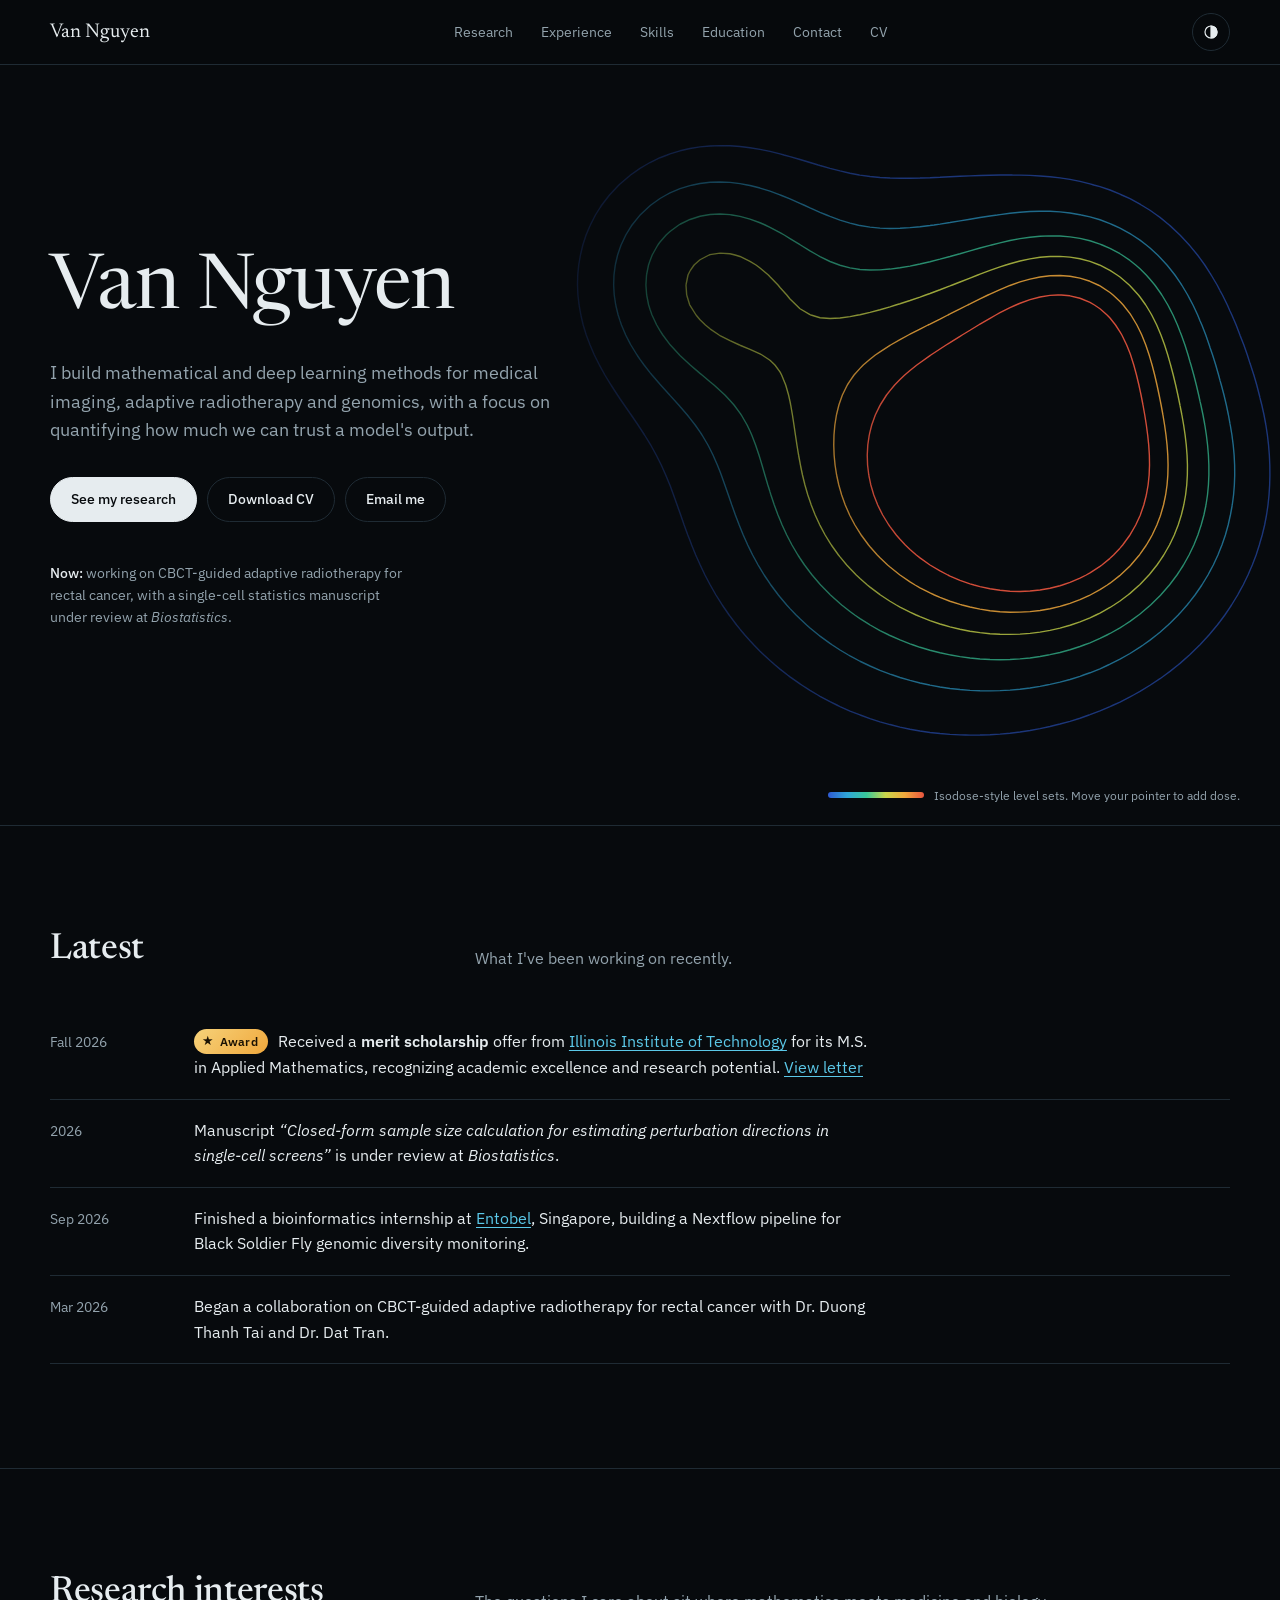
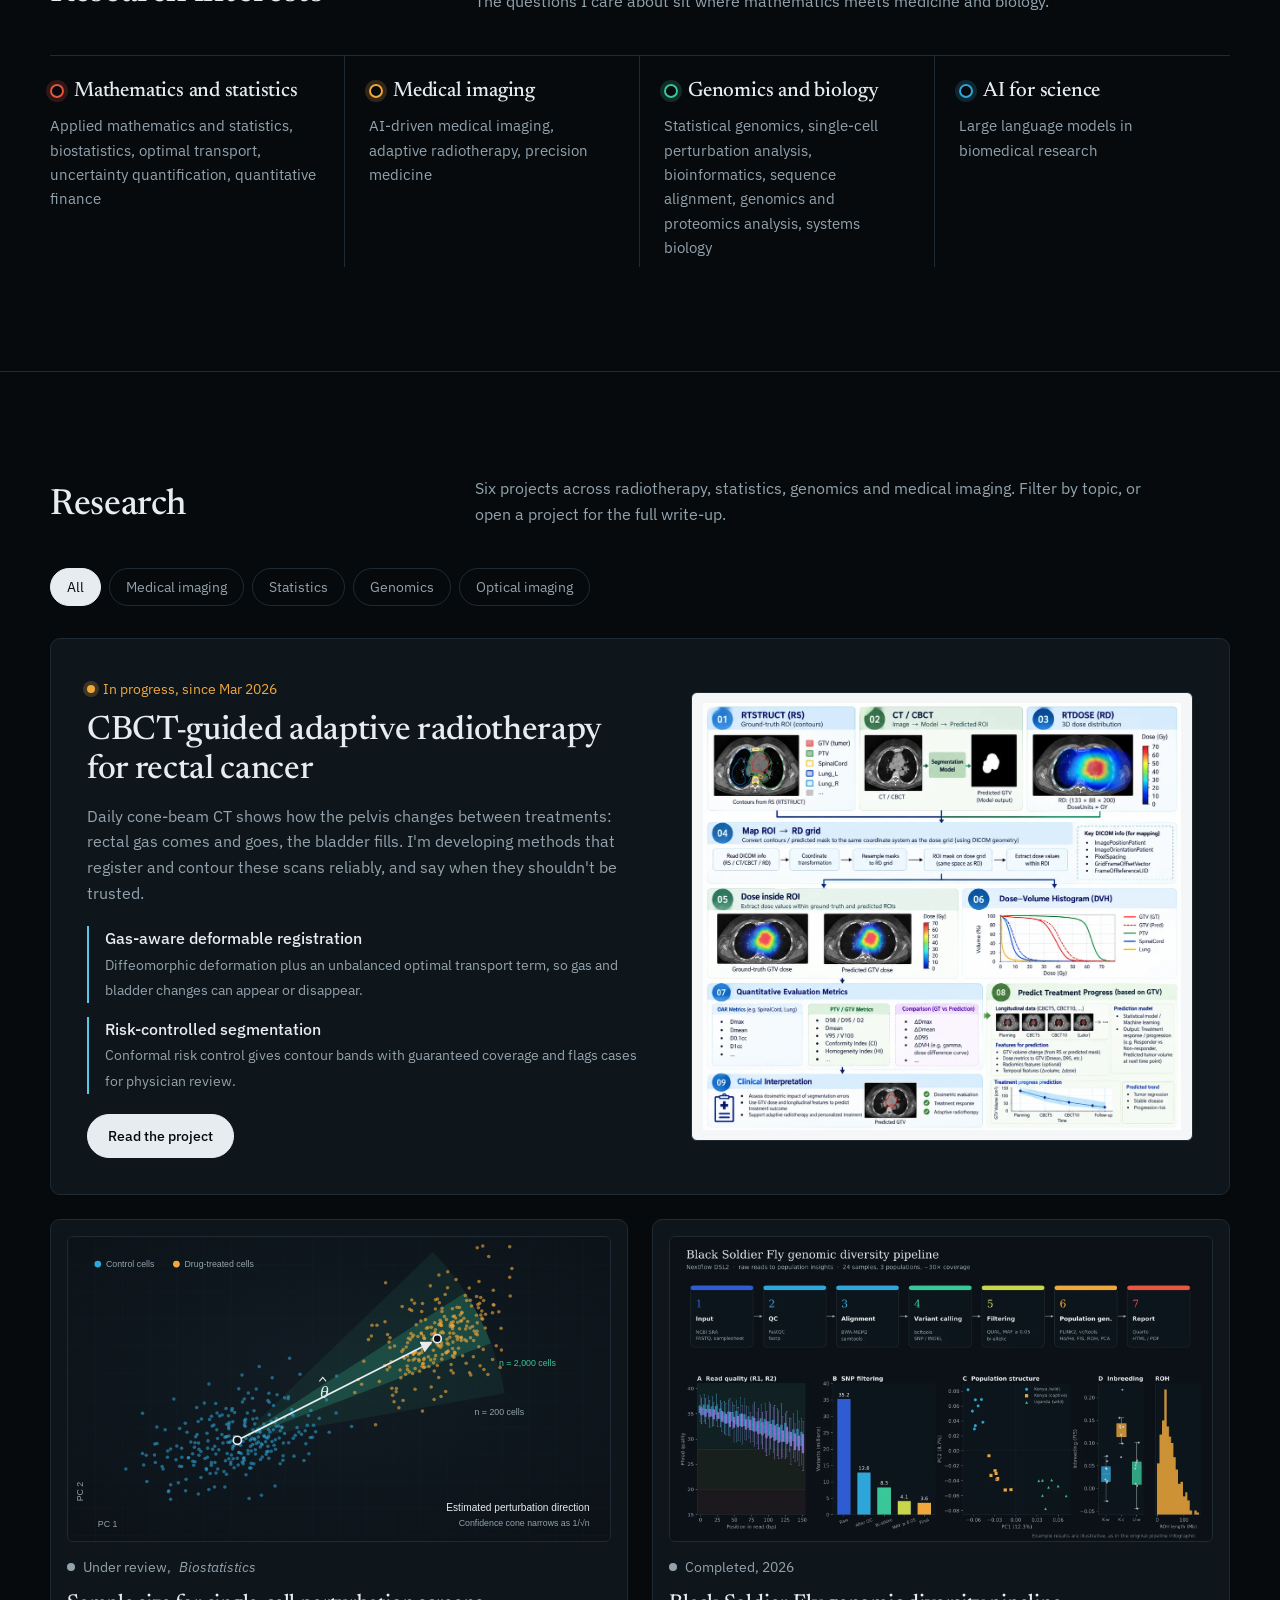
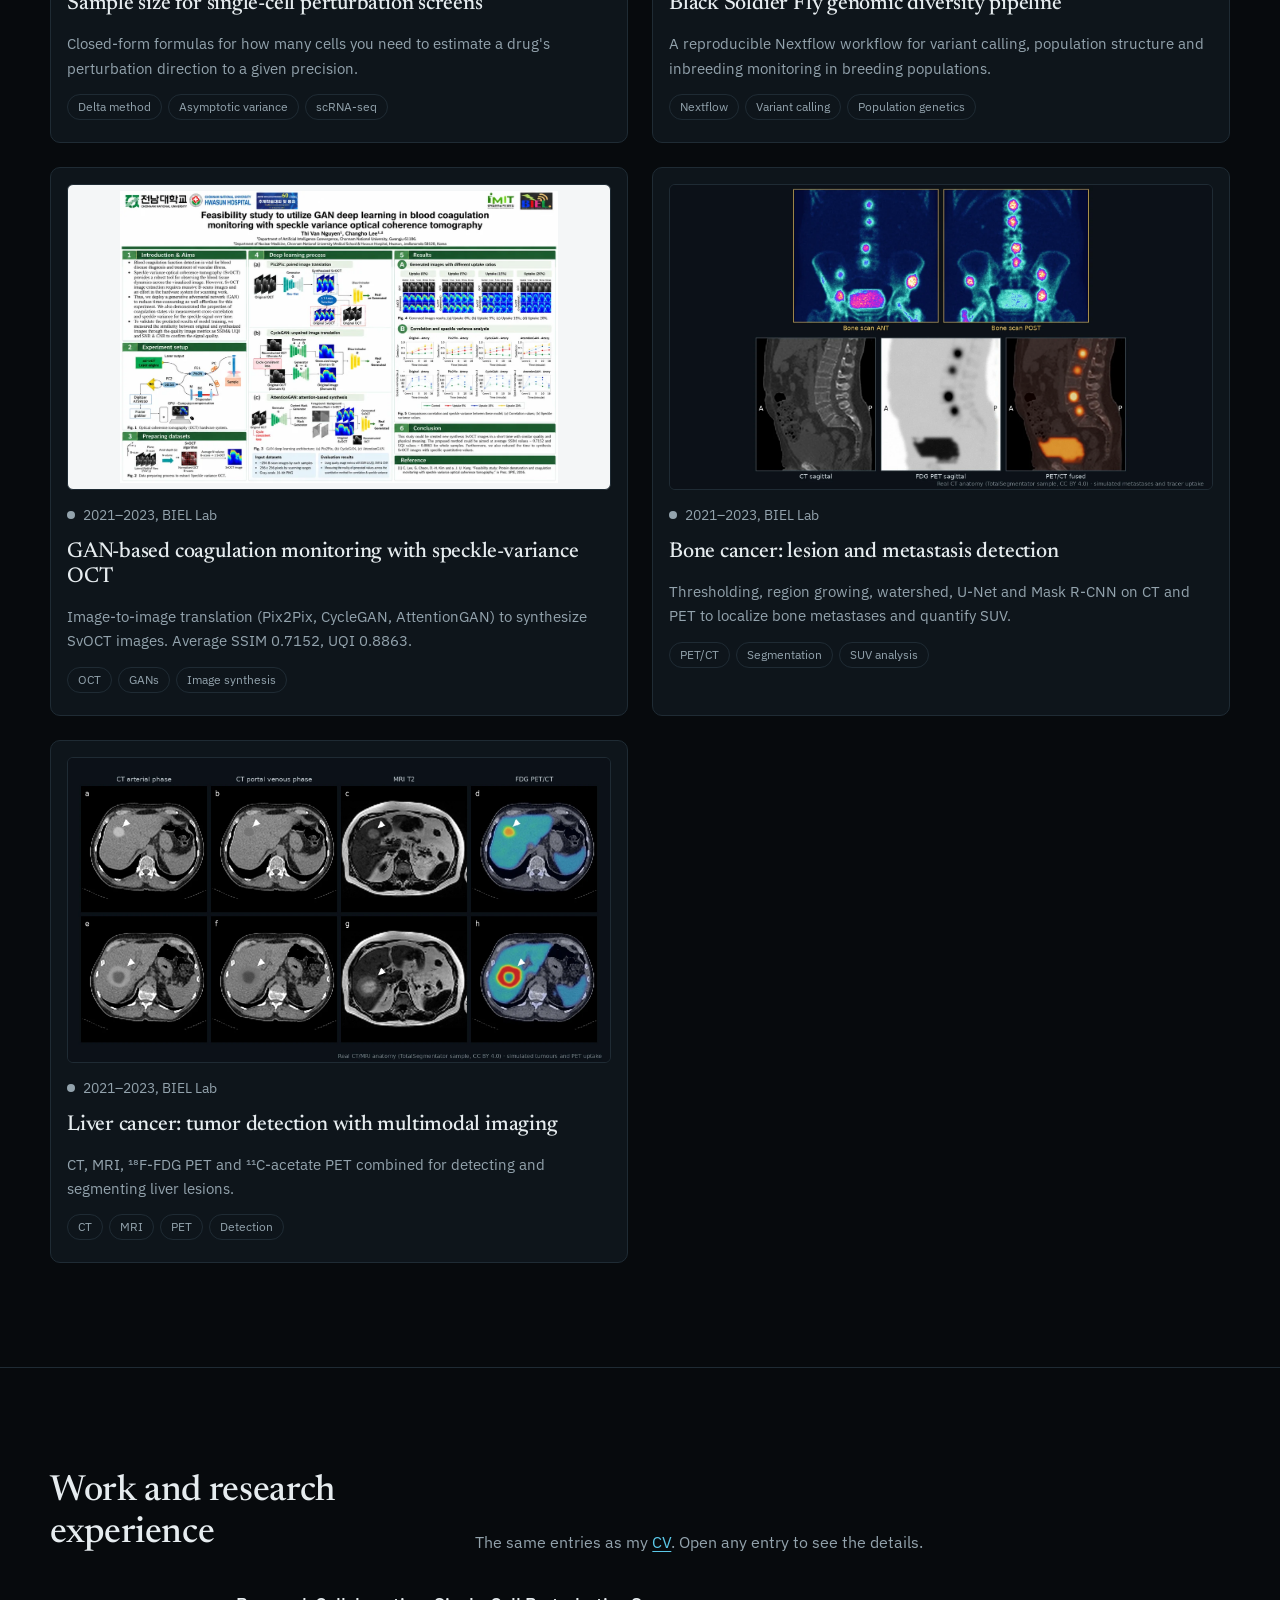
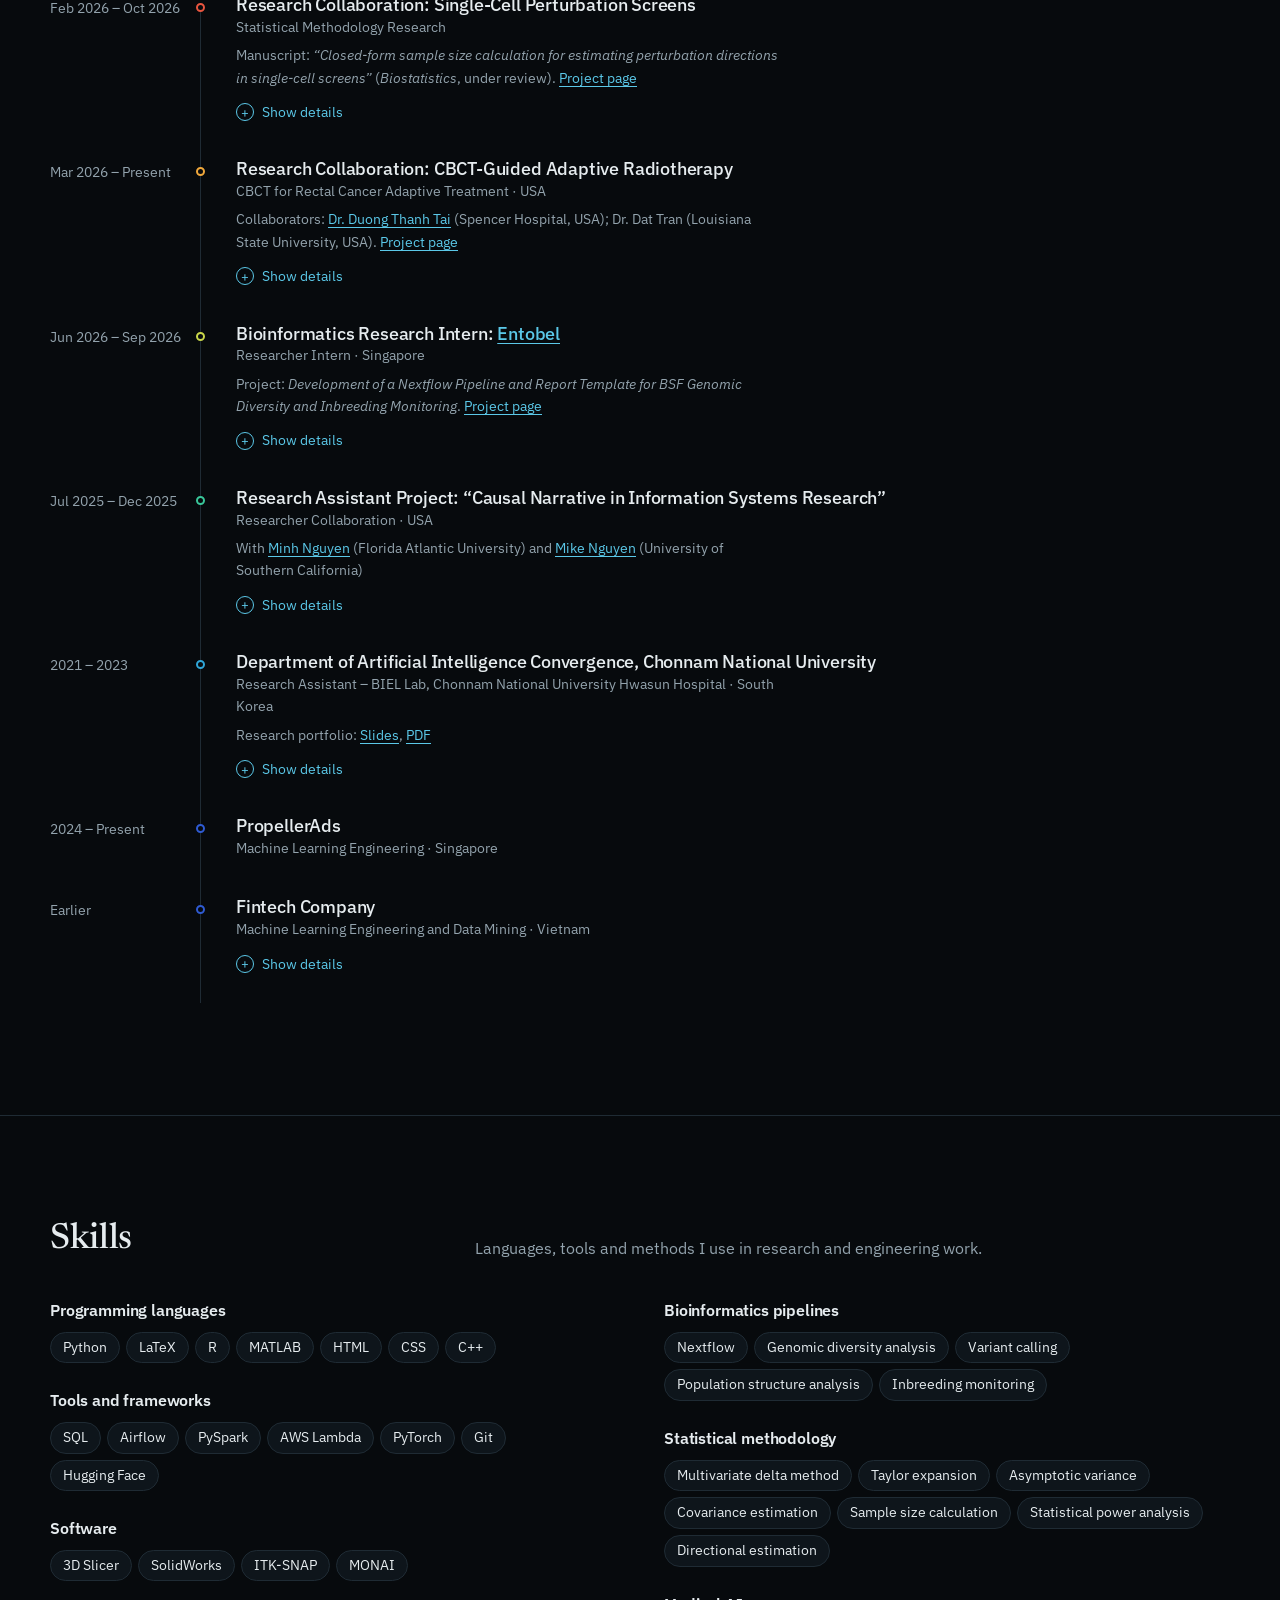
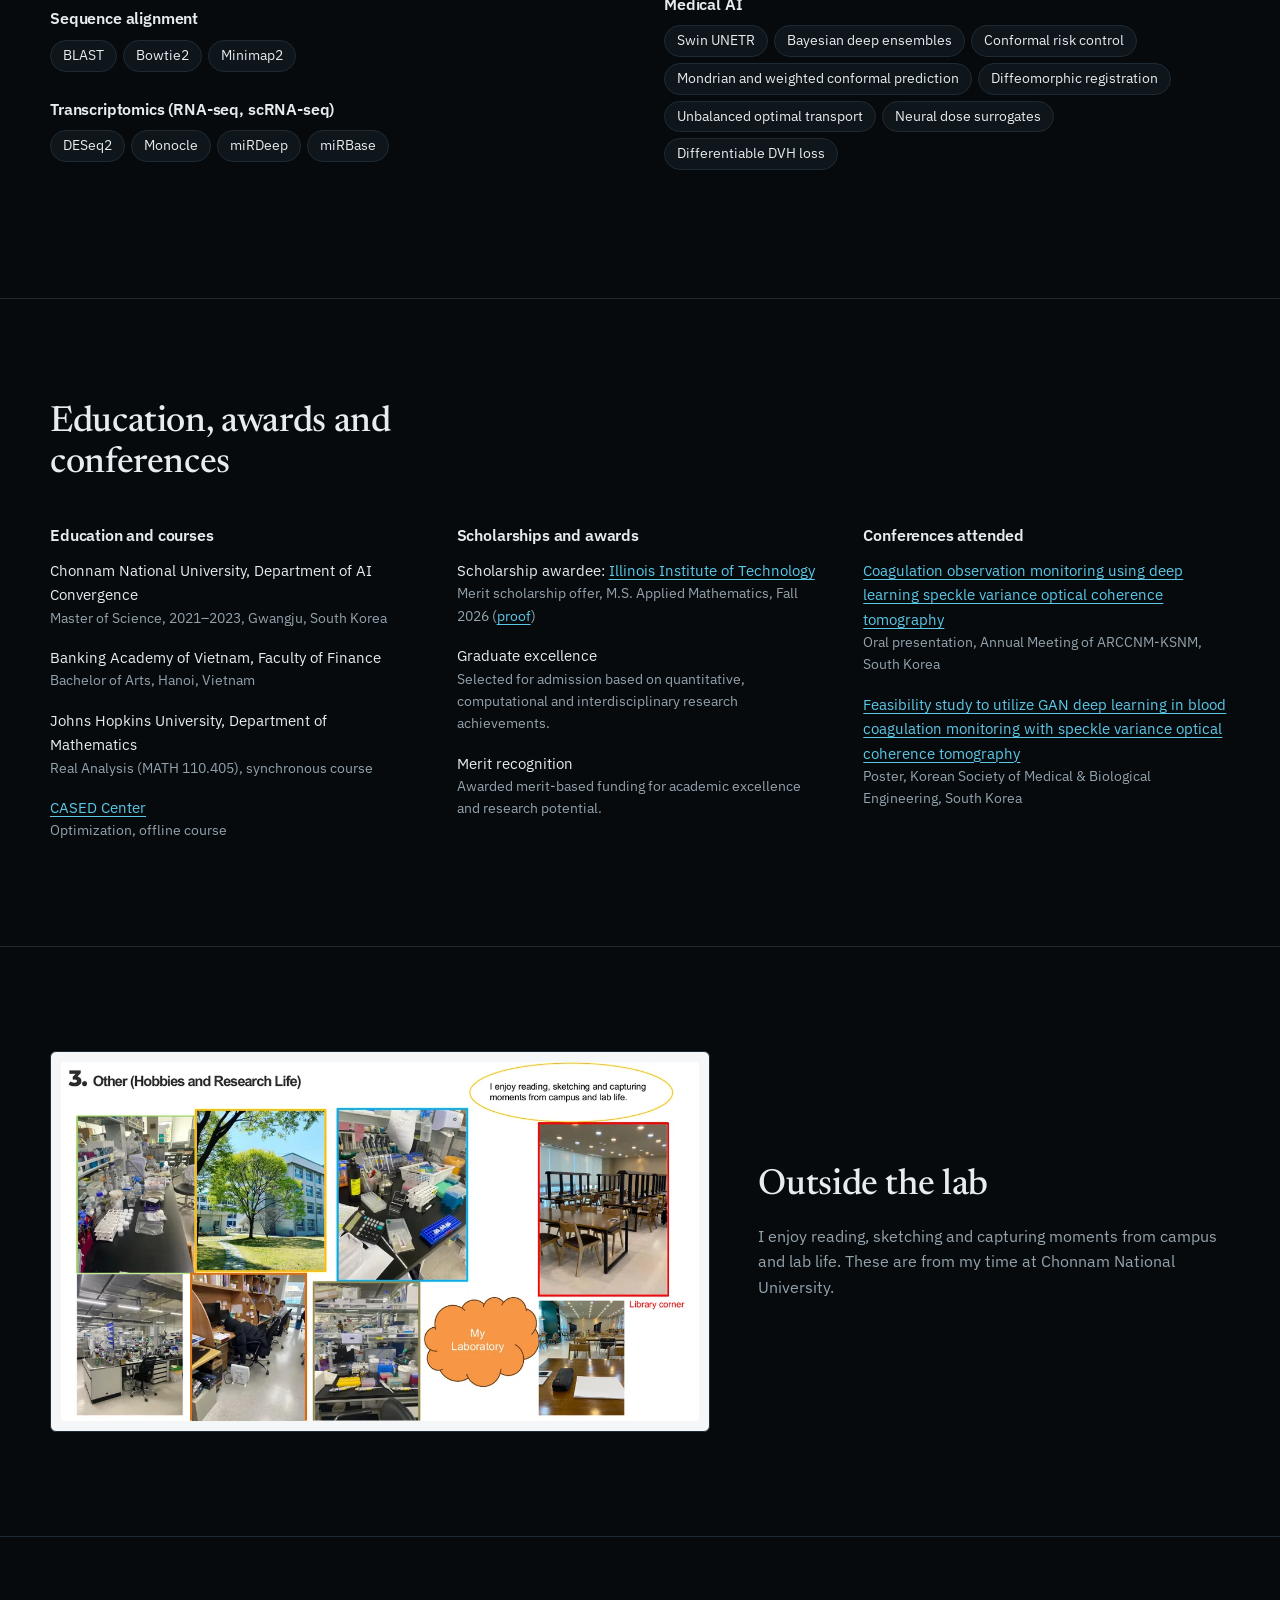
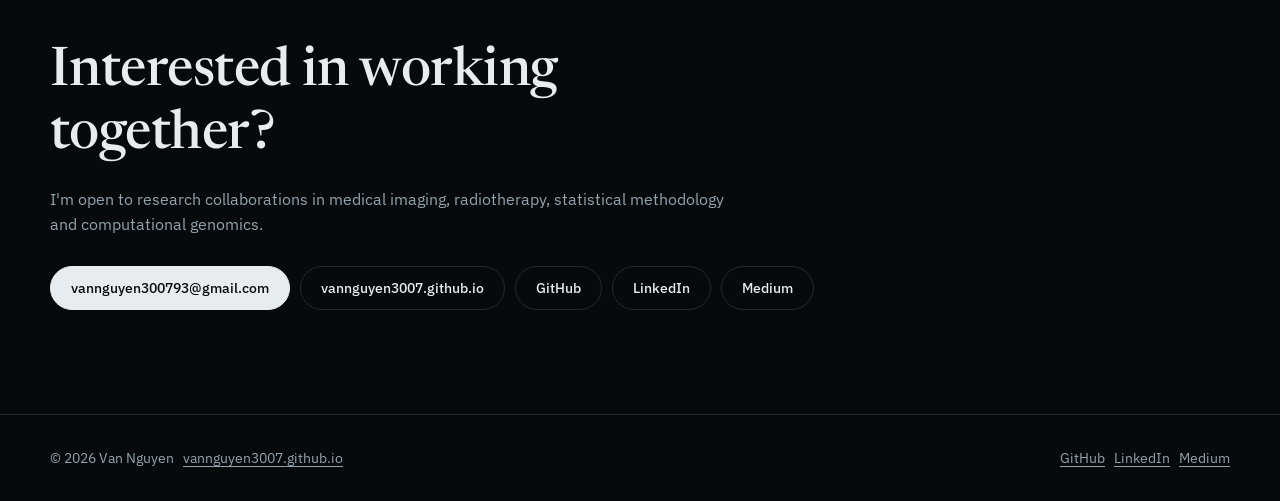
<file: index.html>
<!doctype html>
<html lang="en">
<head>
  <meta charset="utf-8">
  <meta name="viewport" content="width=device-width, initial-scale=1">
  <title>Van Nguyen — Medical imaging, statistics and genomics research</title>
  <meta name="description" content="Van Nguyen builds mathematical and deep learning methods for CBCT-guided radiotherapy, medical imaging, single-cell statistics and genomics.">
  <meta property="og:title" content="Van Nguyen — Research">
  <meta property="og:description" content="Mathematical and deep learning methods for medical imaging, radiotherapy and genomics.">
  <meta property="og:image" content="assets/figures/thumbs/ct-cbct-workflow.webp">
  <link rel="icon" href="data:image/svg+xml,<svg xmlns='http://www.w3.org/2000/svg' viewBox='0 0 32 32'><circle cx='16' cy='16' r='13' fill='none' stroke='%232fa6d8' stroke-width='2'/><circle cx='16' cy='16' r='8' fill='none' stroke='%23f0a83c' stroke-width='2'/><circle cx='16' cy='16' r='3' fill='%23e8553f'/></svg>">
  <link rel="preconnect" href="https://fonts.googleapis.com">
  <link rel="preconnect" href="https://fonts.gstatic.com" crossorigin>
  <link rel="stylesheet" href="https://fonts.googleapis.com/css2?family=IBM+Plex+Sans:wght@400;500;600&family=Newsreader:opsz,wght@6..72,400;6..72,500&display=swap">
  <link rel="stylesheet" href="assets/css/main.css">
  <!-- Apply a saved theme before first paint (avoids a flash) -->
  <script>try{var t=localStorage.getItem("theme");if(t)document.documentElement.dataset.theme=t}catch(e){}</script>
  <script src="assets/js/main.js" defer></script>
</head>
<body>
<a class="skip" href="#main">Skip to content</a>

<!-- ===== HEADER (same on every page; project pages use ../ paths) ===== -->
<header class="site-header">
  <div class="wrap">
    <a class="brand" href="index.html">Van Nguyen</a>
    <nav class="nav" aria-label="Main">
      <a href="#research">Research</a>
      <a href="#experience">Experience</a>
      <a href="#skills">Skills</a>
      <a href="#education">Education</a>
      <a href="#contact">Contact</a>
      <a href="cv/Van_Nguyen_CV.pdf" target="_blank" rel="noopener">CV</a>
    </nav>
    <div style="display:flex;gap:8px">
      <button class="icon-btn" data-theme-toggle aria-label="Switch theme">
        <svg viewBox="0 0 24 24" fill="none" stroke="currentColor" stroke-width="1.6" aria-hidden="true"><circle cx="12" cy="12" r="8"/><path d="M12 4a8 8 0 0 1 0 16z" fill="currentColor"/></svg>
      </button>
      <button class="icon-btn menu-btn" data-menu-toggle aria-label="Open menu" aria-expanded="false">
        <svg viewBox="0 0 24 24" fill="none" stroke="currentColor" stroke-width="1.6" aria-hidden="true"><path d="M4 7h16M4 12h16M4 17h16"/></svg>
      </button>
    </div>
  </div>
</header>

<main id="main">

<!-- ===== HERO ===== -->
<section class="hero">
  <canvas id="isodose" aria-hidden="true"></canvas>
  <div class="wrap">
    <h1>Van Nguyen</h1>
    <p class="lede">I build mathematical and deep learning methods for medical imaging, adaptive radiotherapy and genomics, with a focus on quantifying how much we can trust a model's output.</p>
    <div class="actions">
      <a class="btn btn-primary" href="#research">See my research</a>
      <a class="btn" href="cv/Van_Nguyen_CV.pdf" target="_blank" rel="noopener">Download CV</a>
      <a class="btn" href="mailto:vannguyen300793@gmail.com">Email me</a>
    </div>
    <p class="now"><strong>Now:</strong> working on CBCT-guided adaptive radiotherapy for rectal cancer, with a single-cell statistics manuscript under review at <em>Biostatistics</em>.</p>
  </div>
  <div class="hero-caption" aria-hidden="true"><span class="ramp"></span> Isodose-style level sets. Move your pointer to add dose.</div>
</section>

<!-- ===== NEWS (newest first; add a new <li> at the top) ===== -->
<section class="section" id="news">
  <div class="wrap">
    <div class="section-head">
      <h2>Latest</h2>
      <p>What I've been working on recently.</p>
    </div>
    <ol class="news">
      <li class="is-award"><time>Fall 2026</time><p><span class="badge">Award</span>Received a <strong>merit scholarship</strong> offer from <a href="https://www.iit.edu" target="_blank" rel="noopener">Illinois Institute of Technology</a> for its M.S. in Applied Mathematics, recognizing academic excellence and research potential. <a href="https://drive.google.com/file/d/1VCt526qvBpE7OSZRgID-w9DDtick_YuT/view?usp=sharing" target="_blank" rel="noopener">View letter</a></p></li>
      <li><time>2026</time><p>Manuscript <em>“Closed-form sample size calculation for estimating perturbation directions in single-cell screens”</em> is under review at <em>Biostatistics</em>.</p></li>
      <li><time>Sep 2026</time><p>Finished a bioinformatics internship at <a href="https://entobel.com" target="_blank" rel="noopener">Entobel</a>, Singapore, building a Nextflow pipeline for Black Soldier Fly genomic diversity monitoring.</p></li>
      <li><time>Mar 2026</time><p>Began a collaboration on CBCT-guided adaptive radiotherapy for rectal cancer with Dr. Duong Thanh Tai and Dr. Dat Tran.</p></li>
    </ol>
  </div>
</section>

<!-- ===== RESEARCH INTERESTS (from the CV, grouped into four areas) ===== -->
<section class="section" id="interests">
  <div class="wrap">
    <div class="section-head">
      <h2>Research interests</h2>
      <p>The questions I care about sit where mathematics meets medicine and biology.</p>
    </div>
    <div class="interests">
      <div class="interest" style="--mark: var(--iso-6)"><h3>Mathematics and statistics</h3><p>Applied mathematics and statistics, biostatistics, optimal transport, uncertainty quantification, quantitative finance</p></div>
      <div class="interest" style="--mark: var(--iso-5)"><h3>Medical imaging</h3><p>AI-driven medical imaging, adaptive radiotherapy, precision medicine</p></div>
      <div class="interest" style="--mark: var(--iso-3)"><h3>Genomics and biology</h3><p>Statistical genomics, single-cell perturbation analysis, bioinformatics, sequence alignment, genomics and proteomics analysis, systems biology</p></div>
      <div class="interest" style="--mark: var(--iso-2)"><h3>AI for science</h3><p>Large language models in biomedical research</p></div>
    </div>
  </div>
</section>

<!-- ===== RESEARCH =====
     To add a project: copy one <article class="project"> block, change the
     link, image, text and data-topics. Topics must match a filter button. -->
<section class="section" id="research">
  <div class="wrap">
    <div class="section-head">
      <h2>Research</h2>
      <p>Six projects across radiotherapy, statistics, genomics and medical imaging. Filter by topic, or open a project for the full write-up.</p>
    </div>

    <div class="filters" role="group" aria-label="Filter projects by topic">
      <button data-filter="all" aria-pressed="true">All</button>
      <button data-filter="imaging" aria-pressed="false">Medical imaging</button>
      <button data-filter="stats" aria-pressed="false">Statistics</button>
      <button data-filter="genomics" aria-pressed="false">Genomics</button>
      <button data-filter="optics" aria-pressed="false">Optical imaging</button>
    </div>

    <!-- Featured (current) project -->
    <article class="feature" data-topics="imaging stats">
      <div>
        <span class="status is-active">In progress, since Mar 2026</span>
        <h3>CBCT-guided adaptive radiotherapy for rectal cancer</h3>
        <p class="muted">Daily cone-beam CT shows how the pelvis changes between treatments: rectal gas comes and goes, the bladder fills. I'm developing methods that register and contour these scans reliably, and say when they shouldn't be trusted.</p>
        <ul class="directions">
          <li><strong>Gas-aware deformable registration</strong><span>Diffeomorphic deformation plus an unbalanced optimal transport term, so gas and bladder changes can appear or disappear.</span></li>
          <li><strong>Risk-controlled segmentation</strong><span>Conformal risk control gives contour bands with guaranteed coverage and flags cases for physician review.</span></li>
        </ul>
        <a class="btn btn-primary" href="research/radiotherapy.html">Read the project</a>
      </div>
      <a class="plate" href="assets/figures/ct-cbct-workflow.png" target="_blank" rel="noopener" aria-label="Open the CT/CBCT workflow figure at full size">
        <img src="assets/figures/thumbs/ct-cbct-workflow.webp" alt="Workflow diagram: RTSTRUCT contours, CT/CBCT segmentation and RTDOSE are mapped to one dose grid, then compared with dose-volume histograms and tracked across treatment fractions." width="1100" height="981" loading="lazy">
      </a>
    </article>

    <div class="projects">
      <article class="project" data-topics="stats genomics">
        <a class="plate plate-art" href="research/perturbation.html" aria-label="Open the perturbation project">
          <img src="assets/figures/art/perturbation.svg" alt="Illustration: control and drug-treated cells in PCA space, with the estimated perturbation direction and confidence cones that narrow as the number of cells grows." width="800" height="450" loading="lazy">
        </a>
        <div class="meta"><span class="status">Under review, <em>Biostatistics</em></span></div>
        <h3><a href="research/perturbation.html">Sample size for single-cell perturbation screens</a></h3>
        <p>Closed-form formulas for how many cells you need to estimate a drug's perturbation direction to a given precision.</p>
        <ul class="tags"><li>Delta method</li><li>Asymptotic variance</li><li>scRNA-seq</li></ul>
      </article>

      <article class="project" data-topics="genomics">
        <a class="plate plate-art" href="research/genomics.html" aria-label="Open the genomics pipeline project">
          <img src="assets/figures/art/bsf-genomics.webp" alt="Seven-step Nextflow pipeline from NCBI SRA reads to a Quarto report, with example results: read quality, SNP filtering from 35.2 to 3.6 million variants, PCA of three populations, and inbreeding and runs of homozygosity." width="1600" height="900" loading="lazy">
        </a>
        <div class="meta"><span class="status">Completed, 2026</span></div>
        <h3><a href="research/genomics.html">Black Soldier Fly genomic diversity pipeline</a></h3>
        <p>A reproducible Nextflow workflow for variant calling, population structure and inbreeding monitoring in breeding populations.</p>
        <ul class="tags"><li>Nextflow</li><li>Variant calling</li><li>Population genetics</li></ul>
      </article>

      <article class="project" data-topics="optics imaging">
        <a class="plate" href="assets/figures/gan-svoct-original-poster.png" target="_blank" rel="noopener" aria-label="Open poster at full size">
          <img src="assets/figures/thumbs/gan-svoct-original-poster.webp" alt="Research poster on GAN-based synthesis of speckle-variance OCT images for blood coagulation monitoring." loading="lazy">
        </a>
        <div class="meta"><span class="status">2021–2023, BIEL Lab</span></div>
        <h3><a href="research/svoct.html">GAN-based coagulation monitoring with speckle-variance OCT</a></h3>
        <p>Image-to-image translation (Pix2Pix, CycleGAN, AttentionGAN) to synthesize SvOCT images. Average SSIM 0.7152, UQI 0.8863.</p>
        <ul class="tags"><li>OCT</li><li>GANs</li><li>Image synthesis</li></ul>
      </article>

      <article class="project" data-topics="imaging">
        <a class="plate plate-art" href="research/bone.html" aria-label="Open the bone cancer project">
          <img src="assets/figures/art/bone-cancer.webp" alt="Bone metastases on a real CT of the lumbar spine and pelvis: anterior and posterior bone-scan views with hotspots, sagittal CT, FDG PET and fused PET/CT. Lesions and tracer uptake are simulated." width="1600" height="900" loading="lazy">
        </a>
        <div class="meta"><span class="status">2021–2023, BIEL Lab</span></div>
        <h3><a href="research/bone.html">Bone cancer: lesion and metastasis detection</a></h3>
        <p>Thresholding, region growing, watershed, U-Net and Mask R-CNN on CT and PET to localize bone metastases and quantify SUV.</p>
        <ul class="tags"><li>PET/CT</li><li>Segmentation</li><li>SUV analysis</li></ul>
      </article>

      <article class="project" data-topics="imaging">
        <a class="plate plate-art" href="research/liver.html" aria-label="Open the liver cancer project">
          <img src="assets/figures/art/liver-cancer.webp" alt="Two liver tumors on real abdominal CT and MRI: arterial and portal venous CT, T2 MRI and FDG PET/CT, with arrowheads marking the lesions. Tumors and PET uptake are simulated." width="1600" height="900" loading="lazy">
        </a>
        <div class="meta"><span class="status">2021–2023, BIEL Lab</span></div>
        <h3><a href="research/liver.html">Liver cancer: tumor detection with multimodal imaging</a></h3>
        <p>CT, MRI, ¹⁸F-FDG PET and ¹¹C-acetate PET combined for detecting and segmenting liver lesions.</p>
        <ul class="tags"><li>CT</li><li>MRI</li><li>PET</li><li>Detection</li></ul>
      </article>
    </div>
  </div>
</section>

<!-- ===== EXPERIENCE (same order and wording as the CV) =====
     Each entry: date, title, role/location, one meta line, and an
     expandable <details> list with the CV bullet points. -->
<section class="section" id="experience">
  <div class="wrap">
    <div class="section-head">
      <h2>Work and research experience</h2>
      <p>The same entries as my <a href="cv/Van_Nguyen_CV.pdf" target="_blank" rel="noopener">CV</a>. Open any entry to see the details.</p>
    </div>
    <ol class="timeline">
      <li><time>Feb 2026 – Oct 2026</time><div>
        <h3>Research Collaboration: Single-Cell Perturbation Screens</h3>
        <p class="org">Statistical Methodology Research</p>
        <p class="meta-line">Manuscript: <em>“Closed-form sample size calculation for estimating perturbation directions in single-cell screens”</em> (<em>Biostatistics</em>, under review). <a href="research/perturbation.html">Project page</a></p>
        <details>
          <summary><span class="when-closed">Show details</span><span class="when-open">Hide details</span></summary>
          <ul>
            <li><strong>Statistical Methodology:</strong> Developed a theoretical framework using the Multivariate Delta Method, Taylor Expansion, and Asymptotic Variance to quantify uncertainty in drug-induced perturbation direction estimates.</li>
            <li><strong>Sample Size Estimation:</strong> Derived closed-form sample size approximations based on Covariance Propagation, Signal-to-Noise Ratio, and Directional Estimation Precision.</li>
            <li><strong>Drug-Response Analysis:</strong> Investigated the effects of biological and technical noise on perturbation direction estimation and drug-response signals in single-cell screening experiments.</li>
          </ul>
        </details></div></li>
      <li><time>Mar 2026 – Present</time><div>
        <h3>Research Collaboration: CBCT-Guided Adaptive Radiotherapy</h3>
        <p class="org">CBCT for Rectal Cancer Adaptive Treatment · USA</p>
        <p class="meta-line">Collaborators: <a href="https://sites.google.com/view/drduongthanhtai/" target="_blank" rel="noopener">Dr. Duong Thanh Tai</a> (Spencer Hospital, USA); Dr. Dat Tran (Louisiana State University, USA). <a href="research/radiotherapy.html">Project page</a></p>
        <details>
          <summary><span class="when-closed">Show details</span><span class="when-open">Hide details</span></summary>
          <ul>
            <li><strong>Gas-Aware Deformable Registration:</strong> Formulating CBCT–CT registration as a diffeomorphic deformation coupled with a Wasserstein–Fisher–Rao (unbalanced optimal transport) source term to model rectal gas and bladder-filling changes, benchmarked against VoxelMorph and TransMorph on contour propagation and dose accumulation.</li>
            <li><strong>Risk-Controlled Segmentation:</strong> Wrapping Swin UNETR and Bayesian Deep Ensembles in Conformal Risk Control with Mondrian and Weighted Conformal Prediction, producing contour bands with finite-sample guarantees on missed CTV volume to flag cases for radiation oncologist review.</li>
            <li><strong>Counterfactual Dosimetry:</strong> Using Neural Dose Surrogates, Bilevel Optimization, and Differentiable DVH Loss to quantify the dosimetric impact of residual segmentation errors.</li>
            <li><strong>Data and Validation:</strong> Exploring SynthRAD2025, COBRA2026, and institutional rectal CBCT/CT datasets with expert contours and radiotherapy dose records for geometric and dosimetric evaluation, subject to data availability.</li>
          </ul>
        </details></div></li>
      <li><time>Jun 2026 – Sep 2026</time><div>
        <h3>Bioinformatics Research Intern: <a href="https://entobel.com" target="_blank" rel="noopener">Entobel</a></h3>
        <p class="org">Researcher Intern · Singapore</p>
        <p class="meta-line">Project: <em>Development of a Nextflow Pipeline and Report Template for BSF Genomic Diversity and Inbreeding Monitoring</em>. <a href="research/genomics.html">Project page</a></p>
        <details>
          <summary><span class="when-closed">Show details</span><span class="when-open">Hide details</span></summary>
          <ul>
            <li><strong>Pipeline Development:</strong> Designed and implemented a scalable Nextflow-based bioinformatics workflow for automated processing and analysis of Black Soldier Fly (BSF) genomic sequencing data.</li>
            <li><strong>Genomic Diversity and Inbreeding Analysis:</strong> Developed analytical modules for genomic diversity assessment, population structure evaluation, and inbreeding coefficient monitoring across BSF breeding populations.</li>
            <li><strong>Workflow Automation and Reporting:</strong> Integrated quality control, variant calling, statistical summarization, and automated report generation into a reproducible computational framework for genomic monitoring.</li>
            <li><strong>Industrial Bioinformatics Collaboration:</strong> Collaborated with research and technical teams to optimize computational reproducibility and support data-driven breeding strategy decisions for sustainable industrial insect production.</li>
          </ul>
        </details></div></li>
      <li><time>Jul 2025 – Dec 2025</time><div>
        <h3>Research Assistant Project: “Causal Narrative in Information Systems Research”</h3>
        <p class="org">Researcher Collaboration · USA</p>
        <p class="meta-line">With <a href="https://sites.google.com/view/minhn/" target="_blank" rel="noopener">Minh Nguyen</a> (Florida Atlantic University) and <a href="https://mikenguyen.netlify.app/about/" target="_blank" rel="noopener">Mike Nguyen</a> (University of Southern California)</p>
        <details>
          <summary><span class="when-closed">Show details</span><span class="when-open">Hide details</span></summary>
          <ul>
            <li><strong>Research Material Documentation:</strong> Collected and organized research documents and papers for literature review; managed references and maintained clear documentation to support the project workflow.</li>
            <li><strong>Data Collection Support:</strong> Gathered causal narratives from surveys, interviews, and online platforms; logged sources and key metadata to ensure traceability and research readiness.</li>
            <li><strong>Feature Preparation:</strong> Transformed raw narratives into structured datasets by deriving interpretable indicators; documented workflows and produced summaries to support analysis and manuscript development.</li>
          </ul>
        </details></div></li>
      <li><time>2021 – 2023</time><div>
        <h3>Department of Artificial Intelligence Convergence, Chonnam National University</h3>
        <p class="org">Research Assistant – BIEL Lab, Chonnam National University Hwasun Hospital · South Korea</p>
        <p class="meta-line">Research portfolio: <a href="https://docs.google.com/presentation/d/1il64xRwhcfg3HEtFBTmA8xHugnTxbl1j/edit?usp=sharing" target="_blank" rel="noopener">Slides</a>, <a href="https://drive.google.com/file/d/1CHwgnTUu1biOdtJnC6Mwc9GXCG59Xieb/view?usp=share_link" target="_blank" rel="noopener">PDF</a></p>
        <details>
          <summary><span class="when-closed">Show details</span><span class="when-open">Hide details</span></summary>
          <ul>
            <li><strong>AI-Driven Medical Imaging:</strong> Leveraged deep learning models and computer vision techniques to detect and localize tumors in critical anatomical regions from medical imaging data.</li>
            <li><strong>Research Projects:</strong> <a href="research/liver.html">Tumor detection in liver imaging</a> (CT, MRI, ¹⁸F-FDG PET, ¹¹C-ACT PET); <a href="research/bone.html">tumor detection in bone imaging</a> (thresholding, region growing, U-Net, Mask R-CNN); multimodal tumor characterization (PET, CT, MRI); <a href="research/svoct.html">optical coherence tomography</a> (speckle variance and GANs for tissue coagulation).</li>
            <li><strong>Collaboration with Healthcare Professionals:</strong> Worked with physicians and research teams to understand anatomical knowledge and clinical challenges in medical imaging.</li>
            <li><strong>Literature Review:</strong> Reviewed deep learning applications in medical imaging and biomedical research.</li>
          </ul>
        </details></div></li>
      <li><time>2024 – Present</time><div>
        <h3>PropellerAds</h3>
        <p class="org">Machine Learning Engineering · Singapore</p></div></li>
      <li><time>Earlier</time><div>
        <h3>Fintech Company</h3>
        <p class="org">Machine Learning Engineering and Data Mining · Vietnam</p>
        <details>
          <summary><span class="when-closed">Show details</span><span class="when-open">Hide details</span></summary>
          <ul>
            <li><strong>Developing Credit Scoring Models:</strong> Utilized regression analysis and machine learning algorithms for credit scoring, risk assessment, and financial forecasting.</li>
            <li><strong>Risk Reduction in Credit Portfolio:</strong> Optimized credit scoring models through feature selection and predictive modeling to support credit risk management.</li>
          </ul>
        </details></div></li>
    </ol>
  </div>
</section>

<!-- ===== SKILLS (grouped as in the CV) ===== -->
<section class="section" id="skills">
  <div class="wrap">
    <div class="section-head">
      <h2>Skills</h2>
      <p>Languages, tools and methods I use in research and engineering work.</p>
    </div>
    <div class="skills">
      <div class="skill-group"><h3>Programming languages</h3><ul class="tags"><li>Python</li><li>LaTeX</li><li>R</li><li>MATLAB</li><li>HTML</li><li>CSS</li><li>C++</li></ul></div>
      <div class="skill-group"><h3>Tools and frameworks</h3><ul class="tags"><li>SQL</li><li>Airflow</li><li>PySpark</li><li>AWS Lambda</li><li>PyTorch</li><li>Git</li><li>Hugging Face</li></ul></div>
      <div class="skill-group"><h3>Software</h3><ul class="tags"><li>3D Slicer</li><li>SolidWorks</li><li>ITK-SNAP</li><li>MONAI</li></ul></div>
      <div class="skill-group"><h3>Sequence alignment</h3><ul class="tags"><li>BLAST</li><li>Bowtie2</li><li>Minimap2</li></ul></div>
      <div class="skill-group"><h3>Transcriptomics (RNA-seq, scRNA-seq)</h3><ul class="tags"><li>DESeq2</li><li>Monocle</li><li>miRDeep</li><li>miRBase</li></ul></div>
      <div class="skill-group"><h3>Bioinformatics pipelines</h3><ul class="tags"><li>Nextflow</li><li>Genomic diversity analysis</li><li>Variant calling</li><li>Population structure analysis</li><li>Inbreeding monitoring</li></ul></div>
      <div class="skill-group"><h3>Statistical methodology</h3><ul class="tags"><li>Multivariate delta method</li><li>Taylor expansion</li><li>Asymptotic variance</li><li>Covariance estimation</li><li>Sample size calculation</li><li>Statistical power analysis</li><li>Directional estimation</li></ul></div>
      <div class="skill-group"><h3>Medical AI</h3><ul class="tags"><li>Swin UNETR</li><li>Bayesian deep ensembles</li><li>Conformal risk control</li><li>Mondrian and weighted conformal prediction</li><li>Diffeomorphic registration</li><li>Unbalanced optimal transport</li><li>Neural dose surrogates</li><li>Differentiable DVH loss</li></ul></div>
    </div>
  </div>
</section>

<!-- ===== EDUCATION, SCHOLARSHIPS, CONFERENCES ===== -->
<section class="section" id="education">
  <div class="wrap">
    <div class="section-head"><h2>Education, awards and conferences</h2></div>
    <div class="columns">
      <div>
        <h3>Education and courses</h3>
        <ul class="plain-list">
          <li>Chonnam National University, Department of AI Convergence<span>Master of Science, 2021–2023, Gwangju, South Korea</span></li>
          <li>Banking Academy of Vietnam, Faculty of Finance<span>Bachelor of Arts, Hanoi, Vietnam</span></li>
          <li>Johns Hopkins University, Department of Mathematics<span>Real Analysis (MATH 110.405), synchronous course</span></li>
          <li><a href="https://depocen.org/en/cased-intro/" target="_blank" rel="noopener">CASED Center</a><span>Optimization, offline course</span></li>
        </ul>
      </div>
      <div>
        <h3>Scholarships and awards</h3>
        <ul class="plain-list">
          <li>Scholarship awardee: <a href="https://www.iit.edu" target="_blank" rel="noopener">Illinois Institute of Technology</a><span>Merit scholarship offer, M.S. Applied Mathematics, Fall 2026 (<a href="https://drive.google.com/file/d/1VCt526qvBpE7OSZRgID-w9DDtick_YuT/view?usp=sharing" target="_blank" rel="noopener">proof</a>)</span></li>
          <li>Graduate excellence<span>Selected for admission based on quantitative, computational and interdisciplinary research achievements.</span></li>
          <li>Merit recognition<span>Awarded merit-based funding for academic excellence and research potential.</span></li>
        </ul>
      </div>
      <div>
        <h3>Conferences attended</h3>
        <ul class="plain-list">
          <li><a href="https://drive.google.com/file/d/1wRw5Jvd4H7Z7yaCwf6Fahqw2ghIo4lbF/view" target="_blank" rel="noopener">Coagulation observation monitoring using deep learning speckle variance optical coherence tomography</a><span>Oral presentation, Annual Meeting of ARCCNM-KSNM, South Korea</span></li>
          <li><a href="https://drive.google.com/file/d/1g0dbCnCMy5H1PakHXcQETysFvpnIYTBQ/view?usp=sharing" target="_blank" rel="noopener">Feasibility study to utilize GAN deep learning in blood coagulation monitoring with speckle variance optical coherence tomography</a><span>Poster, Korean Society of Medical &amp; Biological Engineering, South Korea</span></li>
        </ul>
      </div>
    </div>
  </div>
</section>

<!-- ===== RESEARCH LIFE ===== -->
<section class="section" id="life">
  <div class="wrap split">
    <a class="plate" href="assets/figures/research-page-8.png" target="_blank" rel="noopener" aria-label="Open photo collage at full size">
      <img src="assets/figures/thumbs/research-page-8.webp" alt="Photo collage of the lab bench, campus trees and the library corner at Chonnam National University." loading="lazy">
    </a>
    <div>
      <h2>Outside the lab</h2>
      <p class="muted" style="margin-top:16px">I enjoy reading, sketching and capturing moments from campus and lab life. These are from my time at Chonnam National University.</p>
    </div>
  </div>
</section>

<!-- ===== CONTACT ===== -->
<section class="section contact" id="contact">
  <div class="wrap">
    <h2>Interested in working together?</h2>
    <p class="muted">I'm open to research collaborations in medical imaging, radiotherapy, statistical methodology and computational genomics.</p>
    <div class="contact-links">
      <a class="btn btn-primary" href="mailto:vannguyen300793@gmail.com">vannguyen300793@gmail.com</a>
      <a class="btn" href="https://vannguyen3007.github.io">vannguyen3007.github.io</a>
      <a class="btn" href="https://github.com/vannguyen3007" target="_blank" rel="noopener">GitHub</a>
      <a class="btn" href="https://www.linkedin.com/in/van-nguyen-b05455b2/" target="_blank" rel="noopener">LinkedIn</a>
      <a class="btn" href="https://medium.com/@vannguyen-8073" target="_blank" rel="noopener">Medium</a>
    </div>
  </div>
</section>

</main>

<!-- ===== FOOTER ===== -->
<footer class="site-footer">
  <div class="wrap">
    <span>© 2026 Van Nguyen &nbsp; <a href="https://vannguyen3007.github.io">vannguyen3007.github.io</a></span>
    <span><a href="https://github.com/vannguyen3007" target="_blank" rel="noopener">GitHub</a> &nbsp; <a href="https://www.linkedin.com/in/van-nguyen-b05455b2/" target="_blank" rel="noopener">LinkedIn</a> &nbsp; <a href="https://medium.com/@vannguyen-8073" target="_blank" rel="noopener">Medium</a></span>
  </div>
</footer>
</body>
</html>
</file>
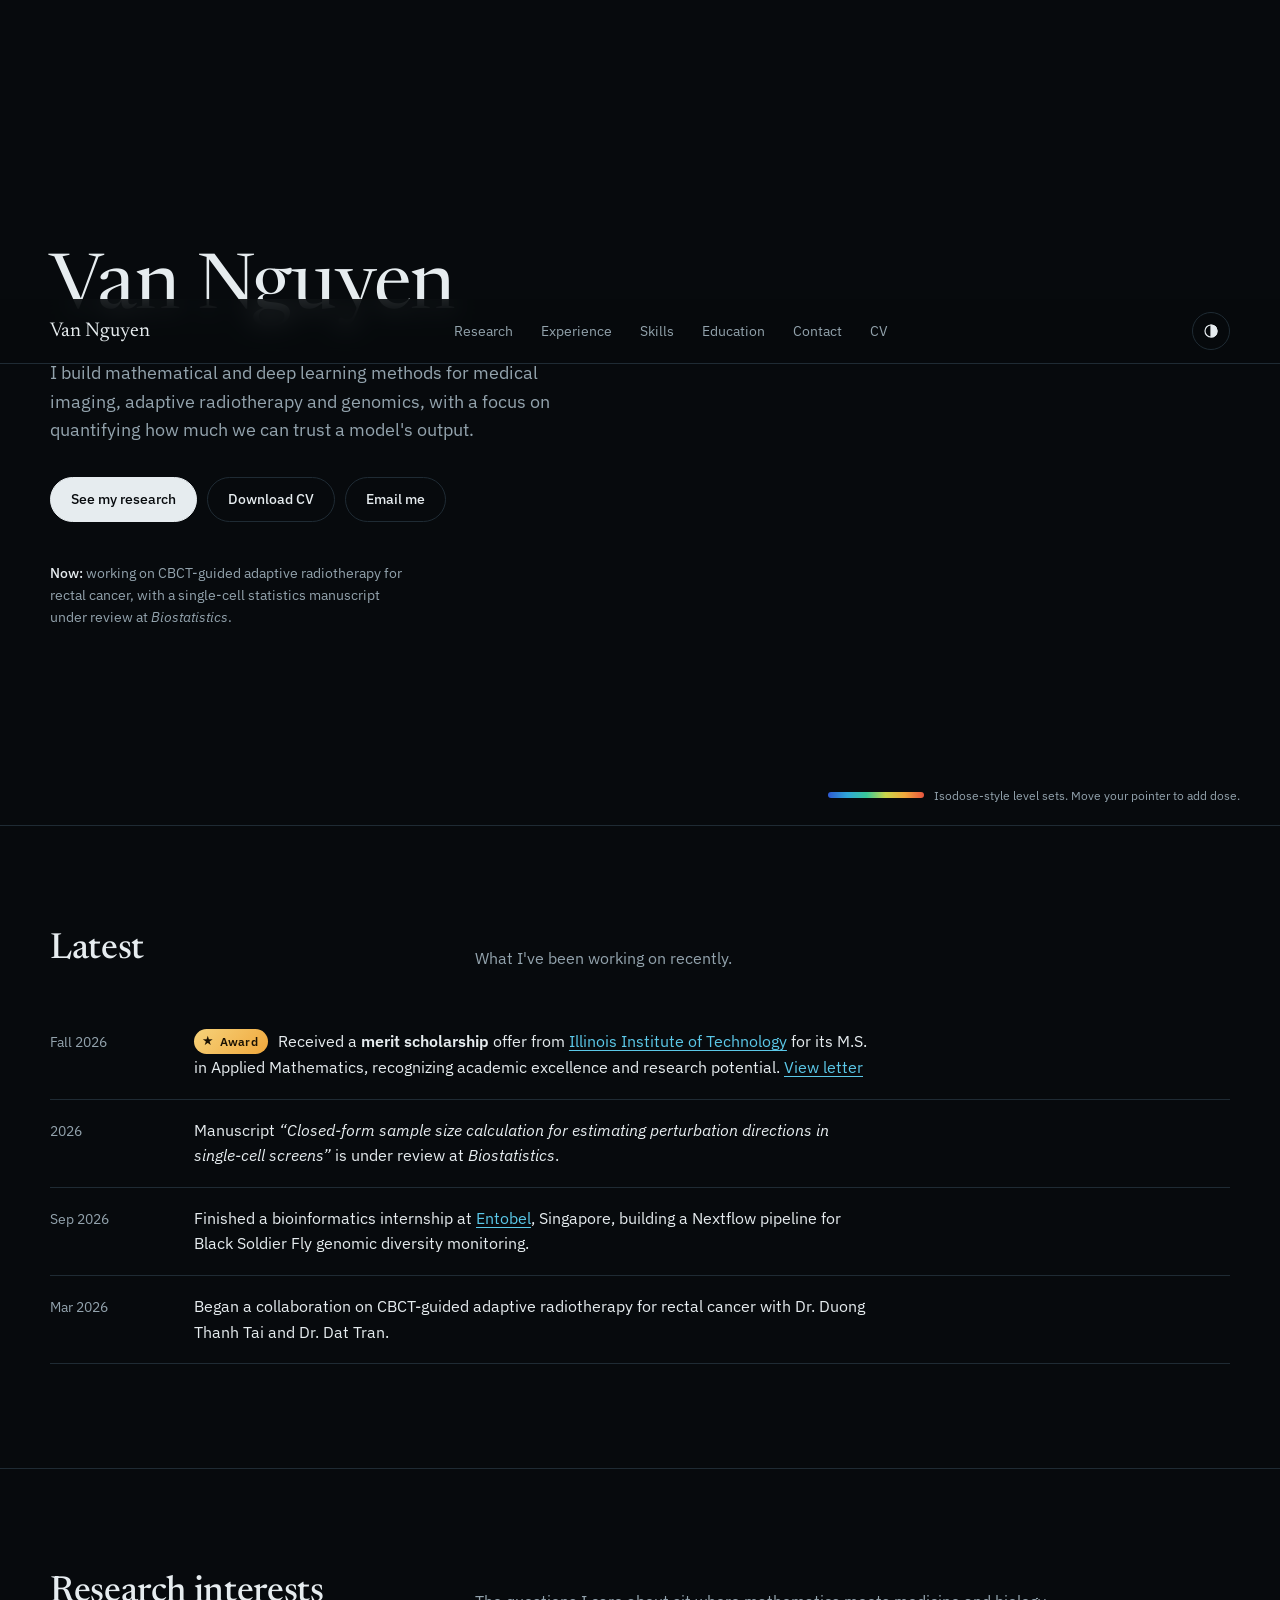
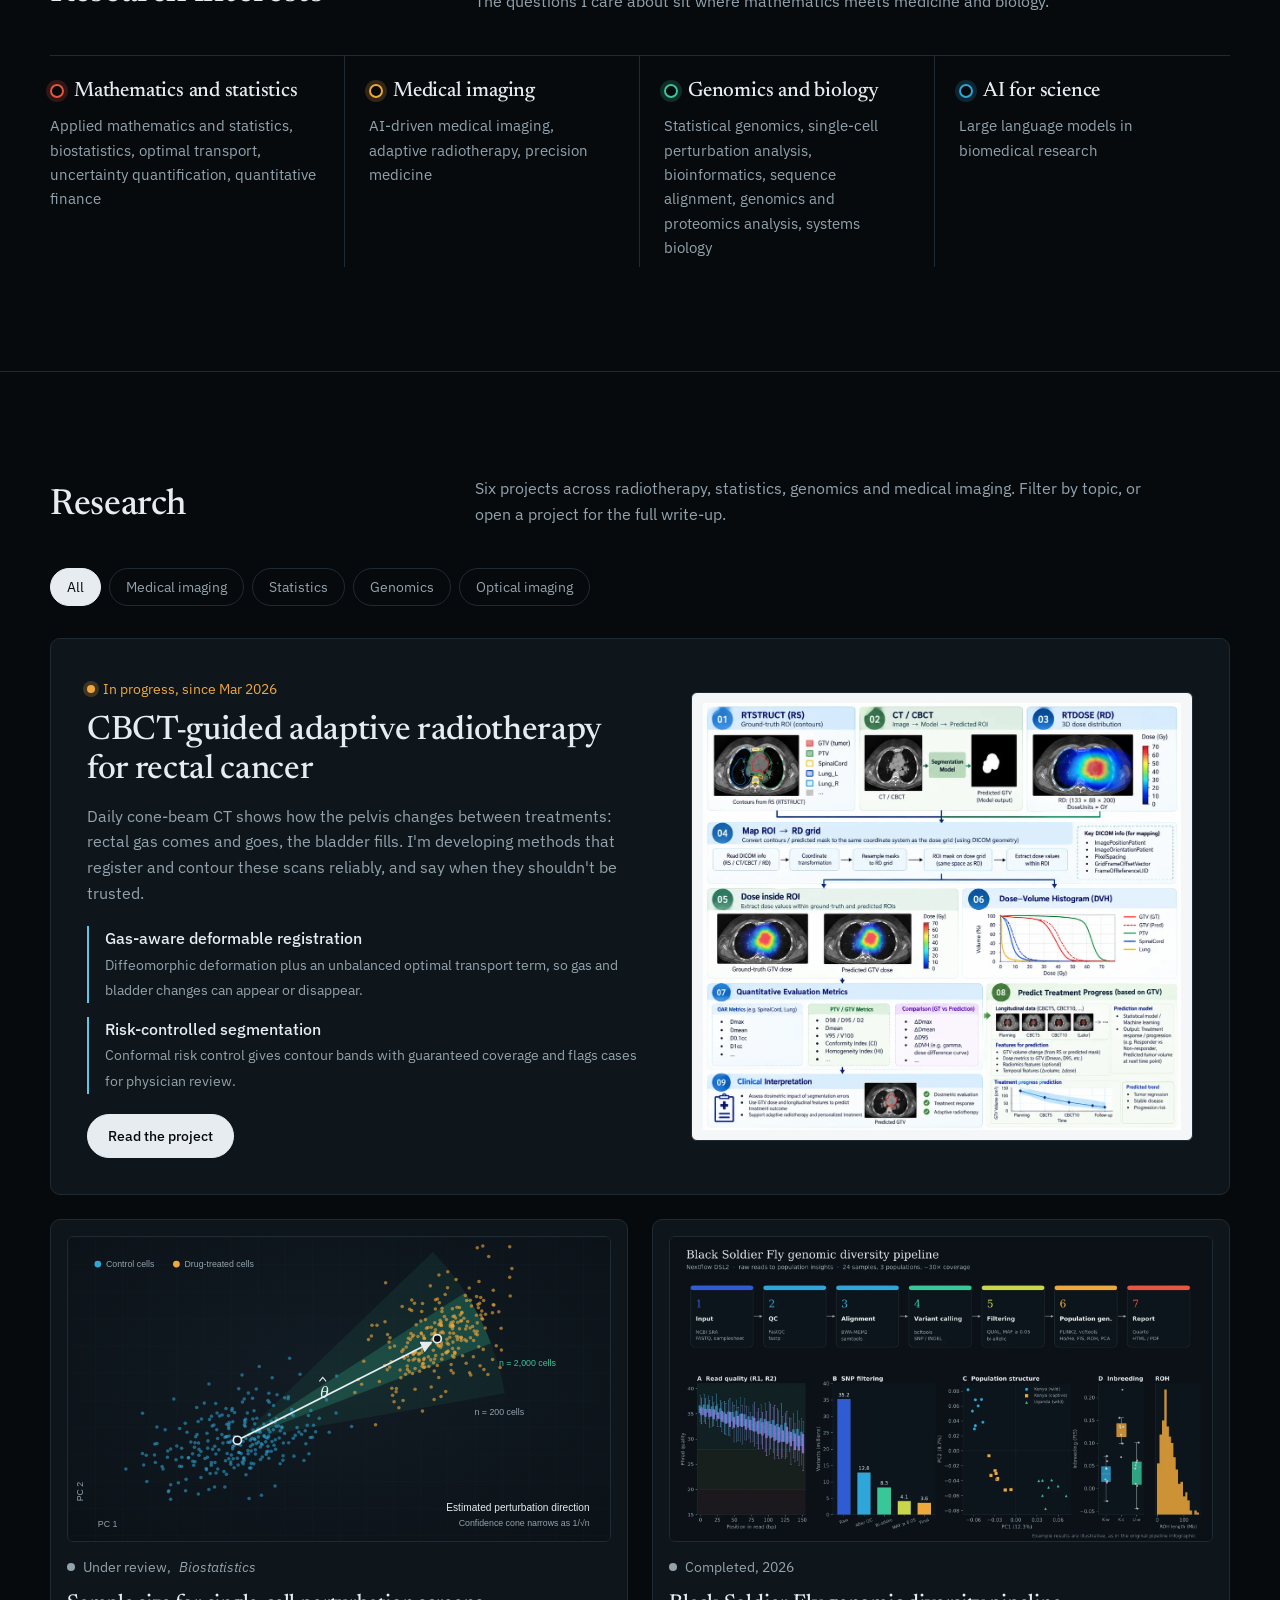
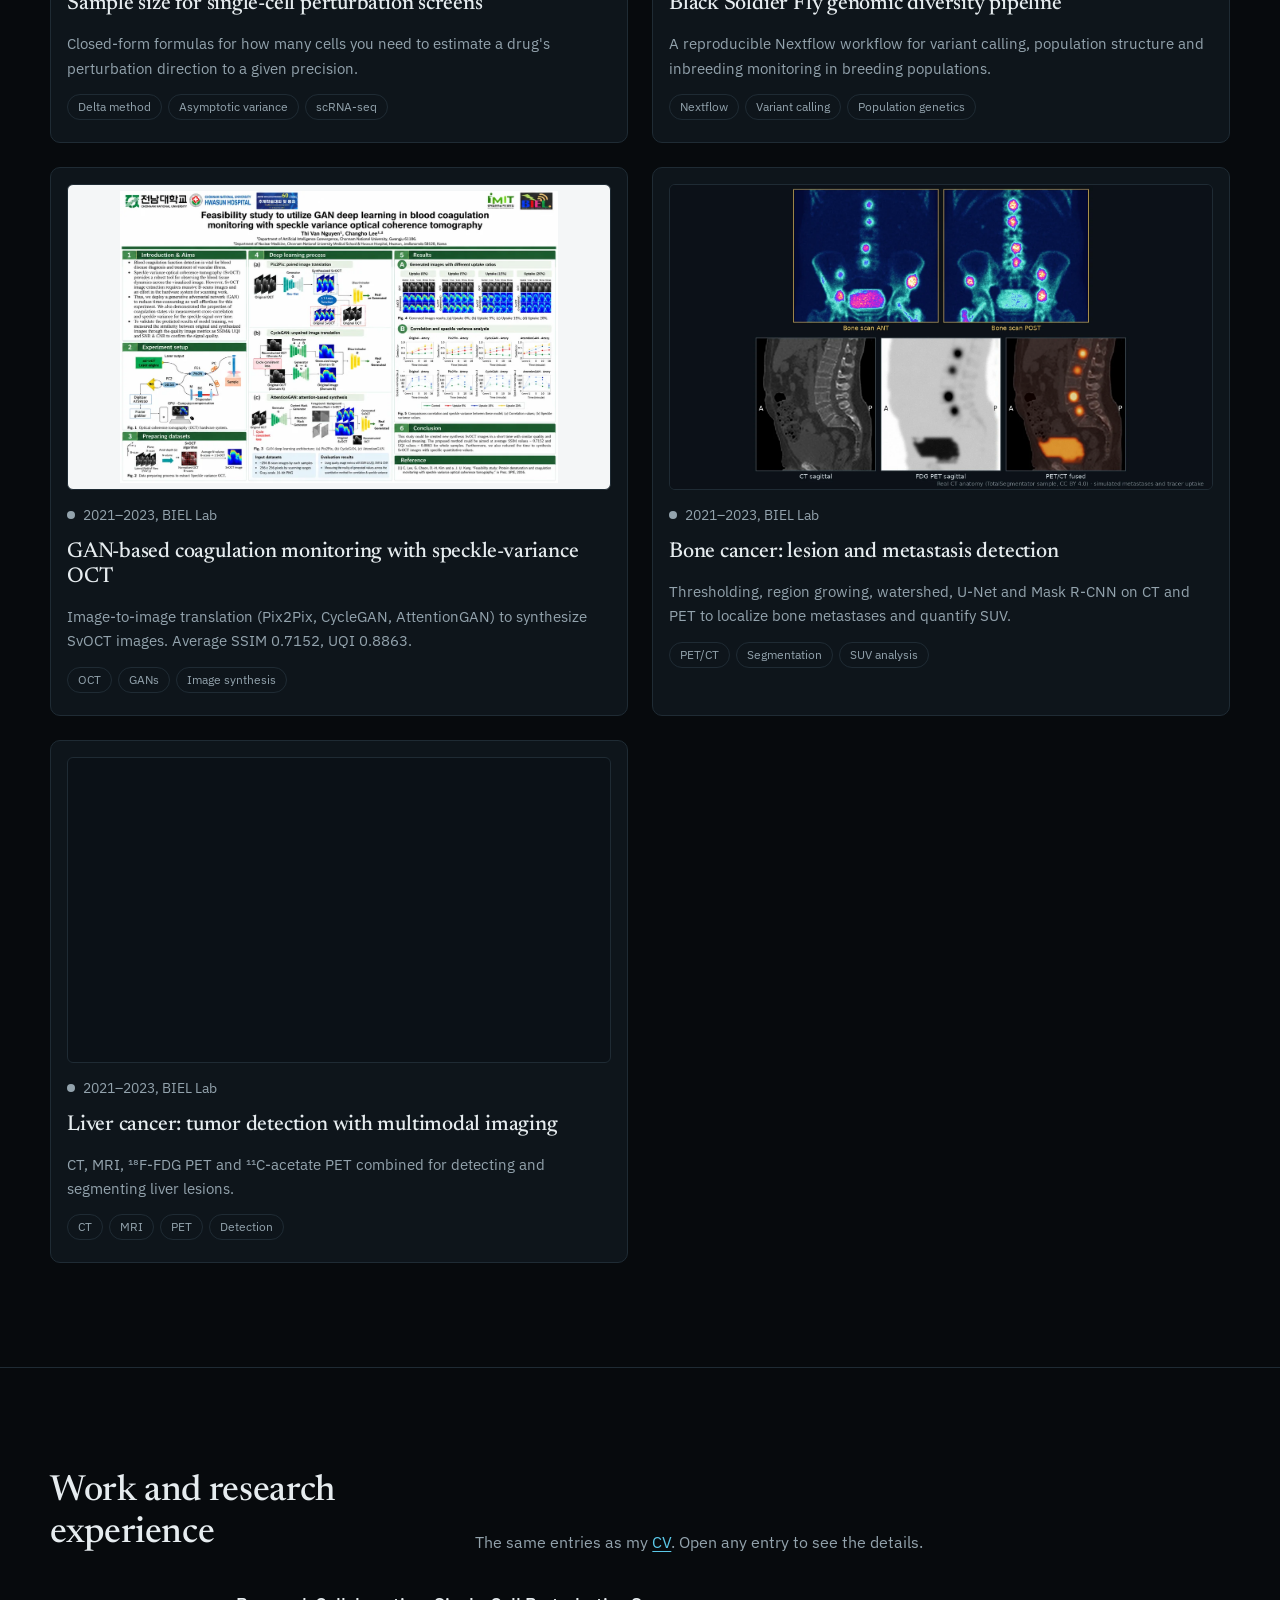
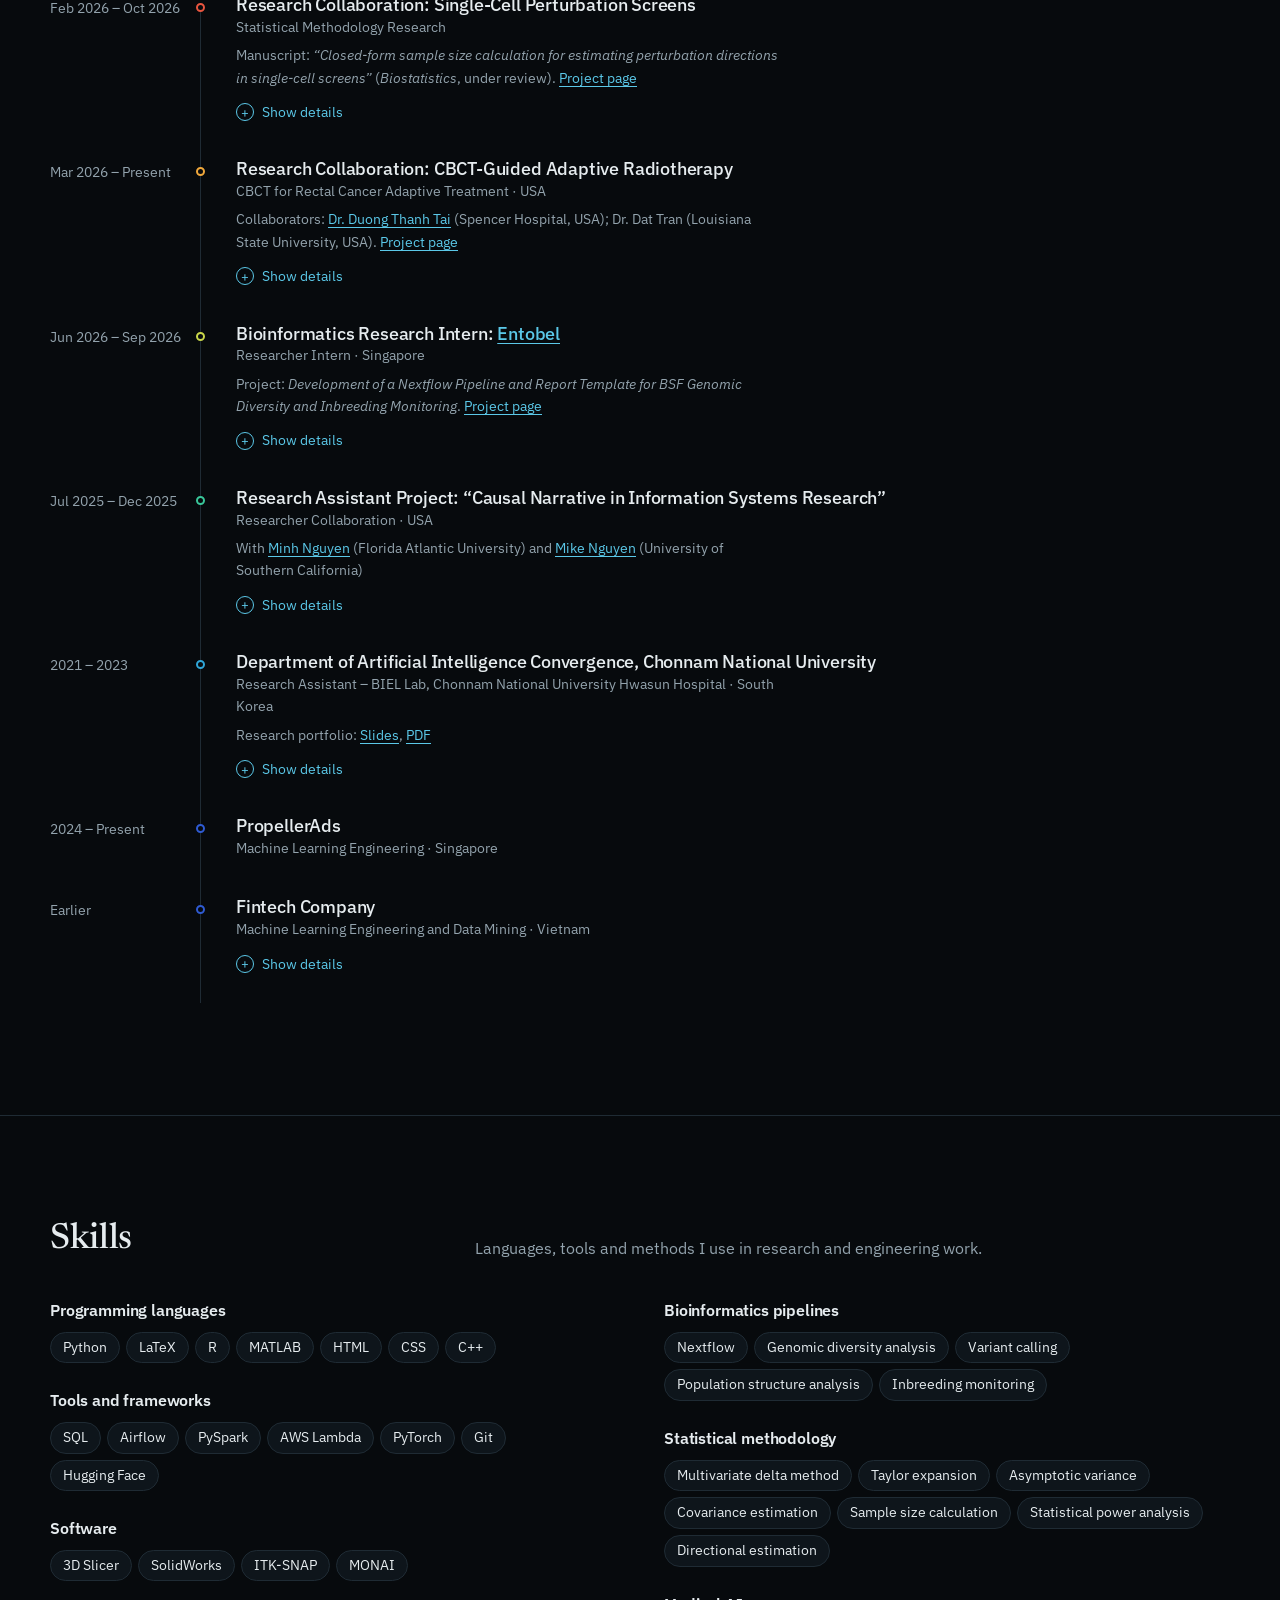
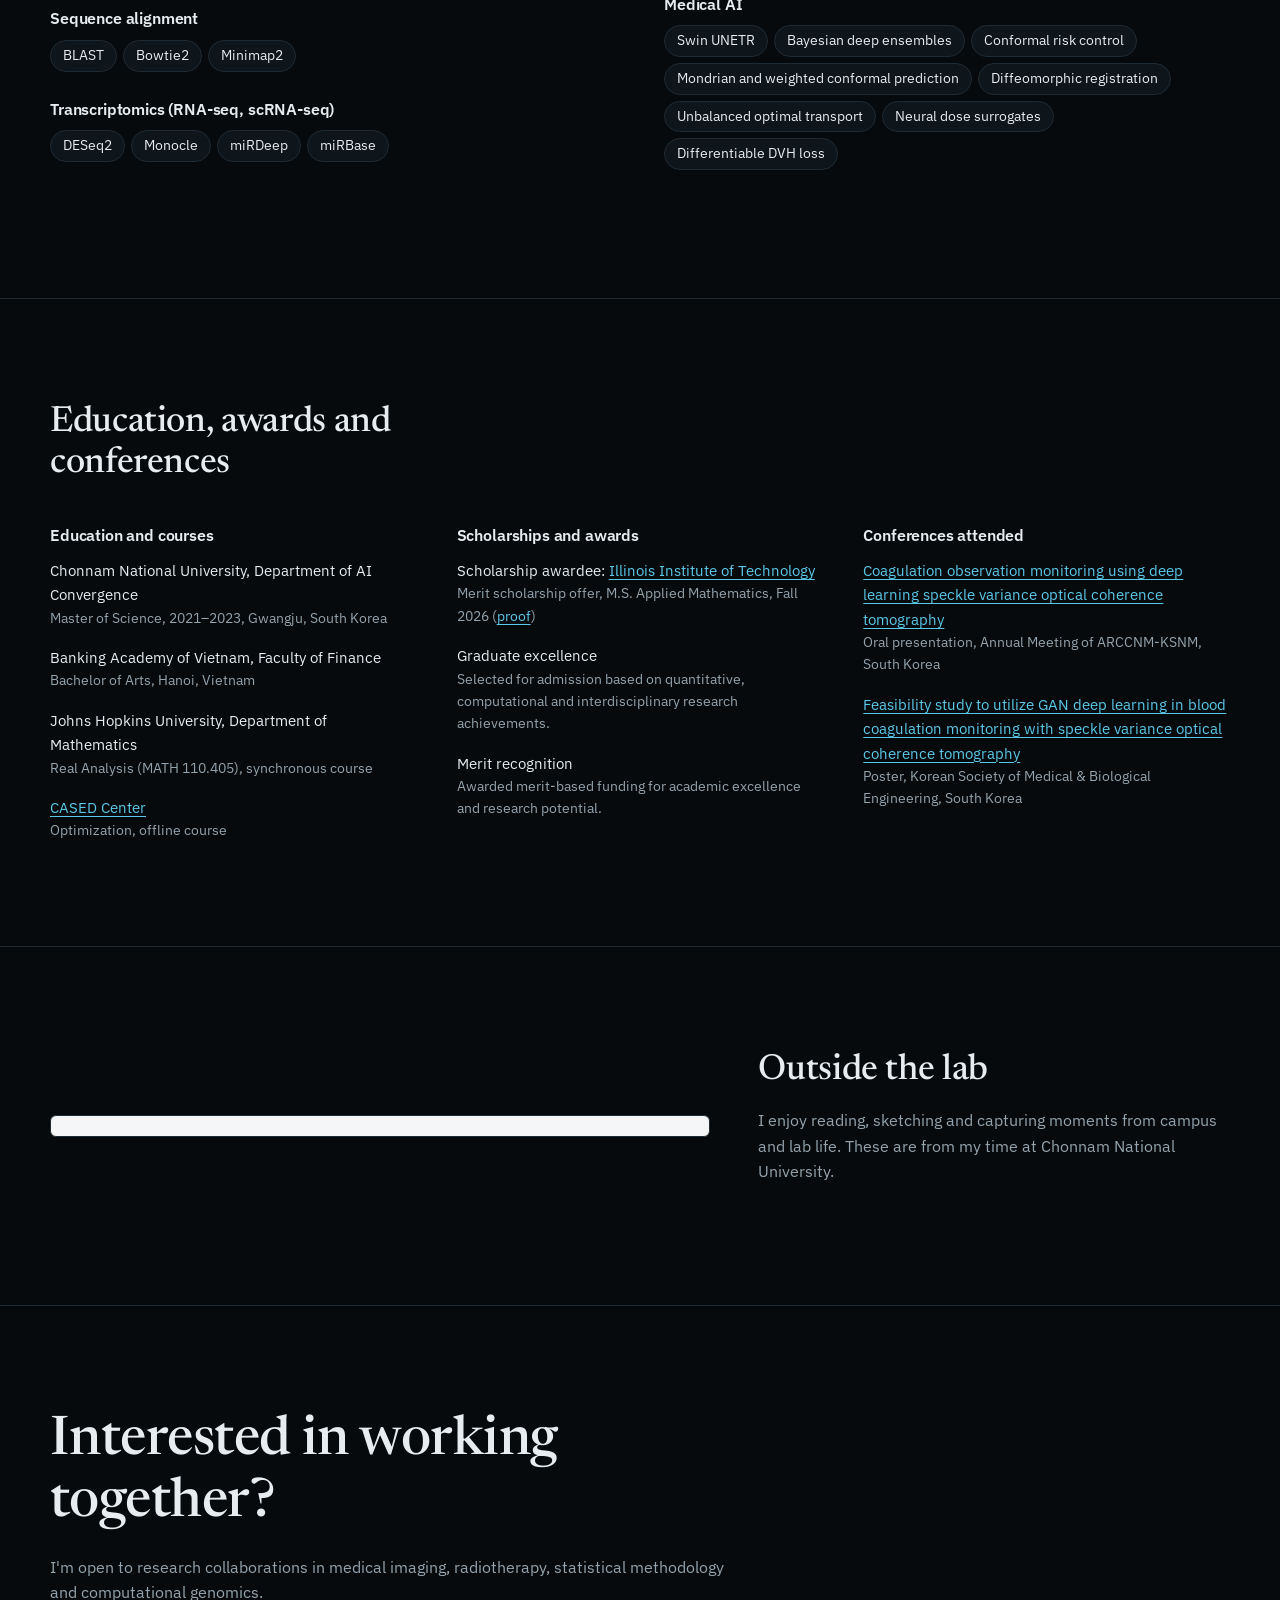
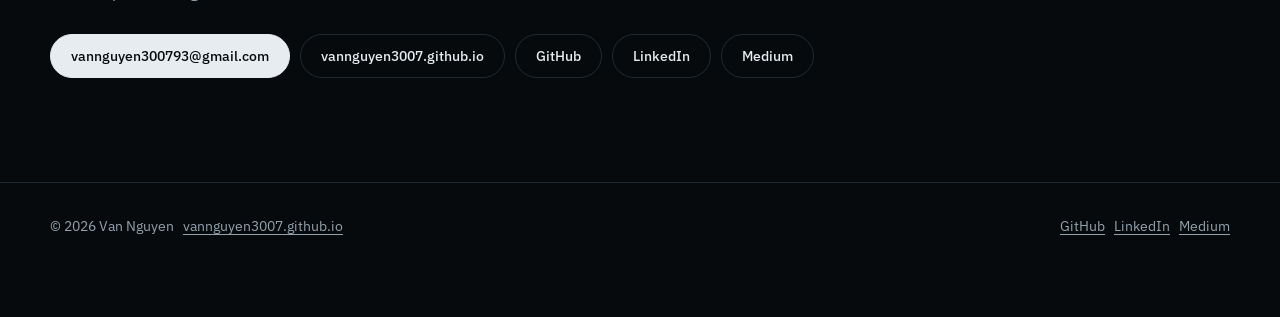
<file: presentations/index.html>
<!doctype html>
<html lang="en">
<head>
  <meta charset="utf-8">
  <title>Posters and presentations — Van Nguyen</title>
  <!-- This page moved: talks and posters are now on the home page. -->
  <meta http-equiv="refresh" content="0; url=../index.html#education">
  <link rel="canonical" href="../index.html#education">
  <style>body{background:#070a0d;color:#e6ecef;font-family:system-ui,sans-serif;padding:40px}a{color:#5bc8e8}</style>
</head>
<body>
  <p>Talks and posters are now on the <a href="../index.html#education">home page</a>.</p>
</body>
</html>
</file>
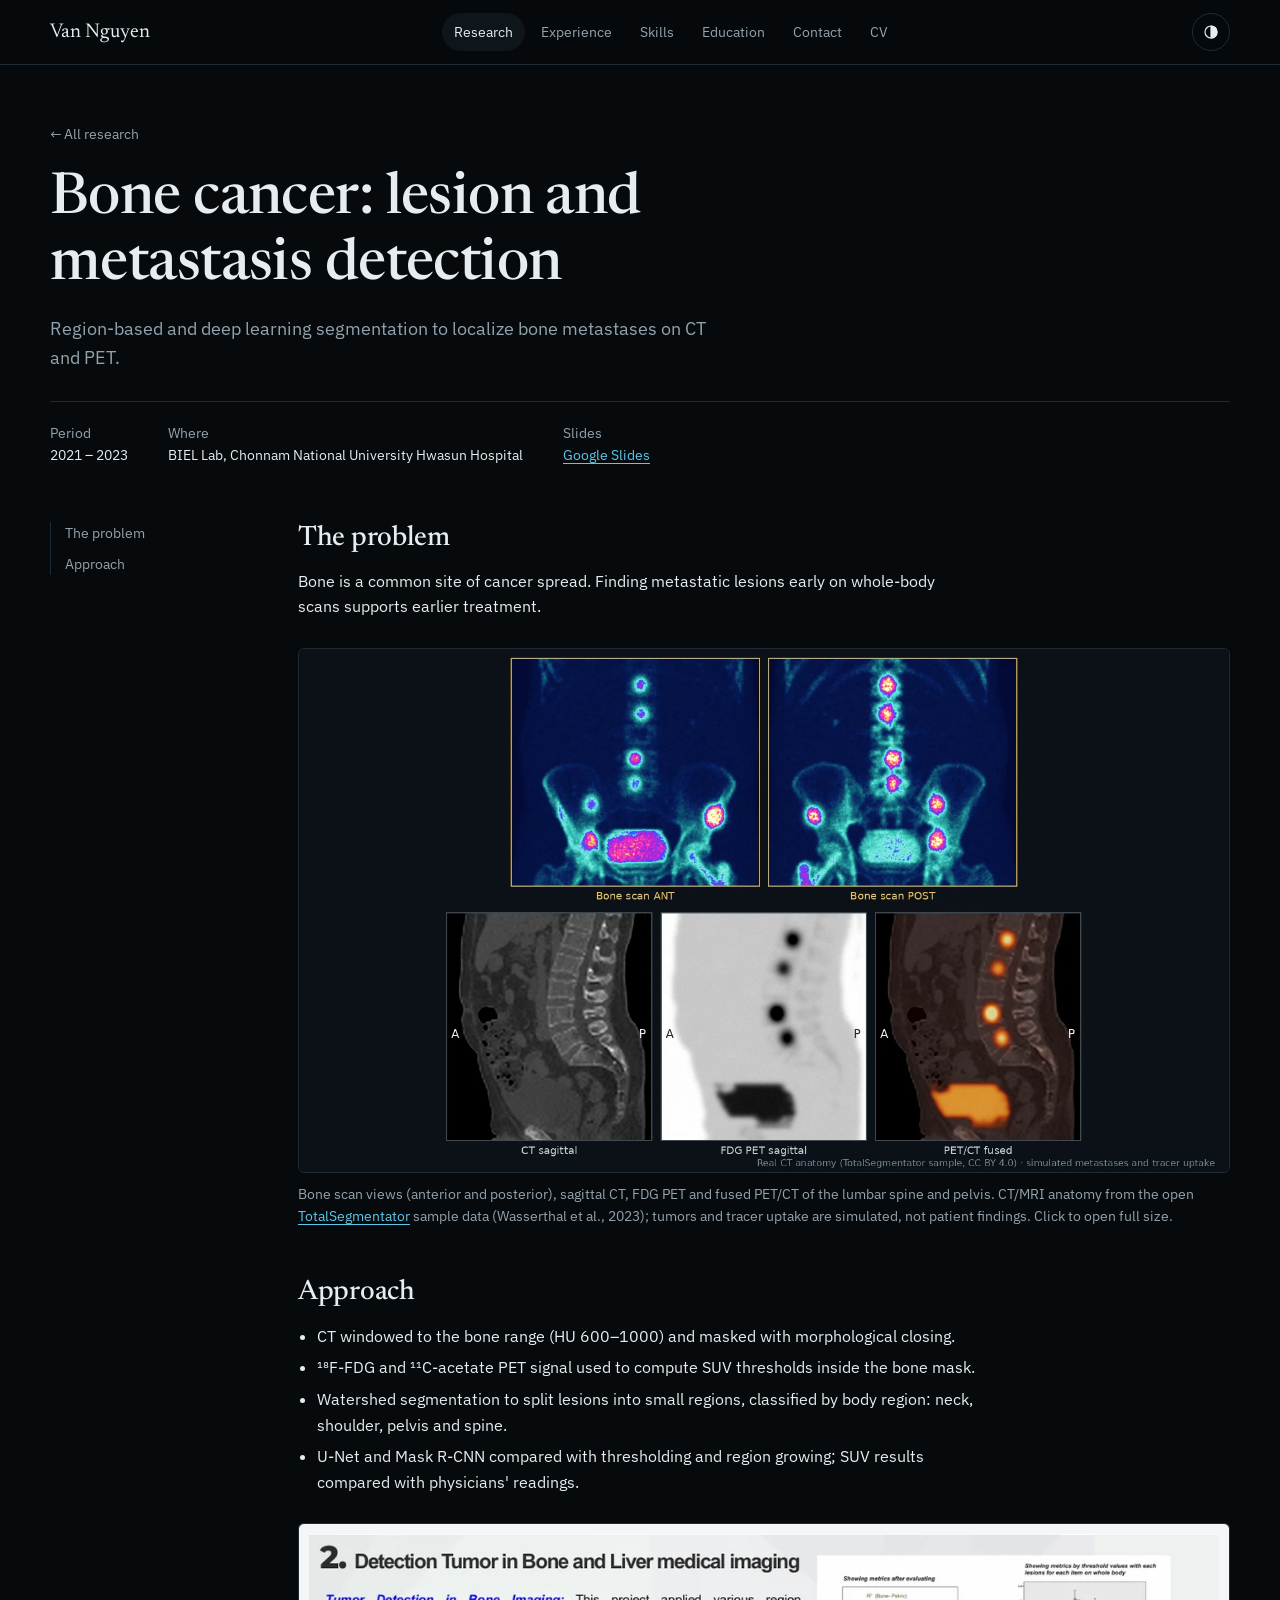
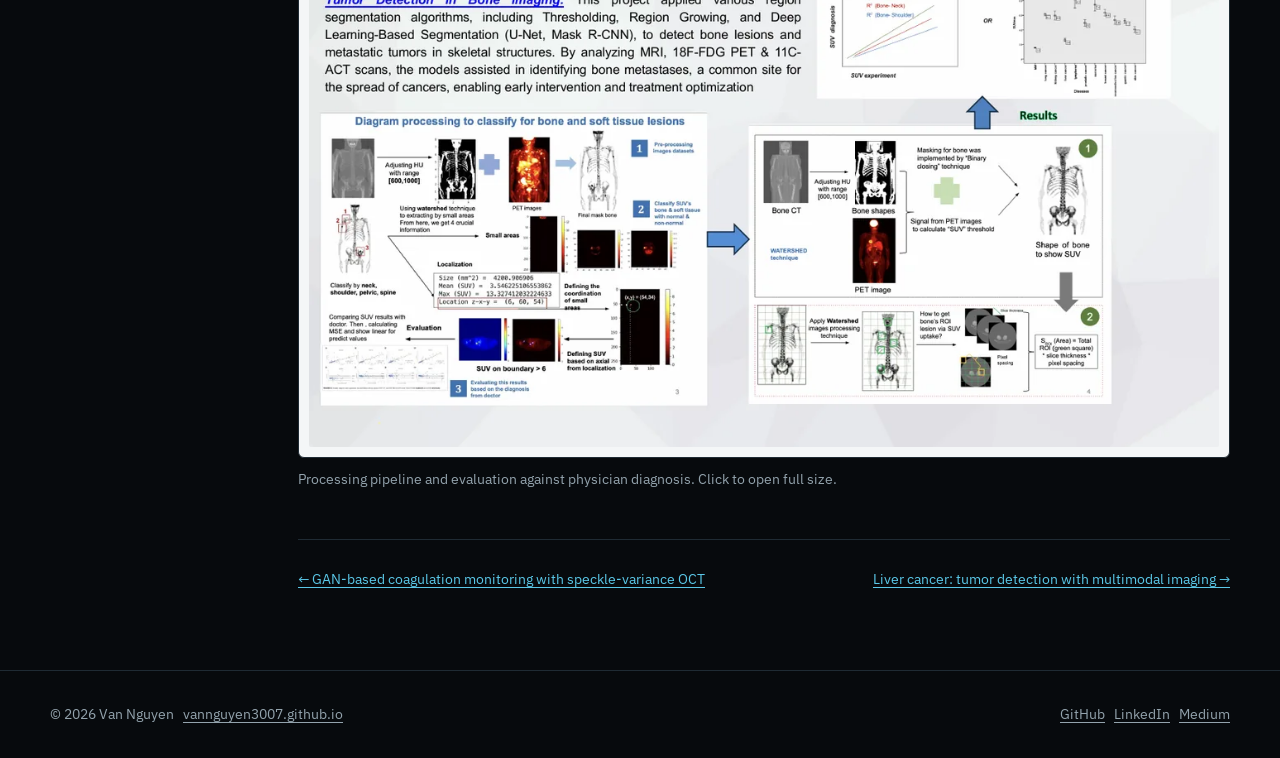
<file: research/bone.html>
<!doctype html>
<html lang="en">
<head>
  <meta charset="utf-8">
  <meta name="viewport" content="width=device-width, initial-scale=1">
  <title>Bone cancer: lesion and metastasis detection — Van Nguyen</title>
  <meta name="description" content="Region-based and deep learning segmentation to localize bone metastases on CT and PET.">
  <link rel="icon" href="data:image/svg+xml,<svg xmlns='http://www.w3.org/2000/svg' viewBox='0 0 32 32'><circle cx='16' cy='16' r='13' fill='none' stroke='%232fa6d8' stroke-width='2'/><circle cx='16' cy='16' r='8' fill='none' stroke='%23f0a83c' stroke-width='2'/><circle cx='16' cy='16' r='3' fill='%23e8553f'/></svg>">
  <link rel="preconnect" href="https://fonts.googleapis.com">
  <link rel="preconnect" href="https://fonts.gstatic.com" crossorigin>
  <link rel="stylesheet" href="https://fonts.googleapis.com/css2?family=IBM+Plex+Sans:wght@400;500;600&family=Newsreader:opsz,wght@6..72,400;6..72,500&display=swap">
  <link rel="stylesheet" href="../assets/css/main.css">
  <script>try{var t=localStorage.getItem("theme");if(t)document.documentElement.dataset.theme=t}catch(e){}</script>
  <script src="../assets/js/main.js" defer></script>
</head>
<body>
<a class="skip" href="#main">Skip to content</a>

<!-- ===== HEADER (copy of the home page header with ../ paths) ===== -->
<header class="site-header">
  <div class="wrap">
    <a class="brand" href="../index.html">Van Nguyen</a>
    <nav class="nav" aria-label="Main">
      <a href="../index.html#research" aria-current="page">Research</a>
      <a href="../index.html#experience">Experience</a>
      <a href="../index.html#skills">Skills</a>
      <a href="../index.html#education">Education</a>
      <a href="../index.html#contact">Contact</a>
      <a href="../cv/Van_Nguyen_CV.pdf" target="_blank" rel="noopener">CV</a>
    </nav>
    <div style="display:flex;gap:8px">
      <button class="icon-btn" data-theme-toggle aria-label="Switch theme">
        <svg viewBox="0 0 24 24" fill="none" stroke="currentColor" stroke-width="1.6" aria-hidden="true"><circle cx="12" cy="12" r="8"/><path d="M12 4a8 8 0 0 1 0 16z" fill="currentColor"/></svg>
      </button>
      <button class="icon-btn menu-btn" data-menu-toggle aria-label="Open menu" aria-expanded="false">
        <svg viewBox="0 0 24 24" fill="none" stroke="currentColor" stroke-width="1.6" aria-hidden="true"><path d="M4 7h16M4 12h16M4 17h16"/></svg>
      </button>
    </div>
  </div>
</header>

<main id="main">
  <!-- ===== PAGE HEADING: title, one-sentence summary, key facts ===== -->
  <div class="wrap page-head">
    <a class="crumb" href="../index.html#research">← All research</a>
    <h1>Bone cancer: lesion and metastasis detection</h1>
    <p class="lede">Region-based and deep learning segmentation to localize bone metastases on CT and PET.</p>
    <dl class="facts">
      <div><dt>Period</dt><dd>2021 – 2023</dd></div>
      <div><dt>Where</dt><dd>BIEL Lab, Chonnam National University Hwasun Hospital</dd></div>
      <div><dt>Slides</dt><dd><a href="https://docs.google.com/presentation/d/1FRukv82QTEO3SzvKfSNDCu8mzvEOuZgT/edit" target="_blank" rel="noopener">Google Slides</a></dd></div>
    </dl>
  </div>

  <!-- ===== BODY: table of contents on the left, write-up on the right ===== -->
  <div class="wrap article">
    <nav class="toc" aria-label="On this page"><ol>
      <li><a href="#problem">The problem</a></li>
      <li><a href="#approach">Approach</a></li>
    </ol></nav>
    <div class="prose">
      <h2 id="problem">The problem</h2>
      <p>Bone is a common site of cancer spread. Finding metastatic lesions early on whole-body scans supports earlier treatment.</p>
            <figure>
        <a class="plate plate-art" href="../assets/figures/art/bone-cancer.png" target="_blank" rel="noopener" aria-label="Open the illustration at full size">
          <img src="../assets/figures/art/bone-cancer.webp" alt="Figure on real CT/MRI anatomy with simulated lesions. Whole-body bone scans (anterior and posterior) with metastatic hotspots, and sagittal CT with fused PET/CT of the spine." width="1600" height="900">
        </a>
        <figcaption>Bone scan views (anterior and posterior), sagittal CT, FDG PET and fused PET/CT of the lumbar spine and pelvis. CT/MRI anatomy from the open <a href="https://github.com/wasserth/TotalSegmentator" target="_blank" rel="noopener">TotalSegmentator</a> sample data (Wasserthal et al., 2023); tumors and tracer uptake are simulated, not patient findings. Click to open full size.</figcaption>
      </figure>
      <h2 id="approach">Approach</h2>
      <ul>
        <li>CT windowed to the bone range (HU 600–1000) and masked with morphological closing.</li>
        <li>¹⁸F-FDG and ¹¹C-acetate PET signal used to compute SUV thresholds inside the bone mask.</li>
        <li>Watershed segmentation to split lesions into small regions, classified by body region: neck, shoulder, pelvis and spine.</li>
        <li>U-Net and Mask R-CNN compared with thresholding and region growing; SUV results compared with physicians' readings.</li>
      </ul>
      <figure>
        <a class="plate" href="../assets/figures/research-page-6.png" target="_blank" rel="noopener" aria-label="Open figure at full size">
          <img src="../assets/figures/thumbs/research-page-6.webp" alt="Bone tumor detection workflow: CT windowing, bone mask, PET SUV and watershed localization." loading="lazy">
        </a>
        <figcaption>Processing pipeline and evaluation against physician diagnosis. Click to open full size.</figcaption>
      </figure>
      <nav class="next-prev" aria-label="More projects">
        <a href="svoct.html">← GAN-based coagulation monitoring with speckle-variance OCT</a>
        <a href="liver.html">Liver cancer: tumor detection with multimodal imaging →</a>
      </nav>
    </div>
  </div>
</main>

<footer class="site-footer">
  <div class="wrap">
    <span>© 2026 Van Nguyen &nbsp; <a href="https://vannguyen3007.github.io">vannguyen3007.github.io</a></span>
    <span><a href="https://github.com/vannguyen3007" target="_blank" rel="noopener">GitHub</a> &nbsp; <a href="https://www.linkedin.com/in/van-nguyen-b05455b2/" target="_blank" rel="noopener">LinkedIn</a> &nbsp; <a href="https://medium.com/@vannguyen-8073" target="_blank" rel="noopener">Medium</a></span>
  </div>
</footer>
</body>
</html>
</file>
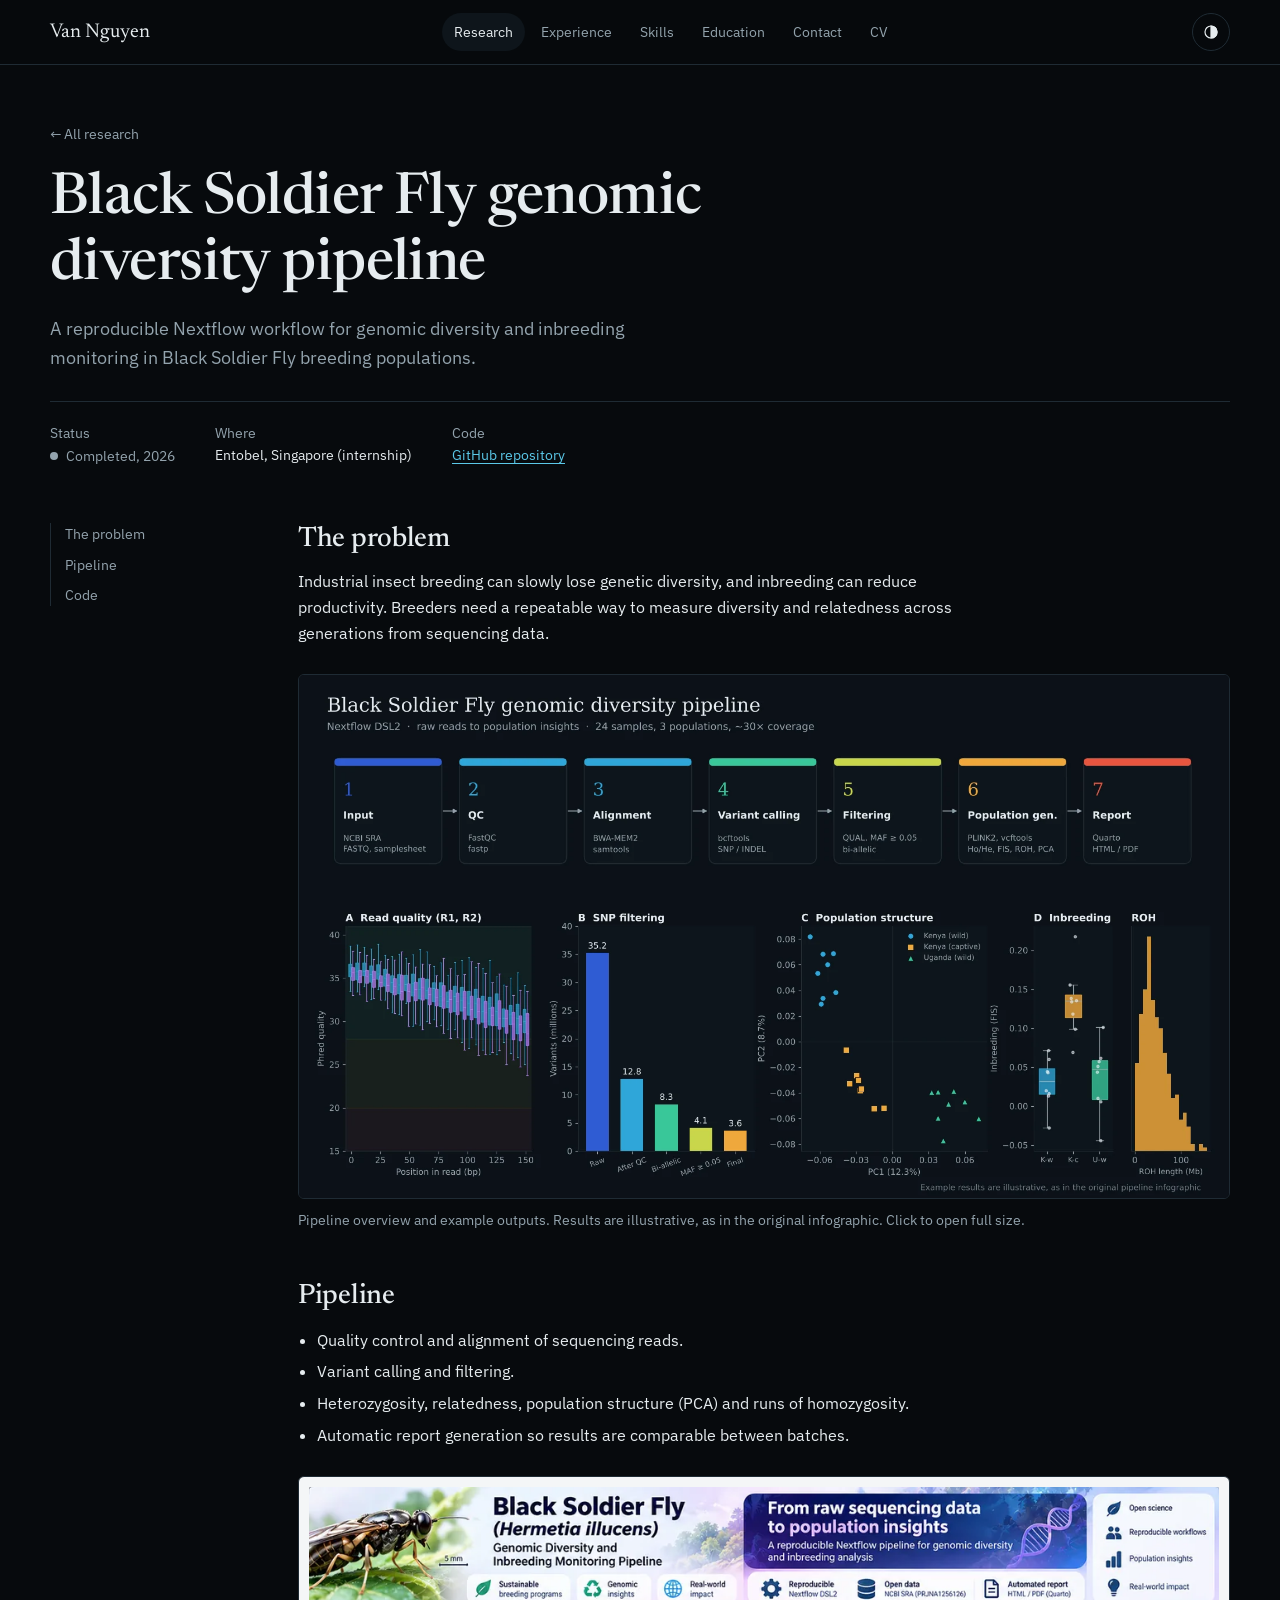
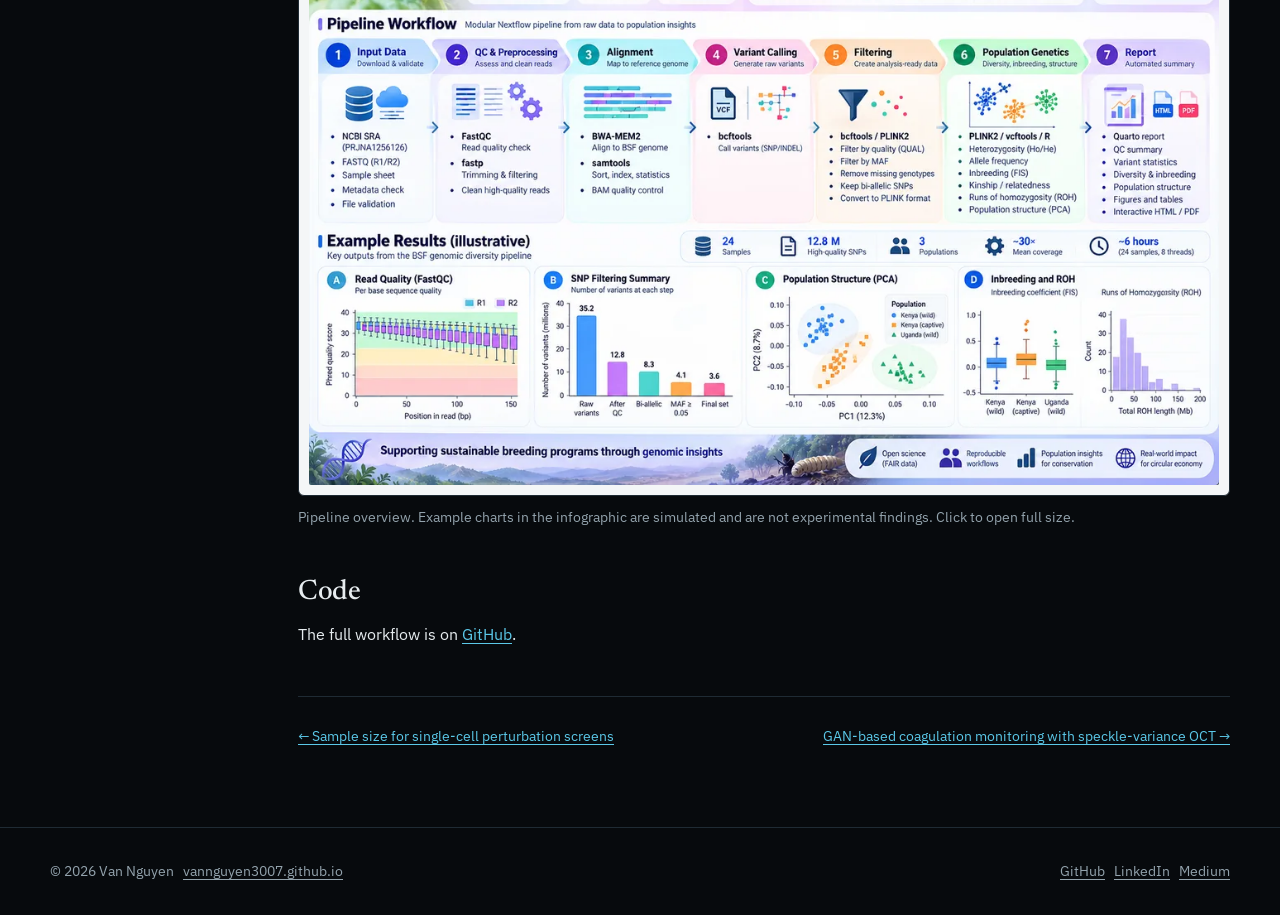
<file: research/genomics.html>
<!doctype html>
<html lang="en">
<head>
  <meta charset="utf-8">
  <meta name="viewport" content="width=device-width, initial-scale=1">
  <title>Black Soldier Fly genomic diversity pipeline — Van Nguyen</title>
  <meta name="description" content="A reproducible Nextflow workflow for genomic diversity and inbreeding monitoring in Black Soldier Fly breeding populations.">
  <link rel="icon" href="data:image/svg+xml,<svg xmlns='http://www.w3.org/2000/svg' viewBox='0 0 32 32'><circle cx='16' cy='16' r='13' fill='none' stroke='%232fa6d8' stroke-width='2'/><circle cx='16' cy='16' r='8' fill='none' stroke='%23f0a83c' stroke-width='2'/><circle cx='16' cy='16' r='3' fill='%23e8553f'/></svg>">
  <link rel="preconnect" href="https://fonts.googleapis.com">
  <link rel="preconnect" href="https://fonts.gstatic.com" crossorigin>
  <link rel="stylesheet" href="https://fonts.googleapis.com/css2?family=IBM+Plex+Sans:wght@400;500;600&family=Newsreader:opsz,wght@6..72,400;6..72,500&display=swap">
  <link rel="stylesheet" href="../assets/css/main.css">
  <script>try{var t=localStorage.getItem("theme");if(t)document.documentElement.dataset.theme=t}catch(e){}</script>
  <script src="../assets/js/main.js" defer></script>
</head>
<body>
<a class="skip" href="#main">Skip to content</a>

<!-- ===== HEADER (copy of the home page header with ../ paths) ===== -->
<header class="site-header">
  <div class="wrap">
    <a class="brand" href="../index.html">Van Nguyen</a>
    <nav class="nav" aria-label="Main">
      <a href="../index.html#research" aria-current="page">Research</a>
      <a href="../index.html#experience">Experience</a>
      <a href="../index.html#skills">Skills</a>
      <a href="../index.html#education">Education</a>
      <a href="../index.html#contact">Contact</a>
      <a href="../cv/Van_Nguyen_CV.pdf" target="_blank" rel="noopener">CV</a>
    </nav>
    <div style="display:flex;gap:8px">
      <button class="icon-btn" data-theme-toggle aria-label="Switch theme">
        <svg viewBox="0 0 24 24" fill="none" stroke="currentColor" stroke-width="1.6" aria-hidden="true"><circle cx="12" cy="12" r="8"/><path d="M12 4a8 8 0 0 1 0 16z" fill="currentColor"/></svg>
      </button>
      <button class="icon-btn menu-btn" data-menu-toggle aria-label="Open menu" aria-expanded="false">
        <svg viewBox="0 0 24 24" fill="none" stroke="currentColor" stroke-width="1.6" aria-hidden="true"><path d="M4 7h16M4 12h16M4 17h16"/></svg>
      </button>
    </div>
  </div>
</header>

<main id="main">
  <!-- ===== PAGE HEADING: title, one-sentence summary, key facts ===== -->
  <div class="wrap page-head">
    <a class="crumb" href="../index.html#research">← All research</a>
    <h1>Black Soldier Fly genomic diversity pipeline</h1>
    <p class="lede">A reproducible Nextflow workflow for genomic diversity and inbreeding monitoring in Black Soldier Fly breeding populations.</p>
    <dl class="facts">
      <div><dt>Status</dt><dd><span class="status">Completed, 2026</span></dd></div>
      <div><dt>Where</dt><dd>Entobel, Singapore (internship)</dd></div>
      <div><dt>Code</dt><dd><a href="https://github.com/vannguyen3007/bsf-genomic-diversity-pipeline" target="_blank" rel="noopener">GitHub repository</a></dd></div>
    </dl>
  </div>

  <!-- ===== BODY: table of contents on the left, write-up on the right ===== -->
  <div class="wrap article">
    <nav class="toc" aria-label="On this page"><ol>
      <li><a href="#problem">The problem</a></li>
      <li><a href="#approach">Pipeline</a></li>
      <li><a href="#code">Code</a></li>
    </ol></nav>
    <div class="prose">
      <h2 id="problem">The problem</h2>
      <p>Industrial insect breeding can slowly lose genetic diversity, and inbreeding can reduce productivity. Breeders need a repeatable way to measure diversity and relatedness across generations from sequencing data.</p>
      <figure>
        <a class="plate plate-art" href="../assets/figures/art/bsf-genomics.png" target="_blank" rel="noopener" aria-label="Open the figure at full size">
          <img src="../assets/figures/art/bsf-genomics.webp" alt="Pipeline steps and example results for the Black Soldier Fly genomic diversity workflow." width="1600" height="900">
        </a>
        <figcaption>Pipeline overview and example outputs. Results are illustrative, as in the original infographic. Click to open full size.</figcaption>
      </figure>
      <h2 id="approach">Pipeline</h2>
      <ul>
        <li>Quality control and alignment of sequencing reads.</li>
        <li>Variant calling and filtering.</li>
        <li>Heterozygosity, relatedness, population structure (PCA) and runs of homozygosity.</li>
        <li>Automatic report generation so results are comparable between batches.</li>
      </ul>
      <figure>
        <a class="plate" href="../assets/figures/bsf-pipeline-infographic.png" target="_blank" rel="noopener" aria-label="Open figure at full size">
          <img src="../assets/figures/thumbs/bsf-pipeline-infographic.webp" alt="Pipeline infographic from raw reads to diversity and inbreeding reports." loading="lazy">
        </a>
        <figcaption>Pipeline overview. Example charts in the infographic are simulated and are not experimental findings. Click to open full size.</figcaption>
      </figure>
      <h2 id="code">Code</h2>
      <p>The full workflow is on <a href="https://github.com/vannguyen3007/bsf-genomic-diversity-pipeline" target="_blank" rel="noopener">GitHub</a>.</p>
      <nav class="next-prev" aria-label="More projects">
        <a href="perturbation.html">← Sample size for single-cell perturbation screens</a>
        <a href="svoct.html">GAN-based coagulation monitoring with speckle-variance OCT →</a>
      </nav>
    </div>
  </div>
</main>

<footer class="site-footer">
  <div class="wrap">
    <span>© 2026 Van Nguyen &nbsp; <a href="https://vannguyen3007.github.io">vannguyen3007.github.io</a></span>
    <span><a href="https://github.com/vannguyen3007" target="_blank" rel="noopener">GitHub</a> &nbsp; <a href="https://www.linkedin.com/in/van-nguyen-b05455b2/" target="_blank" rel="noopener">LinkedIn</a> &nbsp; <a href="https://medium.com/@vannguyen-8073" target="_blank" rel="noopener">Medium</a></span>
  </div>
</footer>
</body>
</html>
</file>
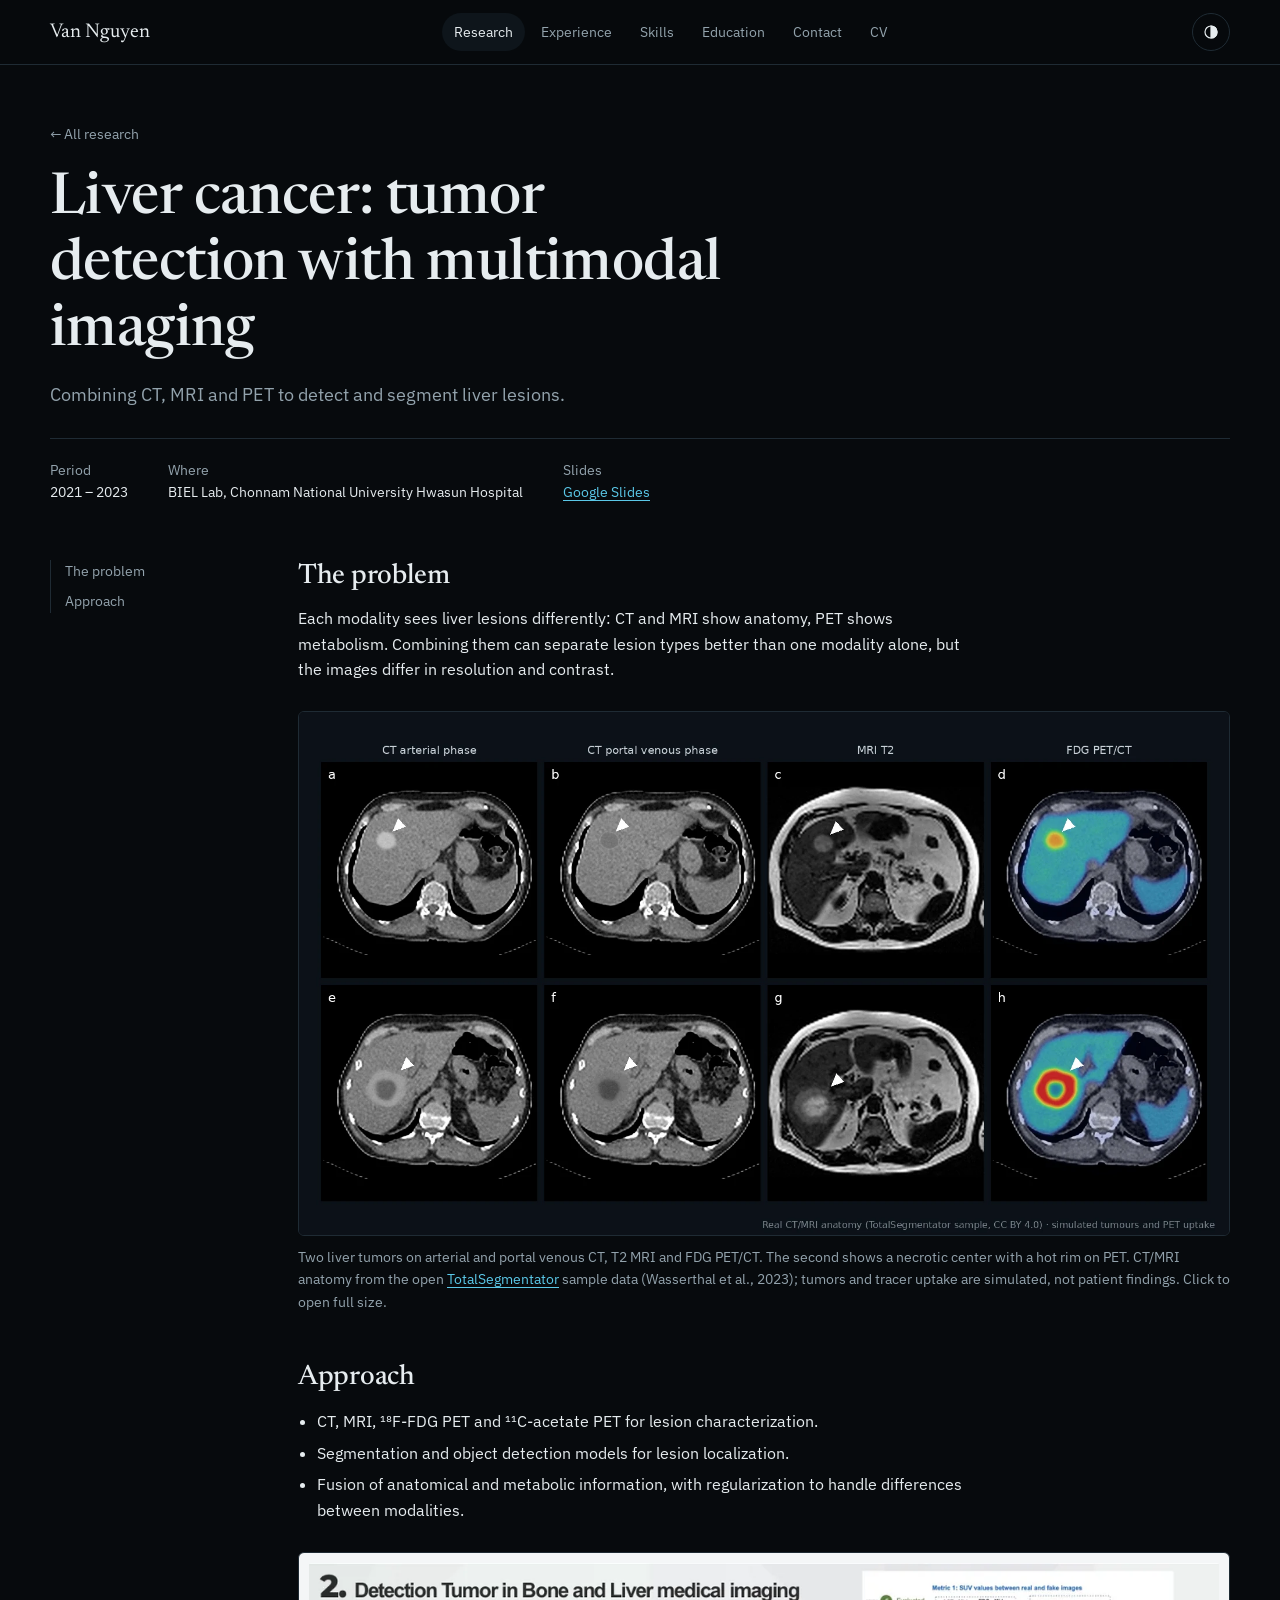
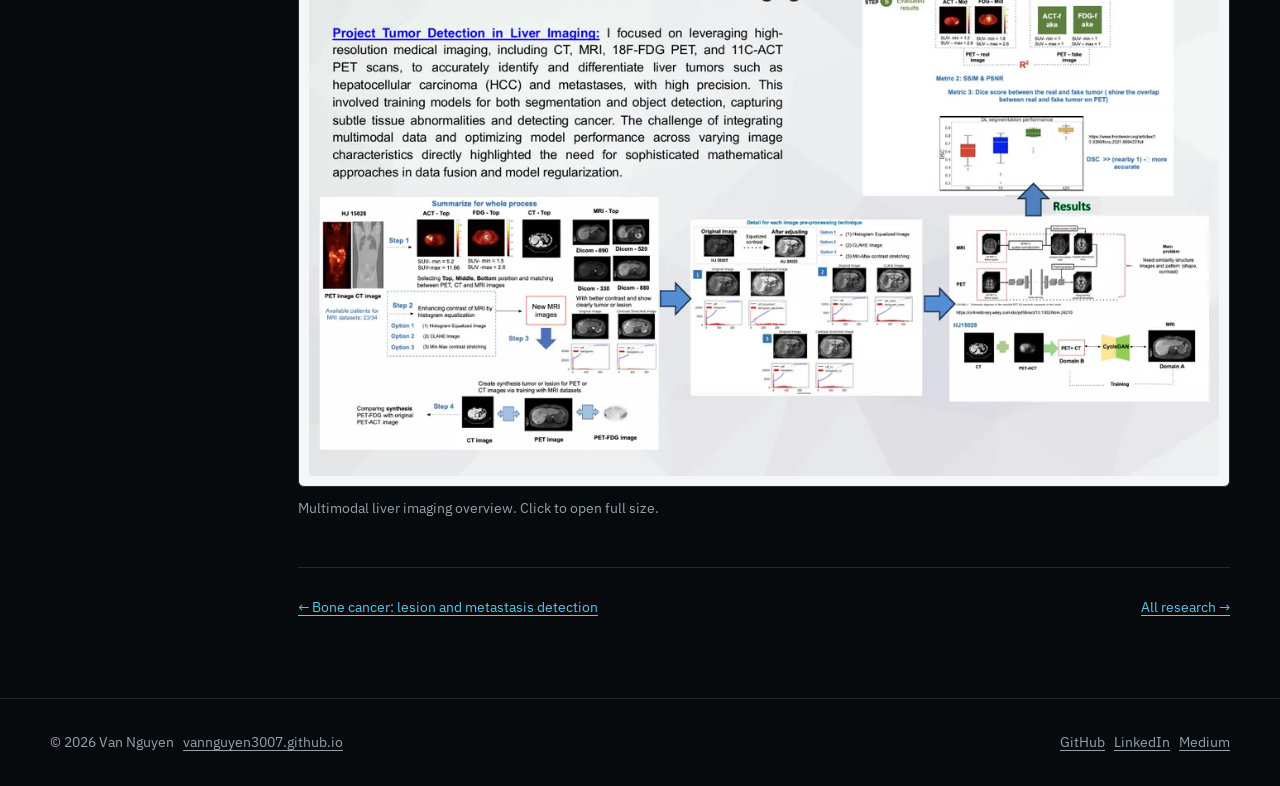
<file: research/liver.html>
<!doctype html>
<html lang="en">
<head>
  <meta charset="utf-8">
  <meta name="viewport" content="width=device-width, initial-scale=1">
  <title>Liver cancer: tumor detection with multimodal imaging — Van Nguyen</title>
  <meta name="description" content="Combining CT, MRI and PET to detect and segment liver lesions.">
  <link rel="icon" href="data:image/svg+xml,<svg xmlns='http://www.w3.org/2000/svg' viewBox='0 0 32 32'><circle cx='16' cy='16' r='13' fill='none' stroke='%232fa6d8' stroke-width='2'/><circle cx='16' cy='16' r='8' fill='none' stroke='%23f0a83c' stroke-width='2'/><circle cx='16' cy='16' r='3' fill='%23e8553f'/></svg>">
  <link rel="preconnect" href="https://fonts.googleapis.com">
  <link rel="preconnect" href="https://fonts.gstatic.com" crossorigin>
  <link rel="stylesheet" href="https://fonts.googleapis.com/css2?family=IBM+Plex+Sans:wght@400;500;600&family=Newsreader:opsz,wght@6..72,400;6..72,500&display=swap">
  <link rel="stylesheet" href="../assets/css/main.css">
  <script>try{var t=localStorage.getItem("theme");if(t)document.documentElement.dataset.theme=t}catch(e){}</script>
  <script src="../assets/js/main.js" defer></script>
</head>
<body>
<a class="skip" href="#main">Skip to content</a>

<!-- ===== HEADER (copy of the home page header with ../ paths) ===== -->
<header class="site-header">
  <div class="wrap">
    <a class="brand" href="../index.html">Van Nguyen</a>
    <nav class="nav" aria-label="Main">
      <a href="../index.html#research" aria-current="page">Research</a>
      <a href="../index.html#experience">Experience</a>
      <a href="../index.html#skills">Skills</a>
      <a href="../index.html#education">Education</a>
      <a href="../index.html#contact">Contact</a>
      <a href="../cv/Van_Nguyen_CV.pdf" target="_blank" rel="noopener">CV</a>
    </nav>
    <div style="display:flex;gap:8px">
      <button class="icon-btn" data-theme-toggle aria-label="Switch theme">
        <svg viewBox="0 0 24 24" fill="none" stroke="currentColor" stroke-width="1.6" aria-hidden="true"><circle cx="12" cy="12" r="8"/><path d="M12 4a8 8 0 0 1 0 16z" fill="currentColor"/></svg>
      </button>
      <button class="icon-btn menu-btn" data-menu-toggle aria-label="Open menu" aria-expanded="false">
        <svg viewBox="0 0 24 24" fill="none" stroke="currentColor" stroke-width="1.6" aria-hidden="true"><path d="M4 7h16M4 12h16M4 17h16"/></svg>
      </button>
    </div>
  </div>
</header>

<main id="main">
  <!-- ===== PAGE HEADING: title, one-sentence summary, key facts ===== -->
  <div class="wrap page-head">
    <a class="crumb" href="../index.html#research">← All research</a>
    <h1>Liver cancer: tumor detection with multimodal imaging</h1>
    <p class="lede">Combining CT, MRI and PET to detect and segment liver lesions.</p>
    <dl class="facts">
      <div><dt>Period</dt><dd>2021 – 2023</dd></div>
      <div><dt>Where</dt><dd>BIEL Lab, Chonnam National University Hwasun Hospital</dd></div>
      <div><dt>Slides</dt><dd><a href="https://docs.google.com/presentation/d/1W2_aNvQuWkutIaMNePQhV2FhBX6daD3R/edit" target="_blank" rel="noopener">Google Slides</a></dd></div>
    </dl>
  </div>

  <!-- ===== BODY: table of contents on the left, write-up on the right ===== -->
  <div class="wrap article">
    <nav class="toc" aria-label="On this page"><ol>
      <li><a href="#problem">The problem</a></li>
      <li><a href="#approach">Approach</a></li>
    </ol></nav>
    <div class="prose">
      <h2 id="problem">The problem</h2>
      <p>Each modality sees liver lesions differently: CT and MRI show anatomy, PET shows metabolism. Combining them can separate lesion types better than one modality alone, but the images differ in resolution and contrast.</p>
            <figure>
        <a class="plate plate-art" href="../assets/figures/art/liver-cancer.png" target="_blank" rel="noopener" aria-label="Open the illustration at full size">
          <img src="../assets/figures/art/liver-cancer.webp" alt="Figure on real CT/MRI anatomy with simulated lesions. Two liver tumors on arterial CT, T2 MRI, T1 MRI and FDG PET/CT. The second case shows a necrotic center with a hot rim on PET." width="1600" height="900">
        </a>
        <figcaption>Two liver tumors on arterial and portal venous CT, T2 MRI and FDG PET/CT. The second shows a necrotic center with a hot rim on PET. CT/MRI anatomy from the open <a href="https://github.com/wasserth/TotalSegmentator" target="_blank" rel="noopener">TotalSegmentator</a> sample data (Wasserthal et al., 2023); tumors and tracer uptake are simulated, not patient findings. Click to open full size.</figcaption>
      </figure>
      <h2 id="approach">Approach</h2>
      <ul>
        <li>CT, MRI, ¹⁸F-FDG PET and ¹¹C-acetate PET for lesion characterization.</li>
        <li>Segmentation and object detection models for lesion localization.</li>
        <li>Fusion of anatomical and metabolic information, with regularization to handle differences between modalities.</li>
      </ul>
      <figure>
        <a class="plate" href="../assets/figures/research-page-7.png" target="_blank" rel="noopener" aria-label="Open figure at full size">
          <img src="../assets/figures/thumbs/research-page-7.webp" alt="Liver tumor imaging slide comparing CT, MRI and PET." loading="lazy">
        </a>
        <figcaption>Multimodal liver imaging overview. Click to open full size.</figcaption>
      </figure>
      <nav class="next-prev" aria-label="More projects">
        <a href="bone.html">← Bone cancer: lesion and metastasis detection</a>
        <a href="../index.html#research">All research →</a>
      </nav>
    </div>
  </div>
</main>

<footer class="site-footer">
  <div class="wrap">
    <span>© 2026 Van Nguyen &nbsp; <a href="https://vannguyen3007.github.io">vannguyen3007.github.io</a></span>
    <span><a href="https://github.com/vannguyen3007" target="_blank" rel="noopener">GitHub</a> &nbsp; <a href="https://www.linkedin.com/in/van-nguyen-b05455b2/" target="_blank" rel="noopener">LinkedIn</a> &nbsp; <a href="https://medium.com/@vannguyen-8073" target="_blank" rel="noopener">Medium</a></span>
  </div>
</footer>
</body>
</html>
</file>
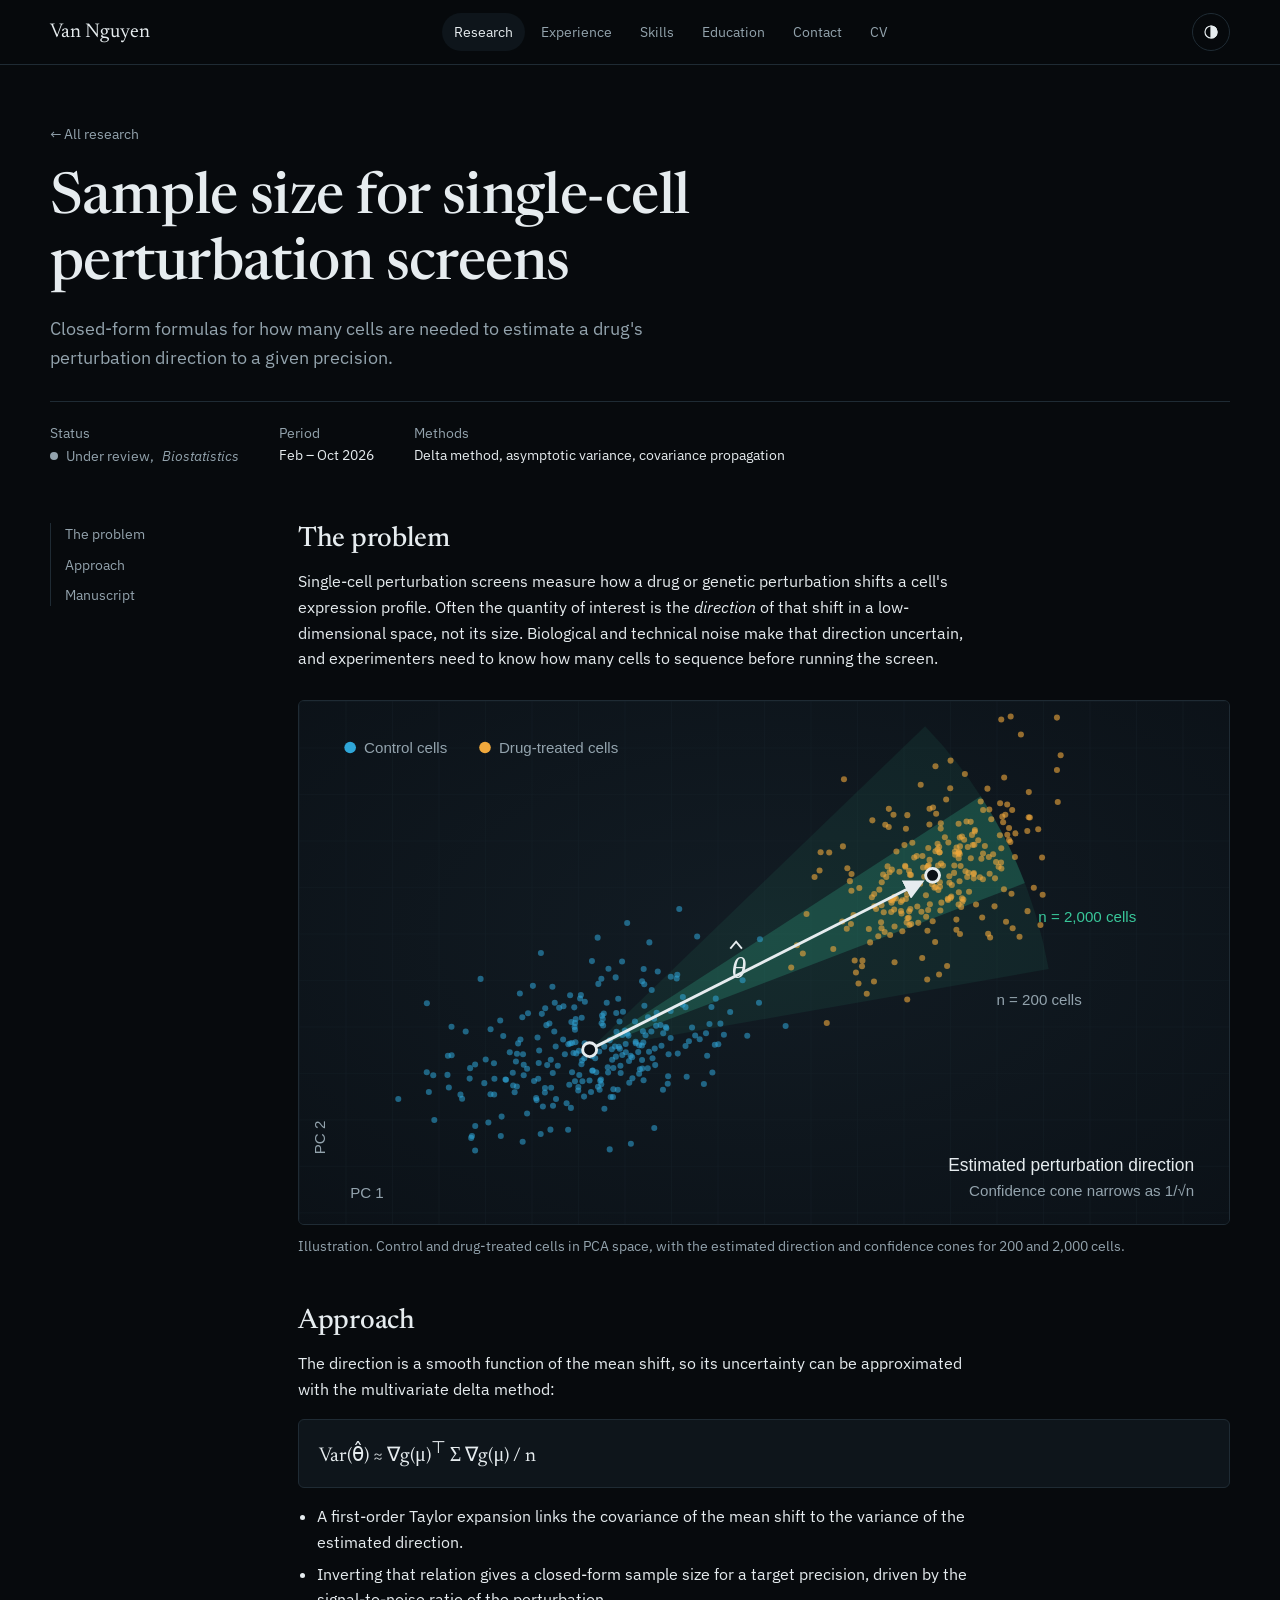
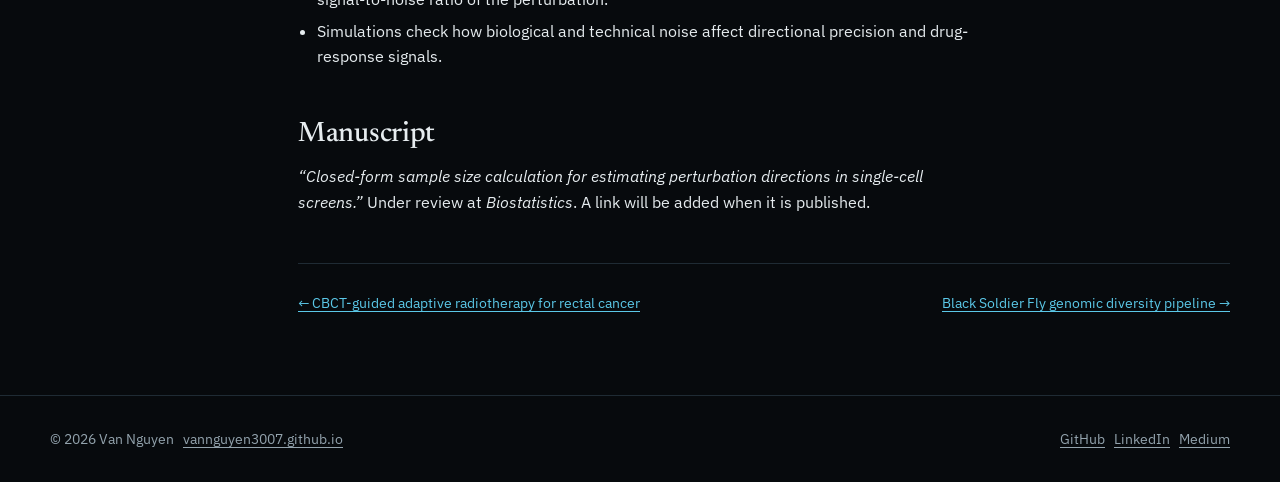
<file: research/perturbation.html>
<!doctype html>
<html lang="en">
<head>
  <meta charset="utf-8">
  <meta name="viewport" content="width=device-width, initial-scale=1">
  <title>Sample size for single-cell perturbation screens — Van Nguyen</title>
  <meta name="description" content="Closed-form formulas for how many cells are needed to estimate a drug's perturbation direction to a given precision.">
  <link rel="icon" href="data:image/svg+xml,<svg xmlns='http://www.w3.org/2000/svg' viewBox='0 0 32 32'><circle cx='16' cy='16' r='13' fill='none' stroke='%232fa6d8' stroke-width='2'/><circle cx='16' cy='16' r='8' fill='none' stroke='%23f0a83c' stroke-width='2'/><circle cx='16' cy='16' r='3' fill='%23e8553f'/></svg>">
  <link rel="preconnect" href="https://fonts.googleapis.com">
  <link rel="preconnect" href="https://fonts.gstatic.com" crossorigin>
  <link rel="stylesheet" href="https://fonts.googleapis.com/css2?family=IBM+Plex+Sans:wght@400;500;600&family=Newsreader:opsz,wght@6..72,400;6..72,500&display=swap">
  <link rel="stylesheet" href="../assets/css/main.css">
  <script>try{var t=localStorage.getItem("theme");if(t)document.documentElement.dataset.theme=t}catch(e){}</script>
  <script src="../assets/js/main.js" defer></script>
</head>
<body>
<a class="skip" href="#main">Skip to content</a>

<!-- ===== HEADER (copy of the home page header with ../ paths) ===== -->
<header class="site-header">
  <div class="wrap">
    <a class="brand" href="../index.html">Van Nguyen</a>
    <nav class="nav" aria-label="Main">
      <a href="../index.html#research" aria-current="page">Research</a>
      <a href="../index.html#experience">Experience</a>
      <a href="../index.html#skills">Skills</a>
      <a href="../index.html#education">Education</a>
      <a href="../index.html#contact">Contact</a>
      <a href="../cv/Van_Nguyen_CV.pdf" target="_blank" rel="noopener">CV</a>
    </nav>
    <div style="display:flex;gap:8px">
      <button class="icon-btn" data-theme-toggle aria-label="Switch theme">
        <svg viewBox="0 0 24 24" fill="none" stroke="currentColor" stroke-width="1.6" aria-hidden="true"><circle cx="12" cy="12" r="8"/><path d="M12 4a8 8 0 0 1 0 16z" fill="currentColor"/></svg>
      </button>
      <button class="icon-btn menu-btn" data-menu-toggle aria-label="Open menu" aria-expanded="false">
        <svg viewBox="0 0 24 24" fill="none" stroke="currentColor" stroke-width="1.6" aria-hidden="true"><path d="M4 7h16M4 12h16M4 17h16"/></svg>
      </button>
    </div>
  </div>
</header>

<main id="main">
  <!-- ===== PAGE HEADING: title, one-sentence summary, key facts ===== -->
  <div class="wrap page-head">
    <a class="crumb" href="../index.html#research">← All research</a>
    <h1>Sample size for single-cell perturbation screens</h1>
    <p class="lede">Closed-form formulas for how many cells are needed to estimate a drug's perturbation direction to a given precision.</p>
    <dl class="facts">
      <div><dt>Status</dt><dd><span class="status">Under review, <em>Biostatistics</em></span></dd></div>
      <div><dt>Period</dt><dd>Feb – Oct 2026</dd></div>
      <div><dt>Methods</dt><dd>Delta method, asymptotic variance, covariance propagation</dd></div>
    </dl>
  </div>

  <!-- ===== BODY: table of contents on the left, write-up on the right ===== -->
  <div class="wrap article">
    <nav class="toc" aria-label="On this page"><ol>
      <li><a href="#problem">The problem</a></li>
      <li><a href="#approach">Approach</a></li>
      <li><a href="#paper">Manuscript</a></li>
    </ol></nav>
    <div class="prose">
      <h2 id="problem">The problem</h2>
      <p>Single-cell perturbation screens measure how a drug or genetic perturbation shifts a cell's expression profile. Often the quantity of interest is the <em>direction</em> of that shift in a low-dimensional space, not its size. Biological and technical noise make that direction uncertain, and experimenters need to know how many cells to sequence before running the screen.</p>
            <figure>
        <div class="plate plate-art"><img src="../assets/figures/art/perturbation.svg" alt="Illustration: Control and drug-treated cells in PCA space, with the estimated direction and confidence cones for 200 and 2,000 cells." width="800" height="450"></div>
        <figcaption>Illustration. Control and drug-treated cells in PCA space, with the estimated direction and confidence cones for 200 and 2,000 cells.</figcaption>
      </figure>
      <h2 id="approach">Approach</h2>
      <p>The direction is a smooth function of the mean shift, so its uncertainty can be approximated with the multivariate delta method:</p>
      <div class="math">Var(θ̂) ≈ ∇g(μ)<sup>⊤</sup> Σ ∇g(μ) / n</div>
      <ul>
        <li>A first-order Taylor expansion links the covariance of the mean shift to the variance of the estimated direction.</li>
        <li>Inverting that relation gives a closed-form sample size for a target precision, driven by the signal-to-noise ratio of the perturbation.</li>
        <li>Simulations check how biological and technical noise affect directional precision and drug-response signals.</li>
      </ul>
      <h2 id="paper">Manuscript</h2>
      <p><em>“Closed-form sample size calculation for estimating perturbation directions in single-cell screens.”</em> Under review at <em>Biostatistics</em>. A link will be added when it is published.</p>
      <nav class="next-prev" aria-label="More projects">
        <a href="radiotherapy.html">← CBCT-guided adaptive radiotherapy for rectal cancer</a>
        <a href="genomics.html">Black Soldier Fly genomic diversity pipeline →</a>
      </nav>
    </div>
  </div>
</main>

<footer class="site-footer">
  <div class="wrap">
    <span>© 2026 Van Nguyen &nbsp; <a href="https://vannguyen3007.github.io">vannguyen3007.github.io</a></span>
    <span><a href="https://github.com/vannguyen3007" target="_blank" rel="noopener">GitHub</a> &nbsp; <a href="https://www.linkedin.com/in/van-nguyen-b05455b2/" target="_blank" rel="noopener">LinkedIn</a> &nbsp; <a href="https://medium.com/@vannguyen-8073" target="_blank" rel="noopener">Medium</a></span>
  </div>
</footer>
</body>
</html>
</file>
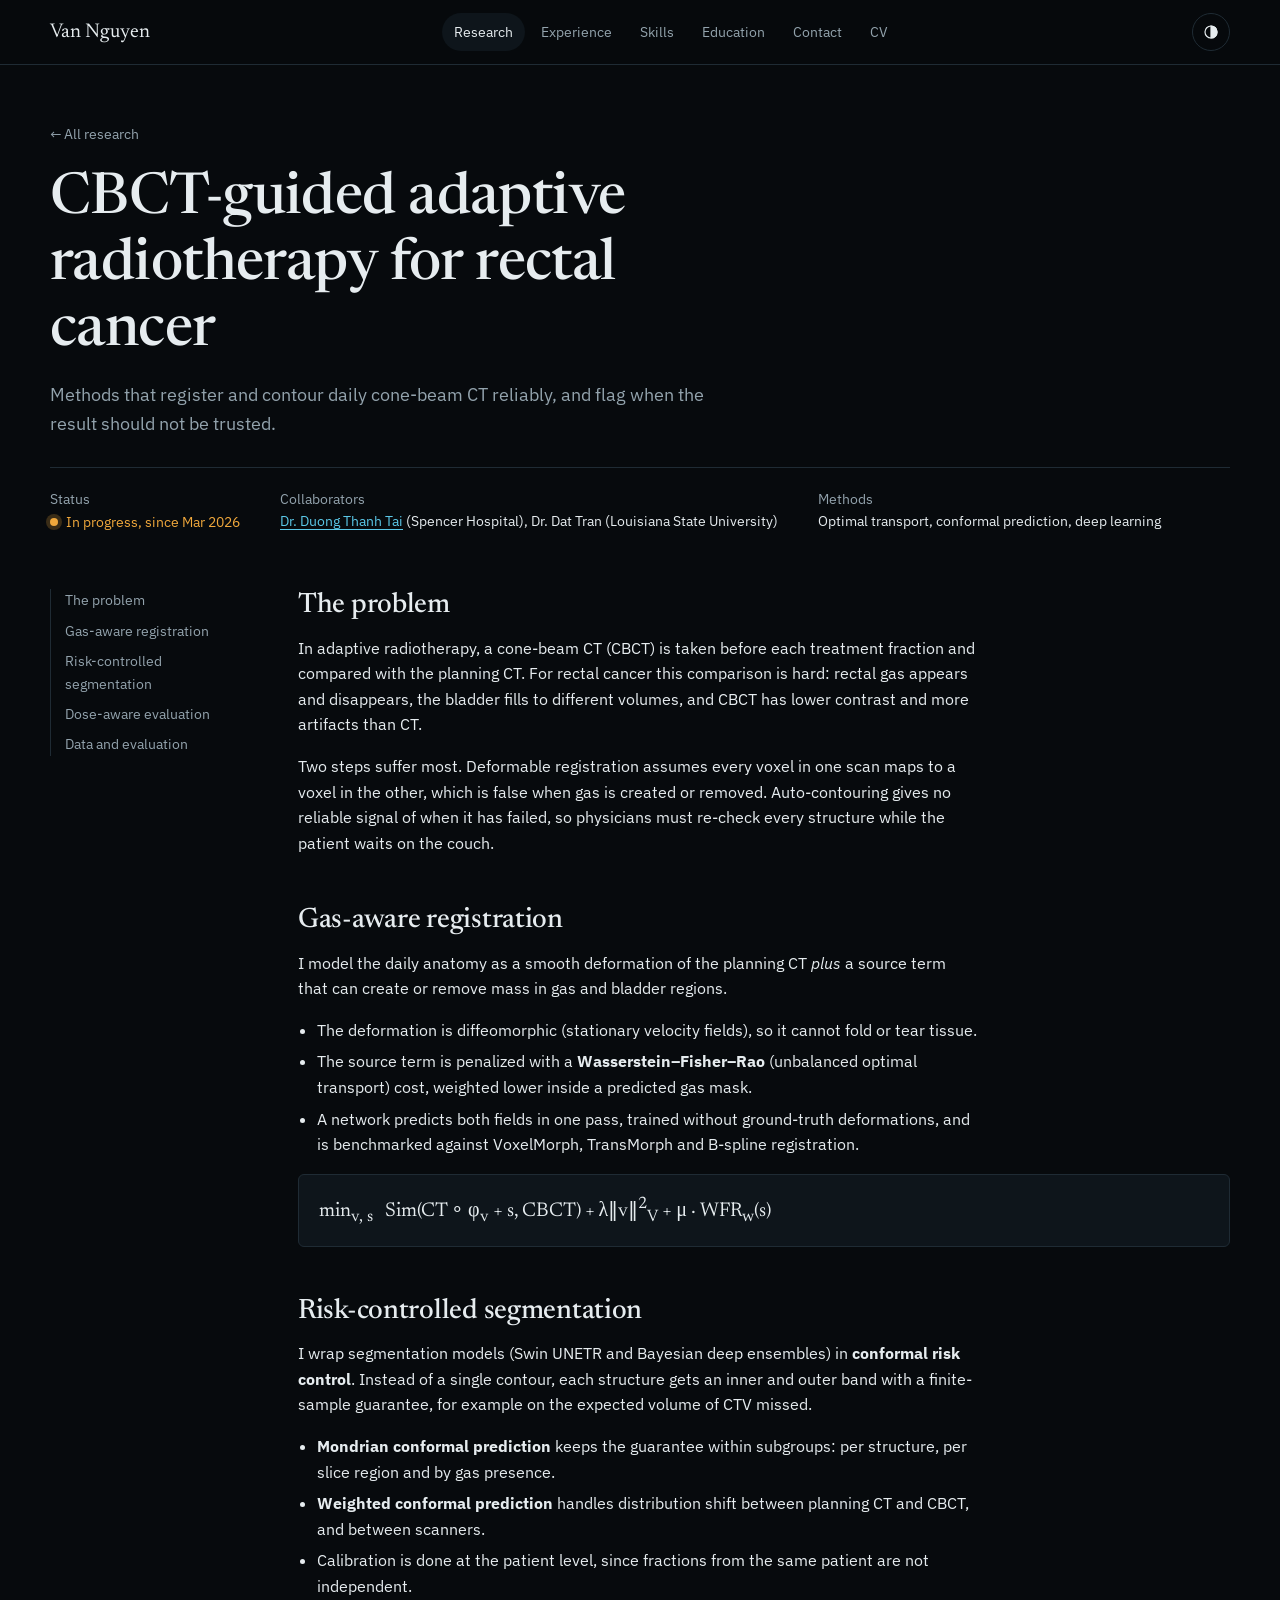
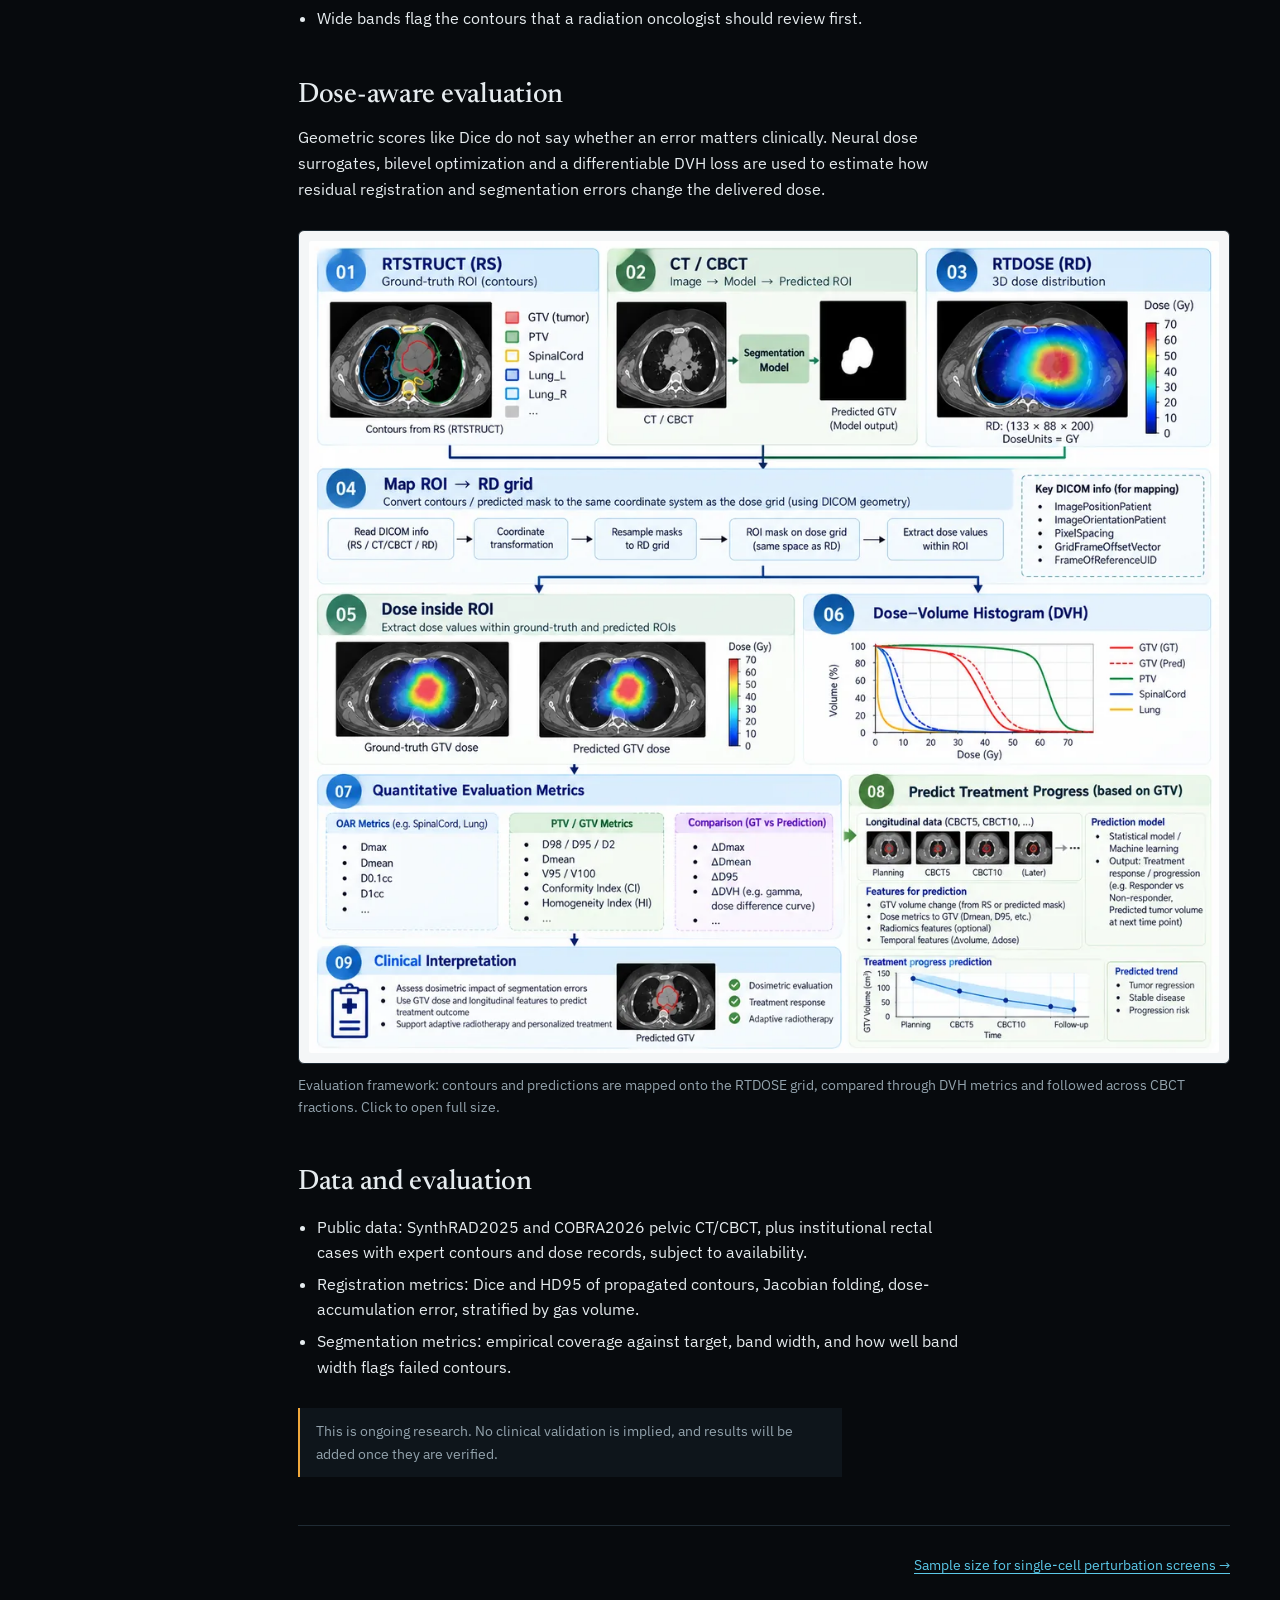
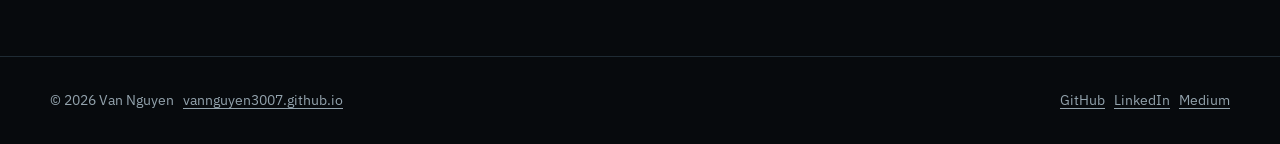
<file: research/radiotherapy.html>
<!doctype html>
<html lang="en">
<head>
  <meta charset="utf-8">
  <meta name="viewport" content="width=device-width, initial-scale=1">
  <title>CBCT-guided adaptive radiotherapy for rectal cancer — Van Nguyen</title>
  <meta name="description" content="Methods that register and contour daily cone-beam CT reliably, and flag when the result should not be trusted.">
  <link rel="icon" href="data:image/svg+xml,<svg xmlns='http://www.w3.org/2000/svg' viewBox='0 0 32 32'><circle cx='16' cy='16' r='13' fill='none' stroke='%232fa6d8' stroke-width='2'/><circle cx='16' cy='16' r='8' fill='none' stroke='%23f0a83c' stroke-width='2'/><circle cx='16' cy='16' r='3' fill='%23e8553f'/></svg>">
  <link rel="preconnect" href="https://fonts.googleapis.com">
  <link rel="preconnect" href="https://fonts.gstatic.com" crossorigin>
  <link rel="stylesheet" href="https://fonts.googleapis.com/css2?family=IBM+Plex+Sans:wght@400;500;600&family=Newsreader:opsz,wght@6..72,400;6..72,500&display=swap">
  <link rel="stylesheet" href="../assets/css/main.css">
  <script>try{var t=localStorage.getItem("theme");if(t)document.documentElement.dataset.theme=t}catch(e){}</script>
  <script src="../assets/js/main.js" defer></script>
</head>
<body>
<a class="skip" href="#main">Skip to content</a>

<!-- ===== HEADER (copy of the home page header with ../ paths) ===== -->
<header class="site-header">
  <div class="wrap">
    <a class="brand" href="../index.html">Van Nguyen</a>
    <nav class="nav" aria-label="Main">
      <a href="../index.html#research" aria-current="page">Research</a>
      <a href="../index.html#experience">Experience</a>
      <a href="../index.html#skills">Skills</a>
      <a href="../index.html#education">Education</a>
      <a href="../index.html#contact">Contact</a>
      <a href="../cv/Van_Nguyen_CV.pdf" target="_blank" rel="noopener">CV</a>
    </nav>
    <div style="display:flex;gap:8px">
      <button class="icon-btn" data-theme-toggle aria-label="Switch theme">
        <svg viewBox="0 0 24 24" fill="none" stroke="currentColor" stroke-width="1.6" aria-hidden="true"><circle cx="12" cy="12" r="8"/><path d="M12 4a8 8 0 0 1 0 16z" fill="currentColor"/></svg>
      </button>
      <button class="icon-btn menu-btn" data-menu-toggle aria-label="Open menu" aria-expanded="false">
        <svg viewBox="0 0 24 24" fill="none" stroke="currentColor" stroke-width="1.6" aria-hidden="true"><path d="M4 7h16M4 12h16M4 17h16"/></svg>
      </button>
    </div>
  </div>
</header>

<main id="main">
  <!-- ===== PAGE HEADING: title, one-sentence summary, key facts ===== -->
  <div class="wrap page-head">
    <a class="crumb" href="../index.html#research">← All research</a>
    <h1>CBCT-guided adaptive radiotherapy for rectal cancer</h1>
    <p class="lede">Methods that register and contour daily cone-beam CT reliably, and flag when the result should not be trusted.</p>
    <dl class="facts">
      <div><dt>Status</dt><dd><span class="status is-active">In progress, since Mar 2026</span></dd></div>
      <div><dt>Collaborators</dt><dd><a href="https://sites.google.com/view/drduongthanhtai/" target="_blank" rel="noopener">Dr. Duong Thanh Tai</a> (Spencer Hospital), Dr. Dat Tran (Louisiana State University)</dd></div>
      <div><dt>Methods</dt><dd>Optimal transport, conformal prediction, deep learning</dd></div>
    </dl>
  </div>

  <!-- ===== BODY: table of contents on the left, write-up on the right ===== -->
  <div class="wrap article">
    <nav class="toc" aria-label="On this page"><ol>
      <li><a href="#problem">The problem</a></li>
      <li><a href="#registration">Gas-aware registration</a></li>
      <li><a href="#segmentation">Risk-controlled segmentation</a></li>
      <li><a href="#dose">Dose-aware evaluation</a></li>
      <li><a href="#data">Data and evaluation</a></li>
    </ol></nav>
    <div class="prose">
      <h2 id="problem">The problem</h2>
      <p>In adaptive radiotherapy, a cone-beam CT (CBCT) is taken before each treatment fraction and compared with the planning CT. For rectal cancer this comparison is hard: rectal gas appears and disappears, the bladder fills to different volumes, and CBCT has lower contrast and more artifacts than CT.</p>
      <p>Two steps suffer most. Deformable registration assumes every voxel in one scan maps to a voxel in the other, which is false when gas is created or removed. Auto-contouring gives no reliable signal of when it has failed, so physicians must re-check every structure while the patient waits on the couch.</p>
      <h2 id="registration">Gas-aware registration</h2>
      <p>I model the daily anatomy as a smooth deformation of the planning CT <em>plus</em> a source term that can create or remove mass in gas and bladder regions.</p>
      <ul>
        <li>The deformation is diffeomorphic (stationary velocity fields), so it cannot fold or tear tissue.</li>
        <li>The source term is penalized with a <strong>Wasserstein–Fisher–Rao</strong> (unbalanced optimal transport) cost, weighted lower inside a predicted gas mask.</li>
        <li>A network predicts both fields in one pass, trained without ground-truth deformations, and is benchmarked against VoxelMorph, TransMorph and B-spline registration.</li>
      </ul>
      <div class="math">min<sub>v, s</sub> &nbsp; Sim(CT ∘ φ<sub>v</sub> + s, CBCT) + λ‖v‖<sup>2</sup><sub>V</sub> + μ · WFR<sub>w</sub>(s)</div>
      <h2 id="segmentation">Risk-controlled segmentation</h2>
      <p>I wrap segmentation models (Swin UNETR and Bayesian deep ensembles) in <strong>conformal risk control</strong>. Instead of a single contour, each structure gets an inner and outer band with a finite-sample guarantee, for example on the expected volume of CTV missed.</p>
      <ul>
        <li><strong>Mondrian conformal prediction</strong> keeps the guarantee within subgroups: per structure, per slice region and by gas presence.</li>
        <li><strong>Weighted conformal prediction</strong> handles distribution shift between planning CT and CBCT, and between scanners.</li>
        <li>Calibration is done at the patient level, since fractions from the same patient are not independent.</li>
        <li>Wide bands flag the contours that a radiation oncologist should review first.</li>
      </ul>
      <h2 id="dose">Dose-aware evaluation</h2>
      <p>Geometric scores like Dice do not say whether an error matters clinically. Neural dose surrogates, bilevel optimization and a differentiable DVH loss are used to estimate how residual registration and segmentation errors change the delivered dose.</p>
      <figure>
        <a class="plate" href="../assets/figures/ct-cbct-workflow.png" target="_blank" rel="noopener" aria-label="Open figure at full size">
          <img src="../assets/figures/thumbs/ct-cbct-workflow.webp" alt="Workflow: contours, CT/CBCT segmentation and dose grids are mapped to one coordinate system, compared with dose-volume histograms, and tracked across fractions." loading="lazy">
        </a>
        <figcaption>Evaluation framework: contours and predictions are mapped onto the RTDOSE grid, compared through DVH metrics and followed across CBCT fractions. Click to open full size.</figcaption>
      </figure>
      <h2 id="data">Data and evaluation</h2>
      <ul>
        <li>Public data: SynthRAD2025 and COBRA2026 pelvic CT/CBCT, plus institutional rectal cases with expert contours and dose records, subject to availability.</li>
        <li>Registration metrics: Dice and HD95 of propagated contours, Jacobian folding, dose-accumulation error, stratified by gas volume.</li>
        <li>Segmentation metrics: empirical coverage against target, band width, and how well band width flags failed contours.</li>
      </ul>
      <p class="note">This is ongoing research. No clinical validation is implied, and results will be added once they are verified.</p>
      <nav class="next-prev" aria-label="More projects">
        <span></span>
        <a href="perturbation.html">Sample size for single-cell perturbation screens →</a>
      </nav>
    </div>
  </div>
</main>

<footer class="site-footer">
  <div class="wrap">
    <span>© 2026 Van Nguyen &nbsp; <a href="https://vannguyen3007.github.io">vannguyen3007.github.io</a></span>
    <span><a href="https://github.com/vannguyen3007" target="_blank" rel="noopener">GitHub</a> &nbsp; <a href="https://www.linkedin.com/in/van-nguyen-b05455b2/" target="_blank" rel="noopener">LinkedIn</a> &nbsp; <a href="https://medium.com/@vannguyen-8073" target="_blank" rel="noopener">Medium</a></span>
  </div>
</footer>
</body>
</html>
</file>
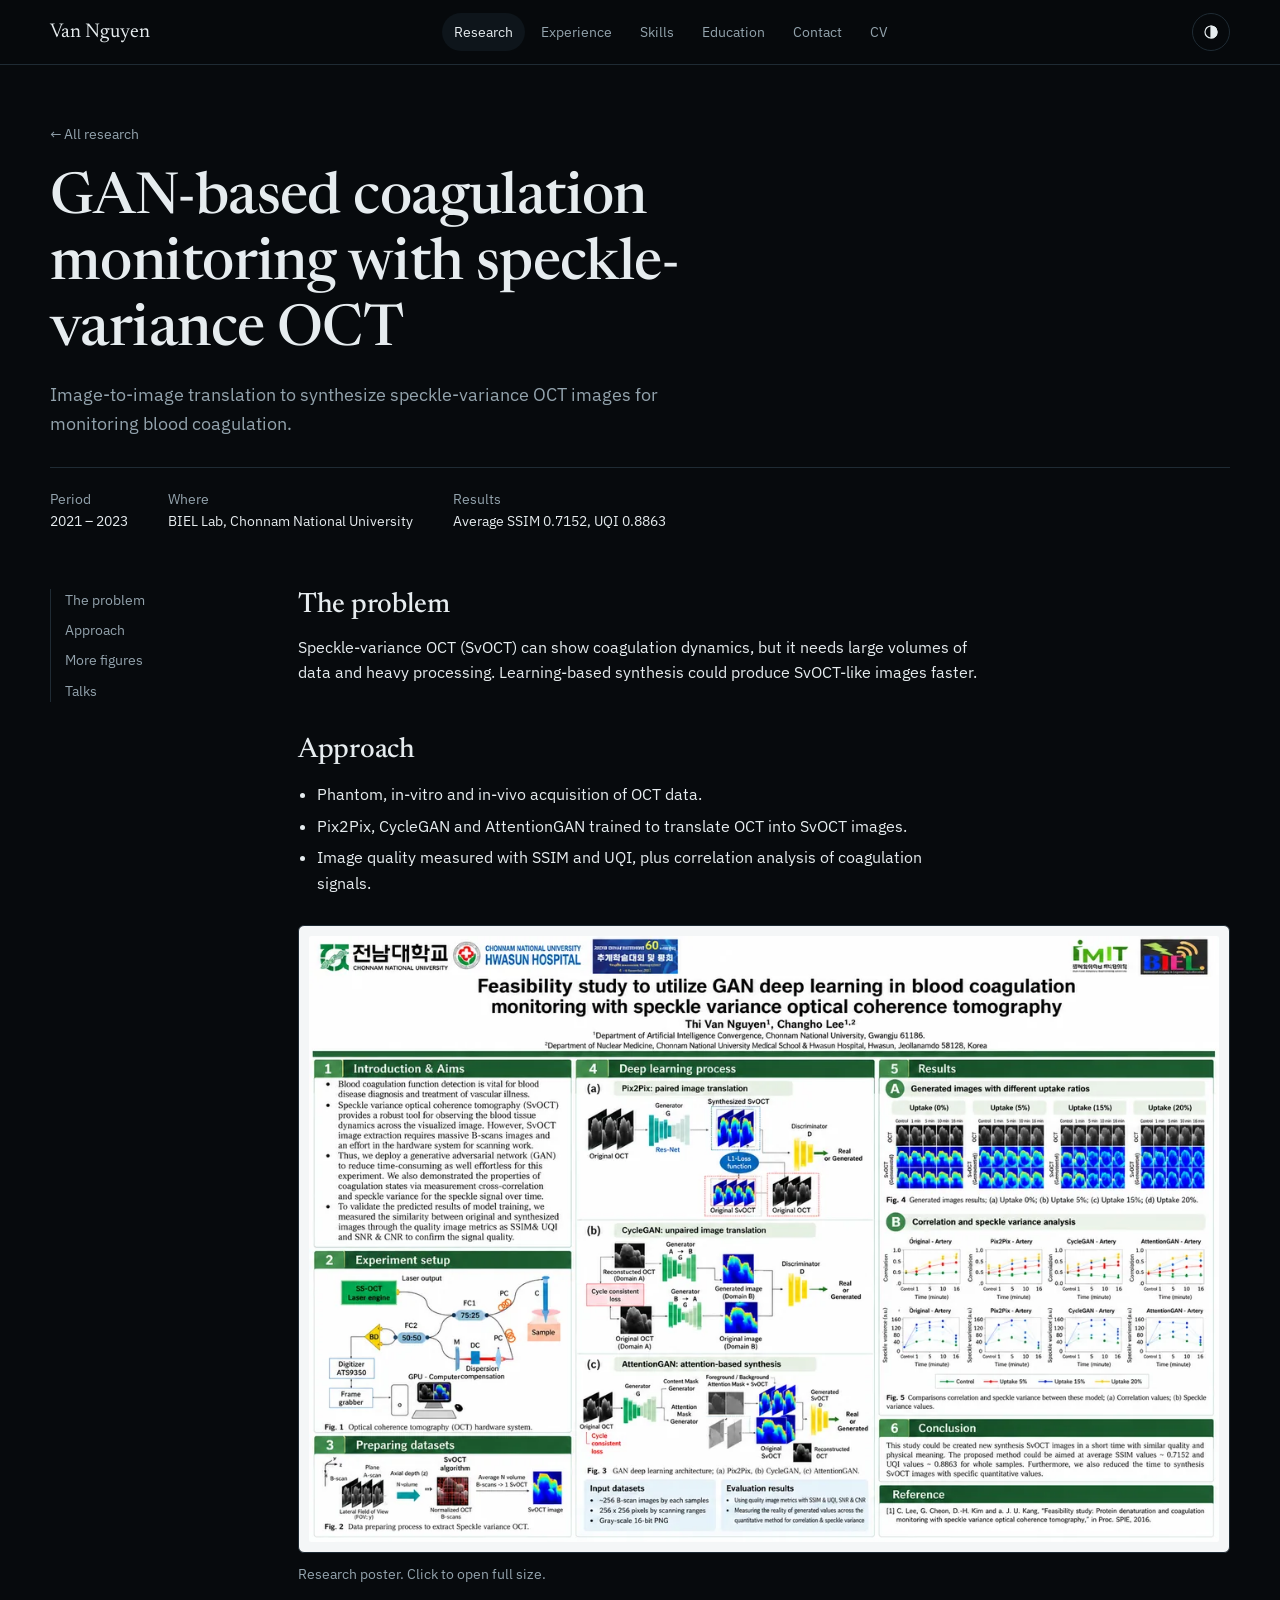
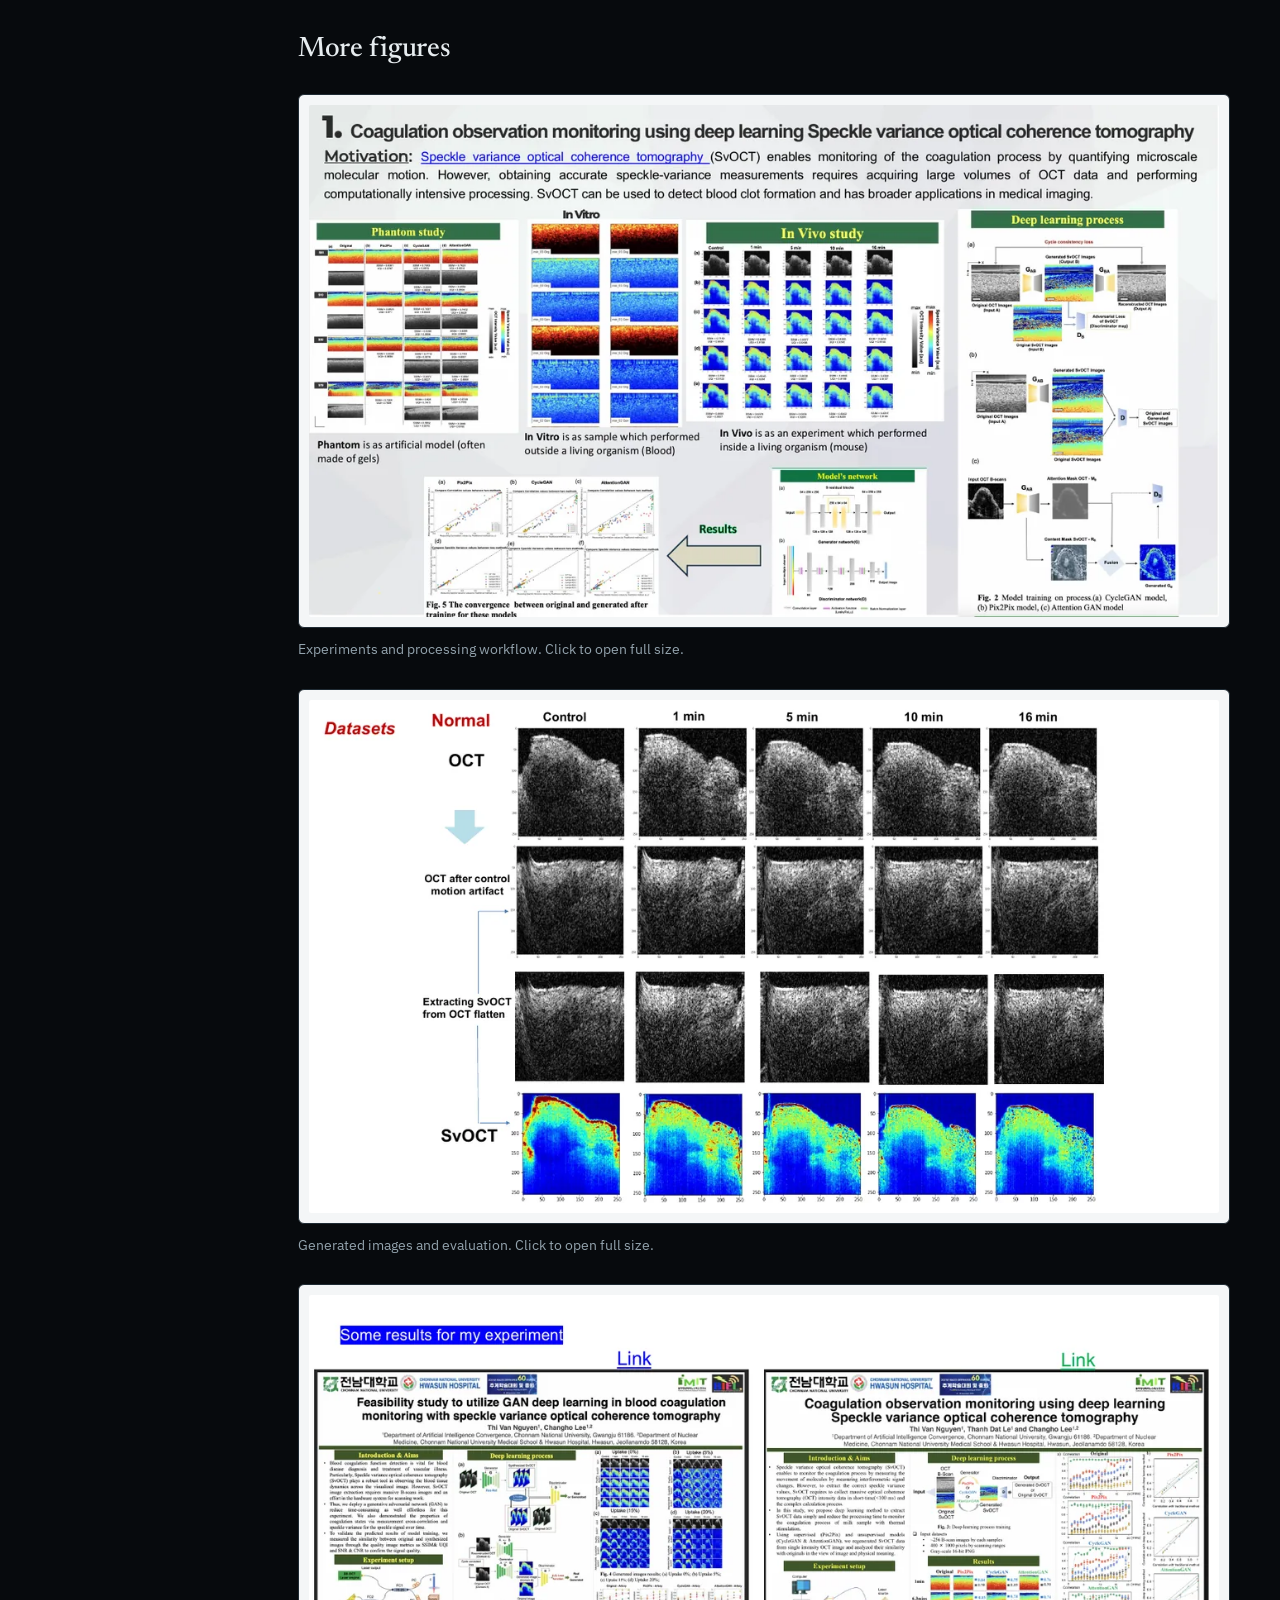
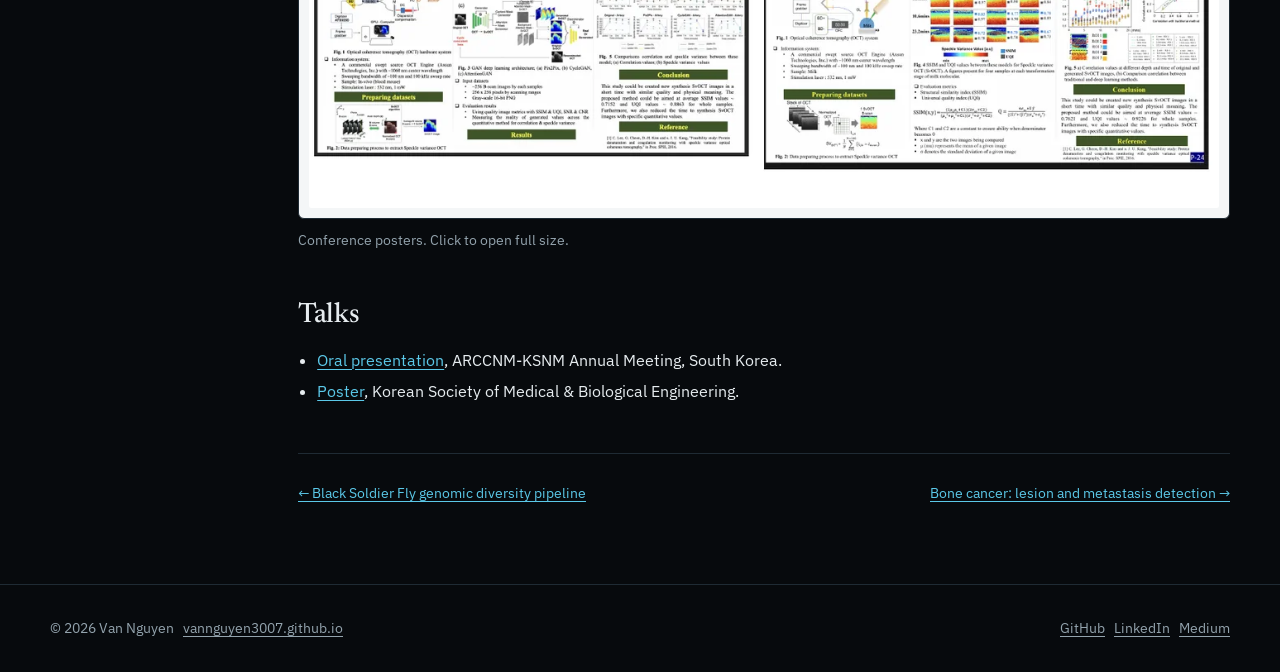
<file: research/svoct.html>
<!doctype html>
<html lang="en">
<head>
  <meta charset="utf-8">
  <meta name="viewport" content="width=device-width, initial-scale=1">
  <title>GAN-based coagulation monitoring with speckle-variance OCT — Van Nguyen</title>
  <meta name="description" content="Image-to-image translation to synthesize speckle-variance OCT images for monitoring blood coagulation.">
  <link rel="icon" href="data:image/svg+xml,<svg xmlns='http://www.w3.org/2000/svg' viewBox='0 0 32 32'><circle cx='16' cy='16' r='13' fill='none' stroke='%232fa6d8' stroke-width='2'/><circle cx='16' cy='16' r='8' fill='none' stroke='%23f0a83c' stroke-width='2'/><circle cx='16' cy='16' r='3' fill='%23e8553f'/></svg>">
  <link rel="preconnect" href="https://fonts.googleapis.com">
  <link rel="preconnect" href="https://fonts.gstatic.com" crossorigin>
  <link rel="stylesheet" href="https://fonts.googleapis.com/css2?family=IBM+Plex+Sans:wght@400;500;600&family=Newsreader:opsz,wght@6..72,400;6..72,500&display=swap">
  <link rel="stylesheet" href="../assets/css/main.css">
  <script>try{var t=localStorage.getItem("theme");if(t)document.documentElement.dataset.theme=t}catch(e){}</script>
  <script src="../assets/js/main.js" defer></script>
</head>
<body>
<a class="skip" href="#main">Skip to content</a>

<!-- ===== HEADER (copy of the home page header with ../ paths) ===== -->
<header class="site-header">
  <div class="wrap">
    <a class="brand" href="../index.html">Van Nguyen</a>
    <nav class="nav" aria-label="Main">
      <a href="../index.html#research" aria-current="page">Research</a>
      <a href="../index.html#experience">Experience</a>
      <a href="../index.html#skills">Skills</a>
      <a href="../index.html#education">Education</a>
      <a href="../index.html#contact">Contact</a>
      <a href="../cv/Van_Nguyen_CV.pdf" target="_blank" rel="noopener">CV</a>
    </nav>
    <div style="display:flex;gap:8px">
      <button class="icon-btn" data-theme-toggle aria-label="Switch theme">
        <svg viewBox="0 0 24 24" fill="none" stroke="currentColor" stroke-width="1.6" aria-hidden="true"><circle cx="12" cy="12" r="8"/><path d="M12 4a8 8 0 0 1 0 16z" fill="currentColor"/></svg>
      </button>
      <button class="icon-btn menu-btn" data-menu-toggle aria-label="Open menu" aria-expanded="false">
        <svg viewBox="0 0 24 24" fill="none" stroke="currentColor" stroke-width="1.6" aria-hidden="true"><path d="M4 7h16M4 12h16M4 17h16"/></svg>
      </button>
    </div>
  </div>
</header>

<main id="main">
  <!-- ===== PAGE HEADING: title, one-sentence summary, key facts ===== -->
  <div class="wrap page-head">
    <a class="crumb" href="../index.html#research">← All research</a>
    <h1>GAN-based coagulation monitoring with speckle-variance OCT</h1>
    <p class="lede">Image-to-image translation to synthesize speckle-variance OCT images for monitoring blood coagulation.</p>
    <dl class="facts">
      <div><dt>Period</dt><dd>2021 – 2023</dd></div>
      <div><dt>Where</dt><dd>BIEL Lab, Chonnam National University</dd></div>
      <div><dt>Results</dt><dd>Average SSIM 0.7152, UQI 0.8863</dd></div>
    </dl>
  </div>

  <!-- ===== BODY: table of contents on the left, write-up on the right ===== -->
  <div class="wrap article">
    <nav class="toc" aria-label="On this page"><ol>
      <li><a href="#problem">The problem</a></li>
      <li><a href="#approach">Approach</a></li>
      <li><a href="#figures">More figures</a></li>
      <li><a href="#talks">Talks</a></li>
    </ol></nav>
    <div class="prose">
      <h2 id="problem">The problem</h2>
      <p>Speckle-variance OCT (SvOCT) can show coagulation dynamics, but it needs large volumes of data and heavy processing. Learning-based synthesis could produce SvOCT-like images faster.</p>
      <h2 id="approach">Approach</h2>
      <ul>
        <li>Phantom, in-vitro and in-vivo acquisition of OCT data.</li>
        <li>Pix2Pix, CycleGAN and AttentionGAN trained to translate OCT into SvOCT images.</li>
        <li>Image quality measured with SSIM and UQI, plus correlation analysis of coagulation signals.</li>
      </ul>
      <figure>
        <a class="plate" href="../assets/figures/gan-svoct-original-poster.png" target="_blank" rel="noopener" aria-label="Open figure at full size">
          <img src="../assets/figures/thumbs/gan-svoct-original-poster.webp" alt="Poster on GAN-based SvOCT synthesis for blood coagulation monitoring." loading="lazy">
        </a>
        <figcaption>Research poster. Click to open full size.</figcaption>
      </figure>
      <h2 id="figures">More figures</h2>
      <figure>
        <a class="plate" href="../assets/figures/research-page-3.png" target="_blank" rel="noopener" aria-label="Open figure at full size">
          <img src="../assets/figures/thumbs/research-page-3.webp" alt="Portfolio slide describing SvOCT experiments." loading="lazy">
        </a>
        <figcaption>Experiments and processing workflow. Click to open full size.</figcaption>
      </figure>
      <figure>
        <a class="plate" href="../assets/figures/research-page-5.png" target="_blank" rel="noopener" aria-label="Open figure at full size">
          <img src="../assets/figures/thumbs/research-page-5.webp" alt="Portfolio slide comparing generated SvOCT images." loading="lazy">
        </a>
        <figcaption>Generated images and evaluation. Click to open full size.</figcaption>
      </figure>
      <figure>
        <a class="plate" href="../assets/figures/research-page-4.png" target="_blank" rel="noopener" aria-label="Open figure at full size">
          <img src="../assets/figures/thumbs/research-page-4.webp" alt="Two conference posters on coagulation observation with OCT." loading="lazy">
        </a>
        <figcaption>Conference posters. Click to open full size.</figcaption>
      </figure>
      <h2 id="talks">Talks</h2>
      <ul>
        <li><a href="https://drive.google.com/file/d/1wRw5Jvd4H7Z7yaCwf6Fahqw2ghIo4lbF/view" target="_blank" rel="noopener">Oral presentation</a>, ARCCNM-KSNM Annual Meeting, South Korea.</li>
        <li><a href="https://drive.google.com/file/d/1g0dbCnCMy5H1PakHXcQETysFvpnIYTBQ/view?usp=sharing" target="_blank" rel="noopener">Poster</a>, Korean Society of Medical &amp; Biological Engineering.</li>
      </ul>
      <nav class="next-prev" aria-label="More projects">
        <a href="genomics.html">← Black Soldier Fly genomic diversity pipeline</a>
        <a href="bone.html">Bone cancer: lesion and metastasis detection →</a>
      </nav>
    </div>
  </div>
</main>

<footer class="site-footer">
  <div class="wrap">
    <span>© 2026 Van Nguyen &nbsp; <a href="https://vannguyen3007.github.io">vannguyen3007.github.io</a></span>
    <span><a href="https://github.com/vannguyen3007" target="_blank" rel="noopener">GitHub</a> &nbsp; <a href="https://www.linkedin.com/in/van-nguyen-b05455b2/" target="_blank" rel="noopener">LinkedIn</a> &nbsp; <a href="https://medium.com/@vannguyen-8073" target="_blank" rel="noopener">Medium</a></span>
  </div>
</footer>
</body>
</html>
</file>
<file: assets/css/main.css>
/* =====================================================================
   Van Nguyen — research site stylesheet
   ---------------------------------------------------------------------
   One file for the whole site. Sections, in order:
     1. Design tokens (colors, type, spacing) — change the look here
     2. Base elements
     3. Layout helpers
     4. Header & footer
     5. Home: hero
     6. Home: sections (news, research, timeline, education, contact)
     7. Project pages
     8. Small screens & reduced motion
   Concept: a dark radiology "reading room". Figures sit on bright
   lightbox plates; the hero draws isodose-style contour lines.
   ===================================================================== */

/* ---------- 1. Design tokens ---------- */
:root {
  /* Dark theme (default) */
  --room:     #070a0d;   /* page background            */
  --panel:    #0e151b;   /* raised surfaces            */
  --rule:     #1f2b34;   /* borders and dividers       */
  --text:     #e6ecef;   /* main text                  */
  --muted:    #93a3ad;   /* secondary text             */
  --signal:   #5bc8e8;   /* links, focus, accents      */
  --hot:      #f0a83c;   /* "in progress" status only  */
  --plate:    #f4f6f7;   /* lightbox behind figures    */

  /* Isodose ramp used by the hero contours (low dose → high dose) */
  --iso-1: #2f5bd3; --iso-2: #2fa6d8; --iso-3: #39c79a;
  --iso-4: #c9d64a; --iso-5: #f0a83c; --iso-6: #e8553f;

  --serif: "Newsreader", Georgia, "Times New Roman", serif;
  --sans:  "IBM Plex Sans", system-ui, -apple-system, "Segoe UI", sans-serif;

  /* Type scale (1.25 ratio) */
  --fs-sm: 0.875rem; --fs-base: 1rem; --fs-md: 1.125rem;
  --fs-lg: 1.5rem;   --fs-xl: 2.25rem; --fs-2xl: clamp(2.6rem, 6vw, 4.75rem);

  --wrap: 1180px;
  --gutter: clamp(16px, 4vw, 40px);
  --radius-plate: 6px;
  --radius-control: 999px;
  color-scheme: dark;
}

/* Light theme — dark is the default; visitors switch with the toggle */
:root[data-theme="light"] {
  --room: #f6f8f9; --panel: #ffffff; --rule: #d9e1e6;
  --text: #0f1a20; --muted: #4f616c; --signal: #0b6f93;
  --hot: #b56a00; --plate: #ffffff;
  color-scheme: light;
}

/* ---------- 2. Base elements ---------- */
*, *::before, *::after { box-sizing: border-box; }
html { scroll-behavior: smooth; scroll-padding-top: 80px; }
body {
  margin: 0;
  background: var(--room);
  color: var(--text);
  font: 400 var(--fs-base)/1.6 var(--sans);
  -webkit-font-smoothing: antialiased;
}
h1, h2, h3 { font-family: var(--serif); font-weight: 500; line-height: 1.15; margin: 0; letter-spacing: -0.01em; }
h2 { font-size: var(--fs-xl); }
h3 { font-size: var(--fs-lg); }
p { margin: 0 0 1em; max-width: 68ch; }
a { color: var(--signal); text-underline-offset: 3px; text-decoration-thickness: 1px; }
a:hover { text-decoration-thickness: 2px; }
img { max-width: 100%; display: block; }
:focus-visible { outline: 2px solid var(--signal); outline-offset: 3px; border-radius: 3px; }
.muted { color: var(--muted); }
.skip { position: absolute; left: -999px; }
.skip:focus { left: 16px; top: 12px; z-index: 50; background: var(--panel); padding: 8px 14px; }

/* ---------- 3. Layout helpers ---------- */
.wrap { width: min(var(--wrap), 100% - 2 * var(--gutter)); margin-inline: auto; }
.section { padding-block: clamp(56px, 9vw, 104px); border-top: 1px solid var(--rule); }
.section-head { display: grid; grid-template-columns: minmax(0, 1fr) minmax(0, 2fr); gap: 24px 48px; margin-bottom: 40px; align-items: end; }
.section-head p { color: var(--muted); margin: 0; }

/* Buttons: one primary style, one quiet style */
.btn {
  display: inline-flex; align-items: center; gap: 8px;
  padding: 10px 20px; border-radius: var(--radius-control);
  border: 1px solid var(--rule); color: var(--text);
  text-decoration: none; font-weight: 500; font-size: var(--fs-sm);
  background: transparent; cursor: pointer; transition: border-color .2s, background .2s;
}
.btn:hover { border-color: var(--signal); }
.btn-primary { background: var(--text); color: var(--room); border-color: var(--text); }
.btn-primary:hover { background: var(--signal); border-color: var(--signal); color: #04111a; }

/* Small rounded labels for methods and tools */
.tags { display: flex; flex-wrap: wrap; gap: 6px; list-style: none; padding: 0; margin: 0; }
.tags li { font-size: 0.78rem; color: var(--muted); border: 1px solid var(--rule); border-radius: var(--radius-control); padding: 2px 10px; }

/* Status marker on projects */
.status { display: inline-flex; align-items: center; gap: 8px; font-size: var(--fs-sm); color: var(--muted); }
.status::before { content: ""; width: 8px; height: 8px; border-radius: 50%; background: var(--muted); }
.status.is-active { color: var(--hot); }
.status.is-active::before { background: var(--hot); box-shadow: 0 0 0 4px color-mix(in srgb, var(--hot) 22%, transparent); }

/* Lightbox plate: every research figure sits on one */
.plate {
  display: block; background: var(--plate); border-radius: var(--radius-plate);
  padding: 10px; border: 1px solid var(--rule); overflow: hidden;
}
.plate img { border-radius: 2px; width: 100%; height: 100%; object-fit: contain; }

/* ---------- 4. Header & footer ---------- */
.site-header {
  position: sticky; top: 0; z-index: 20;
  background: color-mix(in srgb, var(--room) 82%, transparent);
  backdrop-filter: blur(12px); border-bottom: 1px solid var(--rule);
}
.site-header .wrap { display: flex; align-items: center; justify-content: space-between; height: 64px; gap: 16px; }
.brand { font-family: var(--serif); font-size: 1.25rem; color: var(--text); text-decoration: none; }
.nav { display: flex; align-items: center; gap: 4px; }
.nav a { color: var(--muted); text-decoration: none; font-size: var(--fs-sm); padding: 8px 12px; border-radius: var(--radius-control); }
.nav a:hover, .nav a[aria-current="page"] { color: var(--text); background: var(--panel); }
.icon-btn {
  width: 38px; height: 38px; border-radius: 50%; border: 1px solid var(--rule);
  background: transparent; color: var(--text); cursor: pointer; display: grid; place-items: center;
}
.icon-btn svg { width: 18px; height: 18px; }
.menu-btn { display: none; }

.site-footer { border-top: 1px solid var(--rule); padding-block: 32px; color: var(--muted); font-size: var(--fs-sm); }
.site-footer .wrap { display: flex; justify-content: space-between; flex-wrap: wrap; gap: 12px; }
.site-footer a { color: var(--muted); }

/* ---------- 5. Home: hero ---------- */
.hero { position: relative; overflow: hidden; min-height: min(88vh, 760px); display: grid; align-items: center; }
#isodose { position: absolute; inset: 0; width: 100%; height: 100%; }
/* Fade the contours behind the text so it stays readable */
.hero::after {
  content: ""; position: absolute; inset: 0; pointer-events: none;
  background: linear-gradient(90deg, var(--room) 0%, color-mix(in srgb, var(--room) 88%, transparent) 38%, transparent 72%);
}
.hero .wrap { position: relative; z-index: 1; padding-block: 72px; }
.hero h1 { font-size: var(--fs-2xl); font-weight: 400; max-width: 13ch; }
.hero .lede { font-size: var(--fs-md); color: var(--muted); max-width: 46ch; margin: 24px 0 32px; }
.hero .actions { display: flex; flex-wrap: wrap; gap: 10px; }
.hero .now { margin-top: 40px; font-size: var(--fs-sm); color: var(--muted); max-width: 46ch; }
.hero .now strong { color: var(--text); font-weight: 500; }
.hero-caption {
  position: absolute; right: var(--gutter); bottom: 20px; z-index: 1;
  font-size: 0.75rem; color: var(--muted); display: flex; align-items: center; gap: 10px;
}
.ramp { width: 96px; height: 6px; border-radius: 3px;
  background: linear-gradient(90deg, var(--iso-1), var(--iso-2), var(--iso-3), var(--iso-4), var(--iso-5), var(--iso-6)); }

/* ---------- 6. Home: sections ---------- */

/* News — a dated list */
.news { list-style: none; padding: 0; margin: 0; display: grid; gap: 0; }
.news li { display: grid; grid-template-columns: 120px 1fr; gap: 24px; padding: 18px 0; border-bottom: 1px solid var(--rule); }
.news time { color: var(--muted); font-size: var(--fs-sm); padding-top: 2px; }
.news p { margin: 0; }

/* Research filter */
.filters { display: flex; flex-wrap: wrap; gap: 8px; margin-bottom: 32px; }
.filters button {
  font: inherit; font-size: var(--fs-sm); color: var(--muted);
  background: transparent; border: 1px solid var(--rule);
  padding: 7px 16px; border-radius: var(--radius-control); cursor: pointer;
}
.filters button[aria-pressed="true"] { color: var(--room); background: var(--text); border-color: var(--text); }

/* Featured project: wide two-column row */
.feature {
  display: grid; grid-template-columns: minmax(0, 1.1fr) minmax(0, 1fr); gap: clamp(24px, 4vw, 56px);
  padding: clamp(20px, 3vw, 36px); background: var(--panel); border: 1px solid var(--rule);
  border-radius: 10px; margin-bottom: 24px; align-items: center;
}
.feature h3 { font-size: clamp(1.6rem, 3vw, 2.1rem); margin: 12px 0 14px; }
.feature .plate { aspect-ratio: 1.12; }
.feature .directions { list-style: none; padding: 0; margin: 20px 0; display: grid; gap: 14px; }
.feature .directions li { padding-left: 16px; border-left: 2px solid var(--signal); }
.feature .directions strong { display: block; font-weight: 500; }
.feature .directions span { color: var(--muted); font-size: var(--fs-sm); }

/* Project grid */
.projects { display: grid; grid-template-columns: repeat(2, minmax(0, 1fr)); gap: 24px; }
.project {
  display: flex; flex-direction: column; gap: 14px;
  padding: 16px 16px 22px; border: 1px solid var(--rule); border-radius: 10px; background: var(--panel);
}
.project .plate { aspect-ratio: 16 / 9; padding: 6px; }
.project h3 { font-size: 1.35rem; }
.project h3 a { color: var(--text); text-decoration: none; }
.project h3 a:hover { color: var(--signal); }
.project p { color: var(--muted); margin: 0; font-size: 0.95rem; }
.project .meta { display: flex; justify-content: space-between; align-items: center; gap: 12px; flex-wrap: wrap; }
.project[hidden], .feature[hidden] { display: none; }

/* Equation plate for projects without a figure */
.equation {
  aspect-ratio: 16 / 9; display: grid; place-content: center; gap: 10px; text-align: center;
  background: var(--plate); color: #0f1a20; border-radius: var(--radius-plate); border: 1px solid var(--rule);
  font-family: var(--serif); font-size: clamp(1.15rem, 2.4vw, 1.6rem); padding: 16px;
}
.equation small { font-family: var(--sans); font-size: 0.8rem; color: #4f616c; }

/* Experience timeline — a real sequence, so it gets a line */
.timeline { list-style: none; padding: 0; margin: 0; position: relative; }
.timeline::before { content: ""; position: absolute; left: 150px; top: 8px; bottom: 8px; width: 1px; background: var(--rule); }
.timeline li { display: grid; grid-template-columns: 150px 1fr; gap: 0 36px; padding: 0 0 32px; position: relative; }
.timeline li::after { content: ""; position: absolute; left: 146px; top: 8px; width: 9px; height: 9px; border-radius: 50%; background: var(--room); border: 2px solid var(--signal); }
.timeline time { color: var(--muted); font-size: var(--fs-sm); padding-top: 2px; }
.timeline h3 { font-family: var(--sans); font-size: var(--fs-md); font-weight: 500; }
.timeline .org { color: var(--muted); font-size: var(--fs-sm); margin-bottom: 6px; }
.timeline p { margin: 0; font-size: 0.95rem; }

/* Education, awards, talks */
.columns { display: grid; grid-template-columns: repeat(3, minmax(0, 1fr)); gap: 40px; }
.columns h3 { font-family: var(--sans); font-size: var(--fs-base); font-weight: 600; margin-bottom: 14px; }
.plain-list { list-style: none; padding: 0; margin: 0; display: grid; gap: 16px; }
.plain-list li { font-size: 0.95rem; }
.plain-list span { display: block; color: var(--muted); font-size: var(--fs-sm); }

/* Research life */
.split { display: grid; grid-template-columns: minmax(0, 1.4fr) minmax(0, 1fr); gap: 48px; align-items: center; }

/* Contact */
.contact h2 { font-size: clamp(2rem, 5vw, 3.4rem); max-width: 18ch; margin-bottom: 20px; }
.contact-links { display: flex; flex-wrap: wrap; gap: 10px; margin-top: 28px; }

/* ---------- 7. Project pages ---------- */
.page-head { padding-block: 56px 40px; }
.crumb { font-size: var(--fs-sm); color: var(--muted); text-decoration: none; }
.crumb:hover { color: var(--text); }
.page-head h1 { font-size: clamp(2.2rem, 5vw, 3.6rem); max-width: 20ch; margin: 20px 0 16px; }
.page-head .lede { font-size: var(--fs-md); color: var(--muted); max-width: 60ch; }
.facts { display: flex; flex-wrap: wrap; gap: 12px 40px; margin-top: 28px; padding-top: 20px; border-top: 1px solid var(--rule); }
.facts div { font-size: var(--fs-sm); }
.facts dt { color: var(--muted); }
.facts dd { margin: 0; }

.article { display: grid; grid-template-columns: 200px minmax(0, 1fr); gap: 48px; padding-bottom: 80px; }
.toc { position: sticky; top: 96px; align-self: start; font-size: var(--fs-sm); }
.toc ol { list-style: none; padding: 0; margin: 0; display: grid; gap: 8px; border-left: 1px solid var(--rule); }
.toc a { color: var(--muted); text-decoration: none; padding-left: 14px; display: block; }
.toc a:hover { color: var(--text); }
.prose h2 { font-size: 1.75rem; margin: 48px 0 14px; }
.prose h2:first-child { margin-top: 0; }
.prose h3 { font-family: var(--sans); font-size: var(--fs-md); font-weight: 600; margin: 24px 0 8px; }
.prose ul { padding-left: 1.2em; max-width: 68ch; }
.prose li { margin-bottom: 6px; }
.prose figure { margin: 28px 0; }
.prose figcaption { font-size: var(--fs-sm); color: var(--muted); margin-top: 10px; }
.note {
  border-left: 2px solid var(--hot); padding: 12px 16px; background: var(--panel);
  color: var(--muted); font-size: var(--fs-sm); max-width: 68ch; margin: 28px 0;
}
.math { font-family: var(--serif); font-size: 1.25rem; background: var(--panel); border: 1px solid var(--rule); border-radius: 6px; padding: 16px 20px; margin: 16px 0; overflow-x: auto; }
.next-prev { display: flex; justify-content: space-between; gap: 16px; padding-top: 28px; margin-top: 48px; border-top: 1px solid var(--rule); font-size: var(--fs-sm); }

/* ---------- 8. Small screens & reduced motion ---------- */
@media (max-width: 900px) {
  .section-head, .feature, .split, .article { grid-template-columns: 1fr; }
  .columns { grid-template-columns: 1fr; gap: 32px; }
  .toc { position: static; }
  .hero::after { background: linear-gradient(180deg, color-mix(in srgb, var(--room) 70%, transparent), var(--room) 85%); }
}
@media (max-width: 720px) {
  .projects { grid-template-columns: 1fr; }
  .menu-btn { display: grid; }
  .nav {
    display: none; position: absolute; top: 64px; left: 0; right: 0;
    flex-direction: column; align-items: stretch; padding: 12px var(--gutter) 20px;
    background: var(--room); border-bottom: 1px solid var(--rule);
  }
  .nav.is-open { display: flex; }
  .news li { grid-template-columns: 1fr; gap: 4px; }
  .timeline::before { left: 4px; }
  .timeline li { grid-template-columns: 1fr; padding-left: 28px; }
  .timeline li::after { left: 0; }
  .hero-caption { display: none; }
}
@media (prefers-reduced-motion: reduce) {
  html { scroll-behavior: auto; }
  * { transition: none !important; }
}

/* ---------- 9. CV-aligned sections (interests, experience details, skills) ---------- */

/* Research interests: four areas, each marked with an isodose color */
.interests { display: grid; grid-template-columns: repeat(4, minmax(0, 1fr)); gap: 0; border-top: 1px solid var(--rule); }
.interest { padding: 24px 24px 8px 0; border-right: 1px solid var(--rule); padding-left: 24px; }
.interest:first-child { padding-left: 0; }
.interest:last-child { border-right: 0; }
.interest h3 { font-size: 1.3rem; display: flex; align-items: center; gap: 10px; margin-bottom: 10px; }
.interest h3::before { content: ""; width: 14px; height: 14px; border-radius: 50%; border: 2px solid var(--mark); box-shadow: 0 0 0 4px color-mix(in srgb, var(--mark) 18%, transparent); flex: none; }
.interest p { color: var(--muted); font-size: 0.95rem; margin: 0; }

/* Timeline dots follow the isodose ramp: newest entries are "hottest" */
.timeline li:nth-child(1)::after { border-color: var(--iso-6); }
.timeline li:nth-child(2)::after { border-color: var(--iso-5); }
.timeline li:nth-child(3)::after { border-color: var(--iso-4); }
.timeline li:nth-child(4)::after { border-color: var(--iso-3); }
.timeline li:nth-child(5)::after { border-color: var(--iso-2); }
.timeline li:nth-child(n+6)::after { border-color: var(--iso-1); }
.timeline .meta-line { color: var(--muted); font-size: var(--fs-sm); margin: 0 0 4px; }

/* Expandable CV bullets */
.timeline details { margin-top: 8px; }
.timeline summary {
  cursor: pointer; list-style: none; display: inline-flex; align-items: center; gap: 8px;
  font-size: var(--fs-sm); color: var(--signal); padding: 4px 0;
}
.timeline summary::-webkit-details-marker { display: none; }
.timeline summary::before { content: "+"; display: grid; place-items: center; width: 18px; height: 18px; border: 1px solid currentColor; border-radius: 50%; font-size: 13px; line-height: 1; transition: transform .2s; }
.timeline details[open] summary::before { content: "−"; }
.timeline details[open] summary { color: var(--muted); }
.timeline details ul { margin: 10px 0 0; padding-left: 1.1em; display: grid; gap: 8px; max-width: 72ch; }
.timeline details li { display: list-item; padding: 0; font-size: 0.95rem; color: var(--muted); }
.timeline details li::after { display: none; }
.timeline details li strong { color: var(--text); font-weight: 500; }
.timeline details[open] ul { animation: unfold .25s ease-out; }
@keyframes unfold { from { opacity: 0; transform: translateY(-4px); } to { opacity: 1; transform: none; } }

/* Skills */
.skills { display: grid; grid-template-columns: repeat(2, minmax(0, 1fr)); gap: 28px 48px; }
.skill-group h3 { font-family: var(--sans); font-size: var(--fs-base); font-weight: 600; margin-bottom: 12px; }
.skill-group .tags li { font-size: 0.85rem; color: var(--text); background: var(--panel); padding: 4px 12px; }

@media (max-width: 900px) {
  .interests { grid-template-columns: repeat(2, minmax(0, 1fr)); }
  .interest:nth-child(2) { border-right: 0; }
  .interest:nth-child(3) { padding-left: 0; }
  .skills { grid-template-columns: 1fr; }
}
@media (max-width: 560px) {
  .interests { grid-template-columns: 1fr; }
  .interest { border-right: 0; padding-left: 0; border-bottom: 1px solid var(--rule); padding-bottom: 20px; }
}
@media (prefers-reduced-motion: reduce) { .timeline details[open] ul { animation: none; } }
.timeline .when-open, .timeline details[open] .when-closed { display: none; }
.timeline details[open] .when-open { display: inline; }
/* Skills: balanced columns with no row gaps */
.skills { display: block; columns: 2; column-gap: 48px; }
.skill-group { break-inside: avoid; margin-bottom: 28px; }
@media (max-width: 900px) { .skills { columns: 1; } }

/* Illustrated plates (dark artwork instead of a light figure) */
.plate.plate-art { background: #0b1117; padding: 0; }
.plate.plate-art img { border-radius: 0; object-fit: cover; }
.project .plate.plate-art { padding: 0; }

/* Award highlight in the Latest list */
.news li.is-award { position: relative; }
.news li.is-award p strong { font-weight: 600; color: var(--text); }
.badge {
  display: inline-flex; align-items: center; gap: 6px; margin-right: 10px; vertical-align: 2px;
  font-size: 0.75rem; font-weight: 600; letter-spacing: .02em; color: #1b1203;
  background: linear-gradient(135deg, #f6d27a, var(--hot)); padding: 2px 10px 2px 8px; border-radius: 999px;
}
.badge::before { content: "★"; font-size: .8rem; }
</file>
